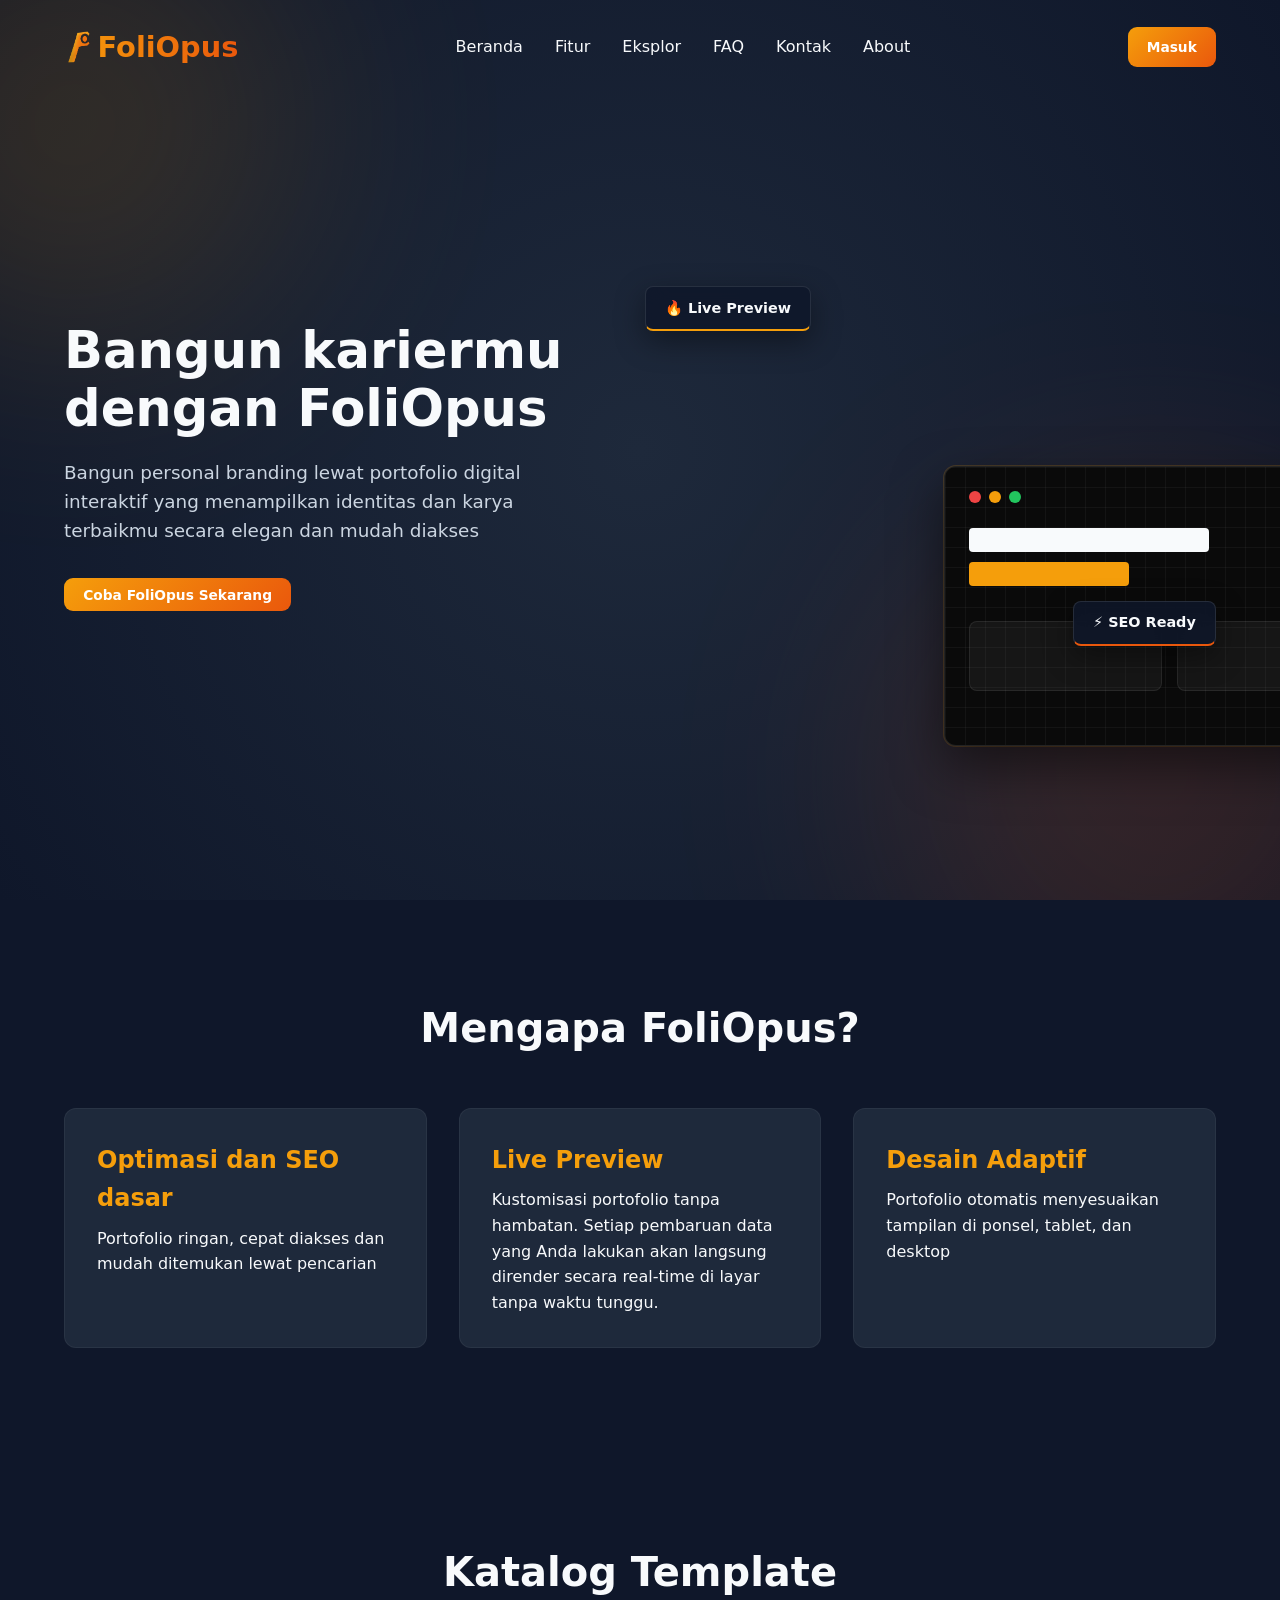
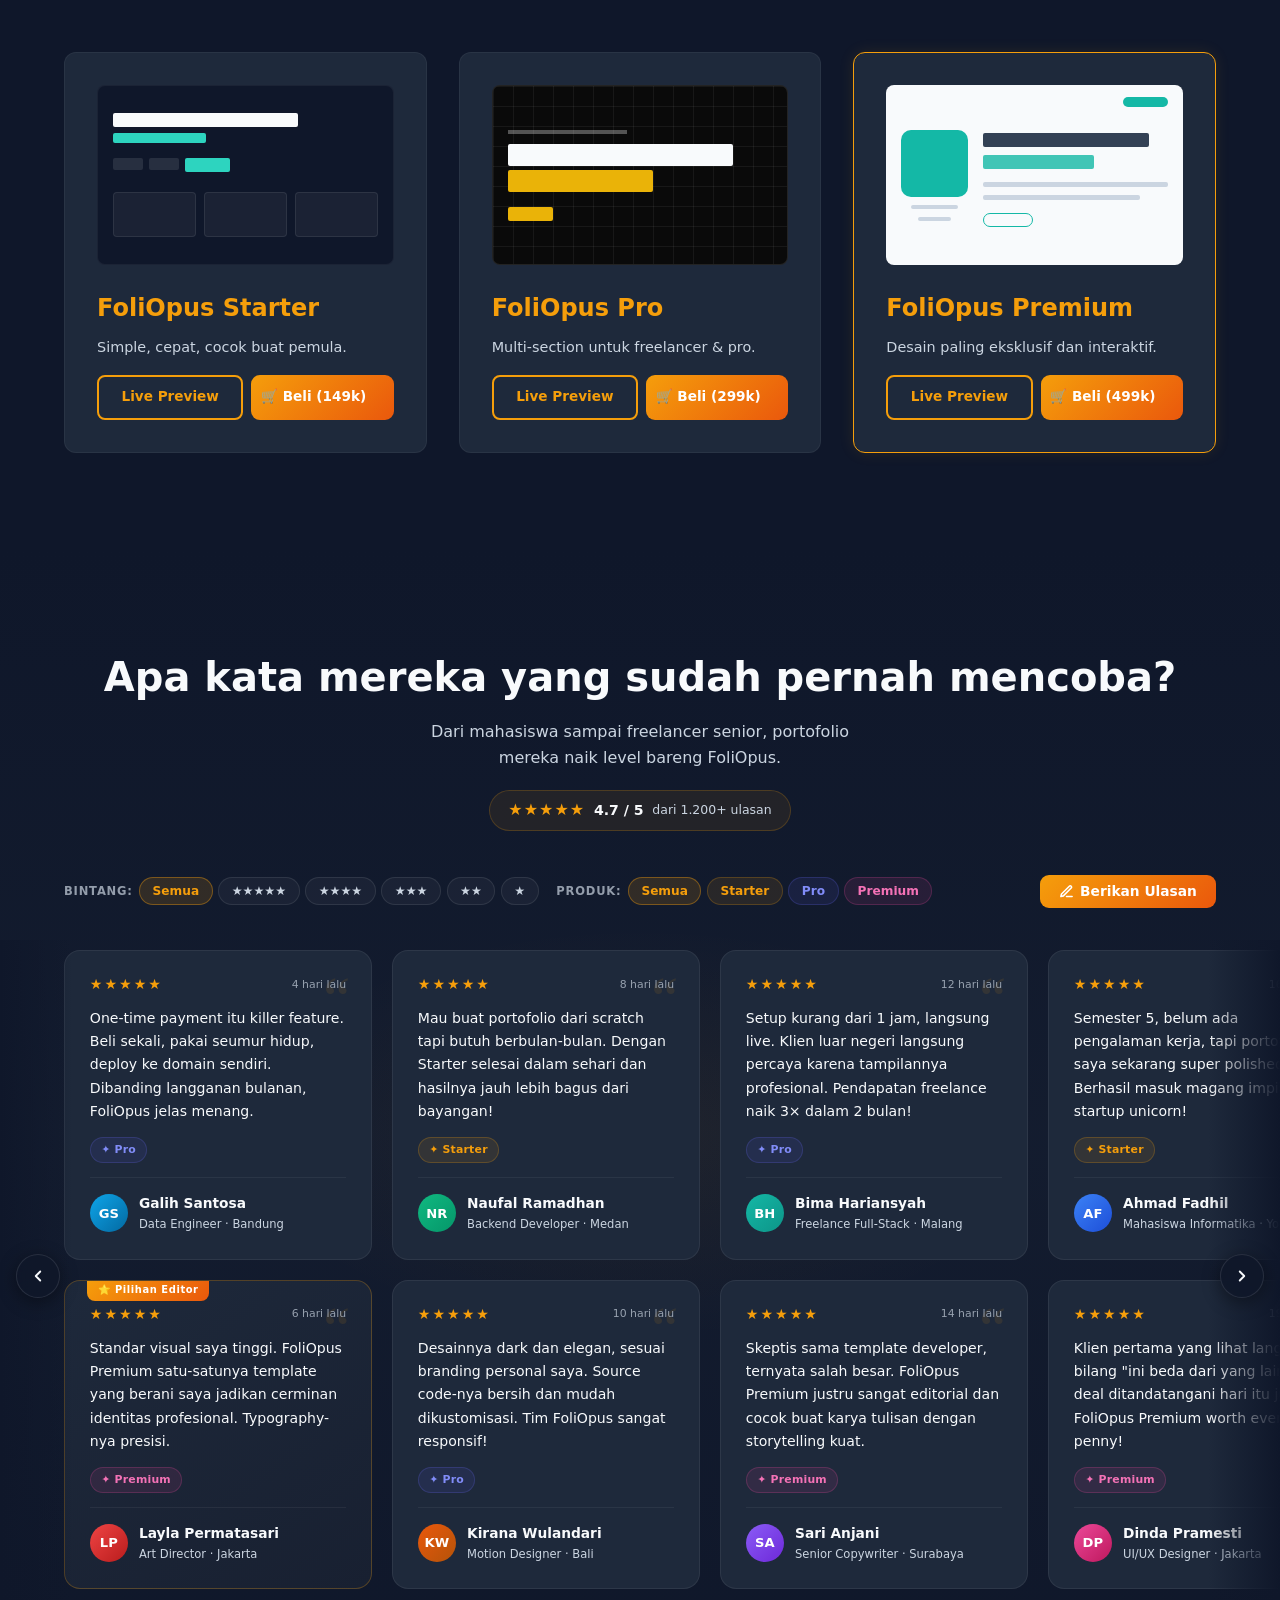
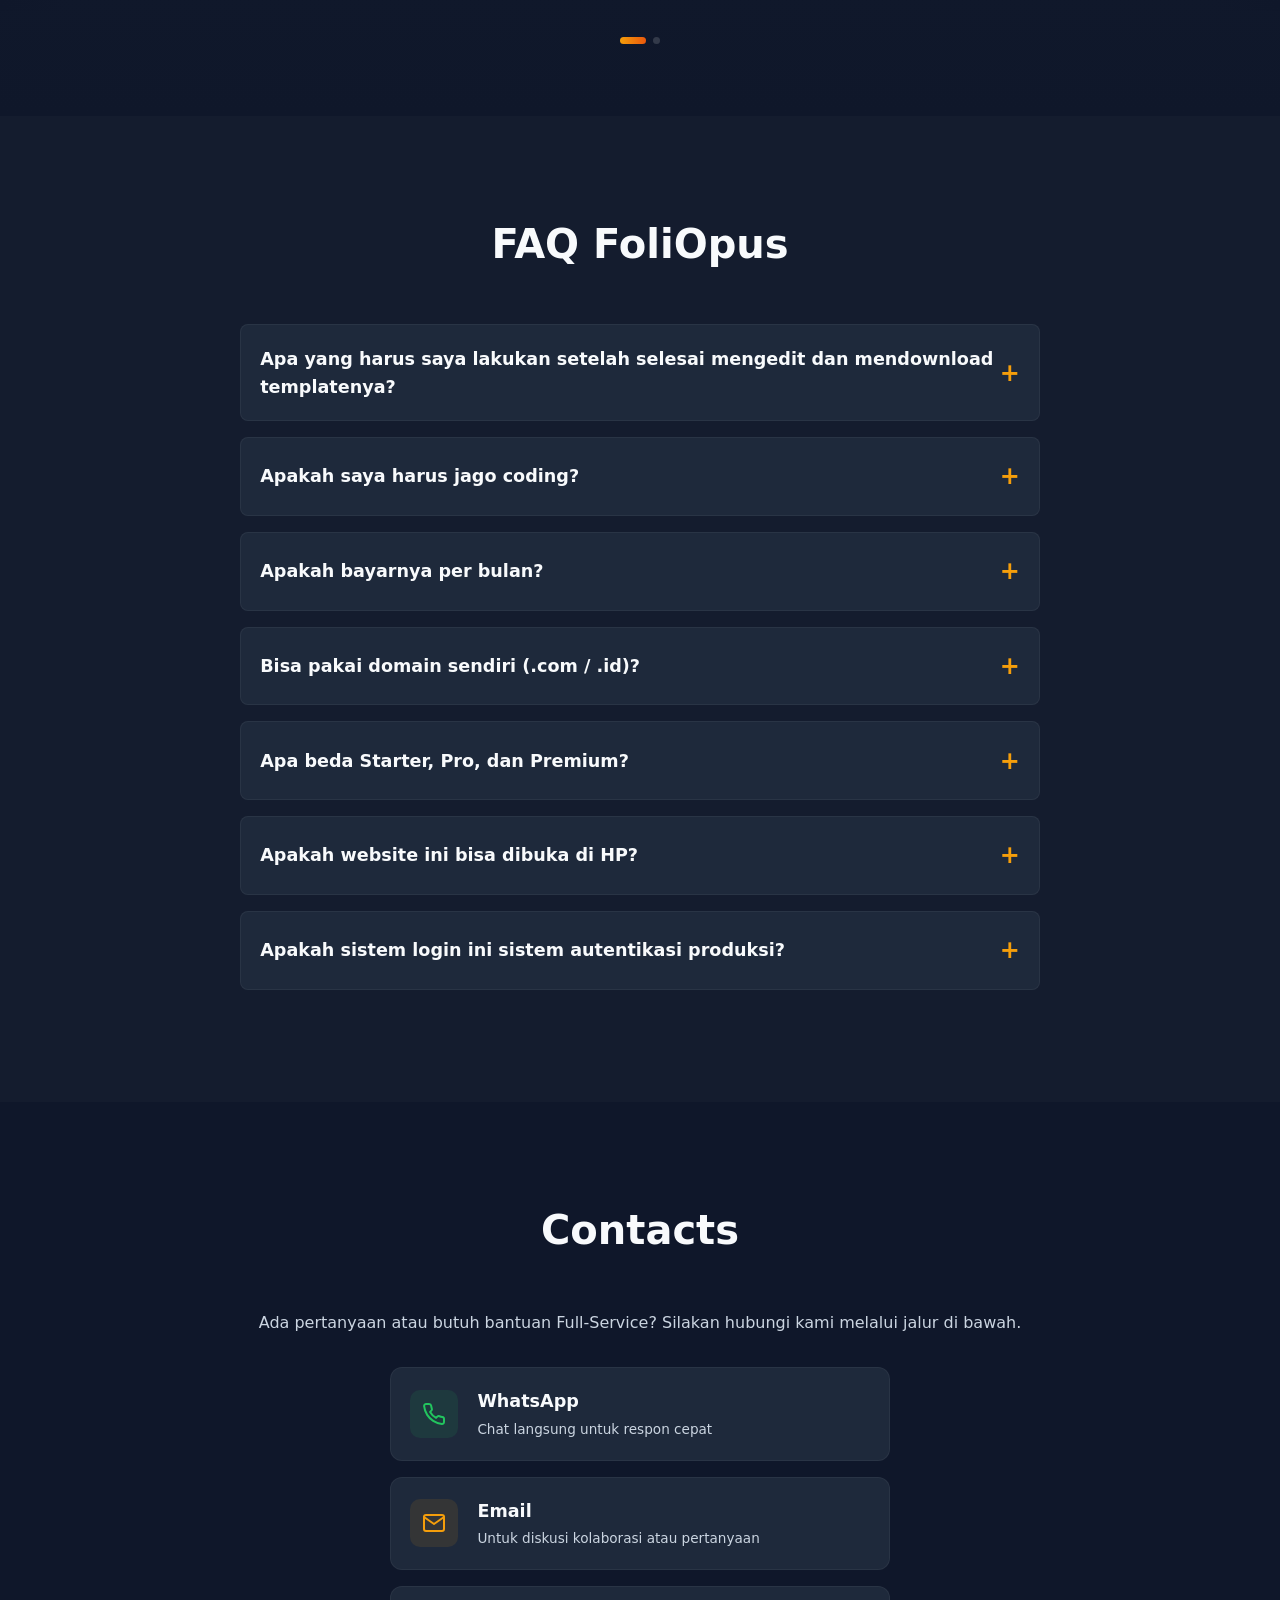
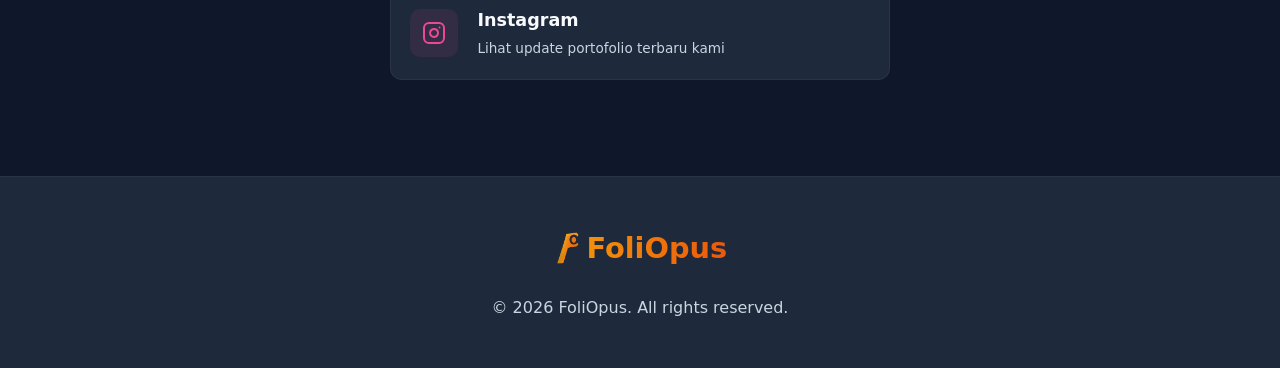
<file: index.html>
<!DOCTYPE html>
<html lang="id">
<head>
    <meta charset="UTF-8">
    <meta name="viewport" content="width=device-width, initial-scale=1.0">
    <title>FoliOpus - Portofolio Digital Interaktif</title>
    <meta name="description" content="FoliOpus adalah platform pembuatan portofolio digital profesional dan interaktif secara instan untuk mahasiswa, freelancer, dan pencari kerja.">
    <link rel="stylesheet" href="style.css">
    <link rel="stylesheet" href="testi.css">
</head>
<body>
    <div id="nav-trigger" style="position: absolute; top: 50px; width: 100%; height: 1px; visibility: hidden;"></div>

    <nav class="navbar">
        <div class="logo">
            <img src="assets/logo.png" alt="FoliOpus Logo" class="logo-img">
            FoliOpus
        </div>
        <ul class="nav-links">
            <li><a href="#hero">Beranda</a></li>
            <li><a href="#features">Fitur</a></li>
            <li><a href="#templates">Eksplor</a></li>
            <li><a href="#faq">FAQ</a></li>
            <li><a href="#contact">Kontak</a></li>
            <li><a href="about.html">About</a></li>
        </ul>
        <a href="login.html" class="btn-primary" aria-label="Masuk ke dashboard">Masuk</a>
    </nav>

    <header id="hero" class="hero">
        <div class="hero-grid">
            <div class="hero-content">
                <h1>Bangun kariermu dengan FoliOpus</h1>
                <p>Bangun personal branding lewat portofolio digital interaktif yang menampilkan identitas dan karya terbaikmu secara elegan dan mudah diakses</p>
                <div class="hero-cta">
                    <button class="btn-primary large" onclick="document.getElementById('templates').scrollIntoView({ behavior: 'smooth' });">Coba FoliOpus Sekarang</button>
                </div>
            </div>
            
            <div class="hero-visual">
                <div class="floating-mockup">
                    <div class="fm-content">
                        <div class="fm-header">
                            <div class="fm-dot"></div><div class="fm-dot"></div><div class="fm-dot"></div>
                        </div>
                        <div class="fm-title"></div>
                        <div class="fm-subtitle"></div>
                        <div class="fm-cards">
                            <div class="fm-card"></div>
                            <div class="fm-card"></div>
                        </div>
                    </div>
                </div>
                <div class="floating-badge fb-1">🔥 Live Preview</div>
                <div class="floating-badge fb-2">⚡ SEO Ready</div>
            </div>
        </div>
    </header>

    <section id="features" class="features">
        <h2>Mengapa FoliOpus?</h2>
        <div class="grid-container">
            <div class="card feature-card">
                <h3>Optimasi dan SEO dasar</h3>
                <p>Portofolio ringan, cepat diakses dan mudah ditemukan lewat pencarian</p>
            </div>
            <div class="card feature-card">
                <h3>Live Preview</h3>
                <p>Kustomisasi portofolio tanpa hambatan. Setiap pembaruan data yang Anda lakukan akan langsung dirender secara real-time di layar tanpa waktu tunggu.</p>
            </div>
            <div class="card feature-card">
                <h3>Desain Adaptif</h3>
                <p>Portofolio otomatis menyesuaikan tampilan di ponsel, tablet, dan desktop</p>
            </div>
        </div>
    </section>

    <section id="templates" class="templates">
        <h2>Katalog Template</h2>
        <div class="grid-container">
            
            <div class="card template-card" style="cursor: default;">
                <div class="mockup-preview mockup-starter">
                    <div class="m-title"></div>
                    <div class="m-subtitle"></div>
                    <div class="m-tags">
                        <div class="m-tag"></div>
                        <div class="m-tag"></div>
                        <div class="m-tag-active"></div>
                    </div>
                    <div class="m-cards">
                        <div class="m-card"></div>
                        <div class="m-card"></div>
                        <div class="m-card"></div>
                    </div>
                </div>
                <h3>FoliOpus Starter</h3>
                <p style="color: var(--text-muted); font-size: 0.9rem;">Simple, cepat, cocok buat pemula.</p>
                <div style="display: flex; gap: 0.5rem; margin-top: 1rem;">
                    <a href="editor.html?template=template-1&mode=preview" class="btn-secondary" style="flex: 1; text-align: center; padding: 0.6rem; font-size: 0.85rem;">Live Preview</a>
                    <a href="payment.html?template=starter" class="btn-primary" style="flex: 1; text-align: center; padding: 0.6rem; font-size: 0.85rem;">🛒 Beli (149k)</a>
                </div>
            </div>

            <div class="card template-card" style="cursor: default;">
                <div class="mockup-preview mockup-pro">
                    <div class="m-eyebrow"></div>
                    <div class="m-title-1"></div>
                    <div class="m-title-2"></div>
                    <div class="m-btn"></div>
                </div>
                <h3>FoliOpus Pro</h3>
                <p style="color: var(--text-muted); font-size: 0.9rem;">Multi-section untuk freelancer & pro.</p>
                <div style="display: flex; gap: 0.5rem; margin-top: 1rem;">
                    <a href="editor.html?template=template-2&mode=preview" class="btn-secondary" style="flex: 1; text-align: center; padding: 0.6rem; font-size: 0.85rem;">Live Preview</a>
                    <a href="payment.html?template=pro" class="btn-primary" style="flex: 1; text-align: center; padding: 0.6rem; font-size: 0.85rem;">🛒 Beli (299k)</a>
                </div>
            </div>

            <div class="card template-card" style="cursor: default; border-color: var(--primary-yellow); box-shadow: 0 0 15px rgba(245, 158, 11, 0.1);">
                <div class="mockup-preview mockup-premium">
                    <div class="m-nav"></div>
                    <div class="m-left">
                        <div class="m-avatar"></div>
                        <div class="m-left-line"></div>
                        <div class="m-left-line" style="width: 50%;"></div>
                    </div>
                    <div class="m-right">
                        <div class="m-title-serif"></div>
                        <div class="m-title-italic"></div>
                        <div class="m-text"></div>
                        <div class="m-text-2"></div>
                        <div class="m-btn-outline"></div>
                    </div>
                </div>
                <h3>FoliOpus Premium</h3>
                <p style="color: var(--text-muted); font-size: 0.9rem;">Desain paling eksklusif dan interaktif.</p>
                <div style="display: flex; gap: 0.5rem; margin-top: 1rem;">
                    <a href="editor.html?template=template-3&mode=preview" class="btn-secondary" style="flex: 1; text-align: center; padding: 0.6rem; font-size: 0.85rem;">Live Preview</a>
                    <a href="payment.html?template=premium" class="btn-primary" style="flex: 1; text-align: center; padding: 0.6rem; font-size: 0.85rem;">🛒 Beli (499k)</a>
                </div>
            </div>

        </div>
    </section>

<section id="testimonials" class="testimonials">

        <div class="testimonials-head">
            <h2>Apa kata mereka yang sudah pernah mencoba?</h2>
            <p>Dari mahasiswa sampai freelancer senior, portofolio mereka naik level bareng FoliOpus.</p>
            <div class="testi-rating-bar">
                <span class="stars-agg">&#9733;&#9733;&#9733;&#9733;&#9733;</span>
                <strong id="testiAvgScore">4.9 / 5</strong>
                <span id="testiTotalCount">dari 1.200+ ulasan</span>
            </div>
        </div>

        <div class="testi-toolbar">
            <div class="testi-filter-group" role="group" aria-label="Filter bintang">
                <span class="testi-filter-label">Bintang:</span>
                <button class="testi-filter-btn active" data-filter-star="all">Semua</button>
                <button class="testi-filter-btn" data-filter-star="5">&#9733;&#9733;&#9733;&#9733;&#9733;</button>
                <button class="testi-filter-btn" data-filter-star="4">&#9733;&#9733;&#9733;&#9733;</button>
                <button class="testi-filter-btn" data-filter-star="3">&#9733;&#9733;&#9733;</button>
                <button class="testi-filter-btn" data-filter-star="2">&#9733;&#9733;</button>
                <button class="testi-filter-btn" data-filter-star="1">&#9733;</button>
            </div>
            <div class="testi-filter-group" role="group" aria-label="Filter produk">
                <span class="testi-filter-label">Produk:</span>
                <button class="testi-filter-btn active" data-filter-product="all">Semua</button>
                <button class="testi-filter-btn tp-starter" data-filter-product="starter">Starter</button>
                <button class="testi-filter-btn tp-pro"     data-filter-product="pro">Pro</button>
                <button class="testi-filter-btn tp-premium" data-filter-product="premium">Premium</button>
            </div>
            <button class="btn-primary testi-review-btn" id="openReviewModal">
                <svg width="15" height="15" viewBox="0 0 24 24" fill="none" stroke="currentColor" stroke-width="2.5" stroke-linecap="round" stroke-linejoin="round"><path d="M12 20h9"/><path d="M16.5 3.5a2.121 2.121 0 0 1 3 3L7 19l-4 1 1-4 12.5-12.5z"/></svg>
                Berikan Ulasan
            </button>
        </div>

        <div class="testi-track-outer">
            <button class="testi-arrow testi-arrow-prev" id="testiPrev" aria-label="Sebelumnya">
                <svg viewBox="0 0 24 24" fill="none" stroke="currentColor" stroke-width="2.5" stroke-linecap="round" stroke-linejoin="round"><polyline points="15 18 9 12 15 6"/></svg>
            </button>
            <button class="testi-arrow testi-arrow-next" id="testiNext" aria-label="Berikutnya">
                <svg viewBox="0 0 24 24" fill="none" stroke="currentColor" stroke-width="2.5" stroke-linecap="round" stroke-linejoin="round"><polyline points="9 18 15 12 9 6"/></svg>
            </button>

            <div class="testi-track" id="testiTrack">
            </div>

            <div class="testi-empty hidden" id="testiEmpty">
                <span style="font-size:2rem;">&#128269;</span>
                <p>Belum ada ulasan untuk filter ini.<br>Jadilah yang pertama!</p>
                <button class="btn-primary" id="openReviewModal2">Berikan Ulasan</button>
            </div>
        </div>

        <div class="testi-dots" id="testiDots" role="tablist" aria-label="Navigasi halaman ulasan"></div>

    </section>

    <div class="testi-modal-ov" id="reviewModalOv" role="dialog" aria-modal="true" aria-labelledby="reviewModalTitle">
        <div class="testi-modal-box">
            <div class="testi-modal-hd">
                <h3 id="reviewModalTitle">&#9733; Berikan Ulasanmu</h3>
                <button class="testi-modal-x" id="closeReviewModal" aria-label="Tutup">&#10005;</button>
            </div>
            <div class="testi-modal-bd">

                <div class="testi-modal-fg">
                    <label>Template yang Digunakan <span class="req">*</span></label>
                    <div class="rv-product-pick" id="rv-product-pick">
                        <button type="button" class="rv-prod-btn tp-starter" data-prod="starter">&#10022; Starter</button>
                        <button type="button" class="rv-prod-btn tp-pro"     data-prod="pro">&#10022; Pro</button>
                        <button type="button" class="rv-prod-btn tp-premium" data-prod="premium">&#10022; Premium</button>
                    </div>
                    <span class="rv-err" id="rv-prod-err"></span>
                </div>

                <div class="testi-modal-fg">
                    <label>Rating <span class="req">*</span></label>
                    <div class="rv-stars" id="rv-stars" role="radiogroup" aria-label="Pilih rating">
                        <button type="button" class="rv-star" data-val="1" aria-label="1 bintang">&#9733;</button>
                        <button type="button" class="rv-star" data-val="2" aria-label="2 bintang">&#9733;</button>
                        <button type="button" class="rv-star" data-val="3" aria-label="3 bintang">&#9733;</button>
                        <button type="button" class="rv-star" data-val="4" aria-label="4 bintang">&#9733;</button>
                        <button type="button" class="rv-star" data-val="5" aria-label="5 bintang">&#9733;</button>
                    </div>
                    <span class="rv-star-label" id="rv-star-label">Pilih rating</span>
                    <span class="rv-err" id="rv-star-err"></span>
                </div>

                <div class="testi-modal-fg">
                    <label for="rv-text">Ulasan <span class="req">*</span></label>
                    <textarea id="rv-text" rows="4" placeholder="Ceritakan pengalamanmu menggunakan FoliOpus. Apa yang paling berkesan? (Min 15 karakter)" maxlength="280"></textarea>
                    <div class="rv-char-count"><span id="rv-char">0</span> / 280 karakter</div>
                    <span class="rv-err" id="rv-text-err"></span>
                </div>

                <div class="rv-tips">
                    <span>&#128161;</span>
                    <p>Ulasan jujur dan spesifik membantu pengguna lain membuat keputusan yang tepat.</p>
                </div>

            </div>
            <div class="testi-modal-ft">
                <button class="btn-ghost-dark" id="cancelReview">Batal</button>
                <button class="btn-primary" id="submitReview">
                    <span id="rv-btn-text">Kirim Ulasan</span>
                    <span class="rv-spinner hidden" id="rv-spinner"></span>
                </button>
            </div>
        </div>
    </div>

    <div class="testi-modal-ov" id="replyModalOv" role="dialog" aria-modal="true" aria-labelledby="replyModalTitle">
        <div class="testi-modal-box">

            <div class="testi-modal-hd">
                <h3 id="replyModalTitle" style="display:flex;align-items:center;gap:.4rem">
                    <svg width="15" height="15" viewBox="0 0 24 24" fill="#f59e0b" style="flex-shrink:0">
                        <path d="M12 2L3 7v5c0 5.25 3.75 10.15 9 11.35C17.25 22.15 21 17.25 21 12V7L12 2z"/>
                    </svg>
                    Balas Ulasan
                    <span class="modal-admin-badge">&#10022; Admin FoliOpus</span>
                </h3>
                <button class="testi-modal-x" id="closeReplyModal" aria-label="Tutup">&#10005;</button>
            </div>

            <div class="testi-modal-bd">

                <span class="reply-preview-label">&#128172; Membalas ulasan:</span>
                <div id="replyReviewPreview"></div>

                <div class="testi-modal-fg">
                    <label for="rp-text">Balasan Resmi <span class="req">*</span></label>
                    <textarea id="rp-text" rows="4"
                        placeholder="Min 10 karakter"
                        maxlength="300"></textarea>
                    <div class="rp-char-count"><span id="rp-char">0</span> / 300 karakter</div>
                    <span class="rv-err" id="rp-text-err"></span>
                </div>

                <div class="rv-tips">
                    <span>&#128737;&#65039;</span>
                    <p>Balasan ini ditampilkan dengan badge resmi <strong style="color:#f59e0b">Tim FoliOpus</strong> dan terlihat semua pengunjung. Balas dengan profesional dan spesifik sesuai ulasan.</p>
                </div>

            </div>

            <div class="testi-modal-ft">
                <button class="btn-ghost-dark" id="cancelReply">Batal</button>
                <button class="btn-primary" id="submitReply">
                    <span id="rp-btn-text">Kirim Balasan</span>
                    <span class="rv-spinner hidden" id="rp-spinner"></span>
                </button>
            </div>

        </div>
    </div>

    <div class="testi-modal-ov" id="deleteModalOv" role="dialog" aria-modal="true" aria-labelledby="deleteModalTitle">
        <div class="testi-modal-box" style="max-width: 400px;">
            <div class="testi-modal-hd">
                <h3 id="deleteModalTitle" style="color: #ef4444; display: flex; align-items: center; gap: 0.4rem;">
                    <svg width="18" height="18" viewBox="0 0 24 24" fill="none" stroke="currentColor" stroke-width="2.5" stroke-linecap="round" stroke-linejoin="round"><path d="M3 6h18"></path><path d="M19 6v14a2 2 0 0 1-2 2H7a2 2 0 0 1-2-2V6m3 0V4a2 2 0 0 1 2-2h4a2 2 0 0 1 2 2v2"></path></svg>
                    Hapus Ulasan
                </h3>
                <button class="testi-modal-x" id="closeDeleteModal" aria-label="Tutup">&#10005;</button>
            </div>
            <div class="testi-modal-bd">
                <p style="font-size: 0.9rem; color: #cbd5e1; line-height: 1.5; margin: 0;">
                    Apakah kamu yakin ingin menghapus ulasan ini? Tindakan ini tidak bisa dibatalkan.
                </p>
            </div>
            <div class="testi-modal-ft">
                <button class="btn-ghost-dark" id="cancelDeleteBtn">Batal</button>
                <button class="btn-primary" id="confirmDeleteBtn" style="background: linear-gradient(135deg, #ef4444, #b91c1c);">
                    <span id="del-btn-text">Ya, Hapus</span>
                </button>
            </div>
        </div>
    </div>
    
    <section id="faq" class="features" style="background-color: rgba(255,255,255,0.02);">
        <h2>FAQ FoliOpus</h2>
        <div class="faq-container" style="max-width: 800px; margin: 0 auto; text-align: left;">
            <details class="faq-item">
                <summary>Apa yang harus saya lakukan setelah selesai mengedit dan mendownload templatenya?</summary>
                <div class="faq-body">Anda bisa menghubungi admin melalui contact yang ada untuk proses selanjutnya.</div>
            </details>
            <details class="faq-item">
                <summary>Apakah saya harus jago coding?</summary>
                <div class="faq-body">Sama sekali tidak! Template kami sudah dirancang agar kamu tinggal mengganti teks dan foto tanpa perlu menyentuh struktur kode yang rumit.</div>
            </details>
            <details class="faq-item">
                <summary>Apakah bayarnya per bulan?</summary>
                <div class="faq-body">Tidak, pembayaran sistem lisensi sekali bayar (one-time payment). Beli sekali, pakai berkali-kali untuk portofoliomu.</div>
            </details>
            <details class="faq-item">
                <summary>Bisa pakai domain sendiri (.com / .id)?</summary>
                <div class="faq-body">Tentu saja. Setelah <em>source code</em> kamu dapatkan, kamu bisa <em>deploy</em> di mana saja dan menyambungkannya ke domain pribadi.</div>
            </details>
            <details class="faq-item">
                <summary>Apa beda Starter, Pro, dan Premium?</summary>
                <div class="faq-body">
                    Setiap template dirancang untuk kebutuhan dan tingkat karier yang berbeda:<br><br>
                    <ul style="padding-left: 1.2rem; margin-top: 0.5rem; line-height: 1.8;">
                        <li><strong>Starter:</strong> Portofolio <em>single-page</em> bernuansa gelap yang simpel, fokus pada <em>tech stack</em> dan proyek. Sangat pas untuk <em>developer</em> pemula atau mahasiswa.</li>
                        <li><strong>Pro:</strong> Tampil berani dengan nuansa hitam dan emas. Memiliki <em>multi-section</em> untuk menampilkan metrik statistik, log pekerjaan, dan keahlian mendetail. Cocok untuk <em>freelancer</em> dan profesional.</li>
                        <li><strong>Premium:</strong> Desain paling bersih dan eksklusif dengan tipografi ala editorial. Menawarkan alur penceritaan (<em>case study</em>) untuk menonjolkan proses di balik karyamu. Sangat direkomendasikan untuk kreator tingkat senior.</li>
                    </ul>
                </div>
            </details>
            <details class="faq-item">
                <summary>Apakah website ini bisa dibuka di HP?</summary>
                <div class="faq-body">Tentu. Semua template dirancang mobile-first dan sudah diuji dari layar 360px sampai layar desktop besar.</div>
            </details>
            <details class="faq-item">
                <summary>Apakah sistem login ini sistem autentikasi produksi?</summary>
                <div class="faq-body">Tidak. Halaman login/register saat ini adalah <em>demo prototype</em> berbasis localStorage browser. Data akun hanya tersimpan di perangkat lokal pengguna dan tidak dienkripsi. Sistem ini tidak boleh dianggap sebagai autentikasi produksi. Untuk versi commercial release, autentikasi akan dipindahkan ke backend yang aman.</div>
            </details>
        </div>
    </section>

    <section id="contact" class="features">
        <h2>Contacts</h2>
        <p style="color: var(--text-muted); margin-bottom: 2rem;">Ada pertanyaan atau butuh bantuan Full-Service? Silakan hubungi kami melalui jalur di bawah.</p>
        
        <div style="max-width: 500px; margin: 0 auto; display: flex; flex-direction: column; gap: 1rem;">

            <a href="https://wa.me/6282155635210" target="_blank" class="contact-link">
                <div class="c-icon" style="background: rgba(34, 197, 94, 0.1); color: #22c55e;">
                    <svg viewBox="0 0 24 24" fill="none" stroke="currentColor" stroke-width="2" stroke-linecap="round" stroke-linejoin="round">
                        <path d="M22 16.92v3a2 2 0 0 1-2.18 2 19.79 19.79 0 0 1-8.63-3.07 19.5 19.5 0 0 1-6-6 19.79 19.79 0 0 1-3.07-8.67A2 2 0 0 1 4.11 2h3a2 2 0 0 1 2 1.72 12.84 12.84 0 0 0 .7 2.81 2 2 0 0 1-.45 2.11L8.09 9.91a16 16 0 0 0 6 6l1.27-1.27a2 2 0 0 1 2.11-.45 12.84 12.84 0 0 0 2.81.7A2 2 0 0 1 22 16.92z"></path>
                    </svg>
                </div>
                <div class="c-text">
                    <h4>WhatsApp</h4>
                    <p>Chat langsung untuk respon cepat</p>
                </div>
            </a>

            <a href="mailto:foliopus02@gmail.com" class="contact-link">
                <div class="c-icon" style="background: rgba(245, 158, 11, 0.1); color: var(--primary-yellow);">
                    <svg viewBox="0 0 24 24" fill="none" stroke="currentColor" stroke-width="2" stroke-linecap="round" stroke-linejoin="round">
                        <path d="M4 4h16c1.1 0 2 .9 2 2v12c0 1.1-.9 2-2 2H4c-1.1 0-2-.9-2-2V6c0-1.1.9-2 2-2z"></path>
                        <polyline points="22,6 12,13 2,6"></polyline>
                    </svg>
                </div>
                <div class="c-text">
                    <h4>Email</h4>
                    <p>Untuk diskusi kolaborasi atau pertanyaan</p>
                </div>
            </a>

            <a href="https://www.instagram.com/foliopus?igsh=aTB4cHBiZWUxNmZ6" target="_blank" class="contact-link">
                <div class="c-icon" style="background: rgba(236, 72, 153, 0.1); color: #ec4899;">
                    <svg viewBox="0 0 24 24" fill="none" stroke="currentColor" stroke-width="2" stroke-linecap="round" stroke-linejoin="round">
                        <rect x="2" y="2" width="20" height="20" rx="5" ry="5"></rect>
                        <path d="M16 11.37A4 4 0 1 1 12.63 8 4 4 0 0 1 16 11.37z"></path>
                        <line x1="17.5" y1="6.5" x2="17.51" y2="6.5"></line>
                    </svg>
                </div>
                <div class="c-text">
                    <h4>Instagram</h4>
                    <p>Lihat update portofolio terbaru kami</p>
                </div>
            </a>

        </div>
    </section>

    <footer class="footer">
        <div class="footer-content">
            <a href="index.html" class="logo" style="display:inline-flex; margin-bottom: 0.5rem; font-size: 1.8rem;">
                <img src="assets/logo.png" alt="" class="logo-img">
                FoliOpus
            </a>
            <p>&copy; 2026 FoliOpus. All rights reserved.</p>
        </div>
    </footer>

    <script src="testi.js"></script>
    <script src="script.js"></script>
</body>
</html>
</file>
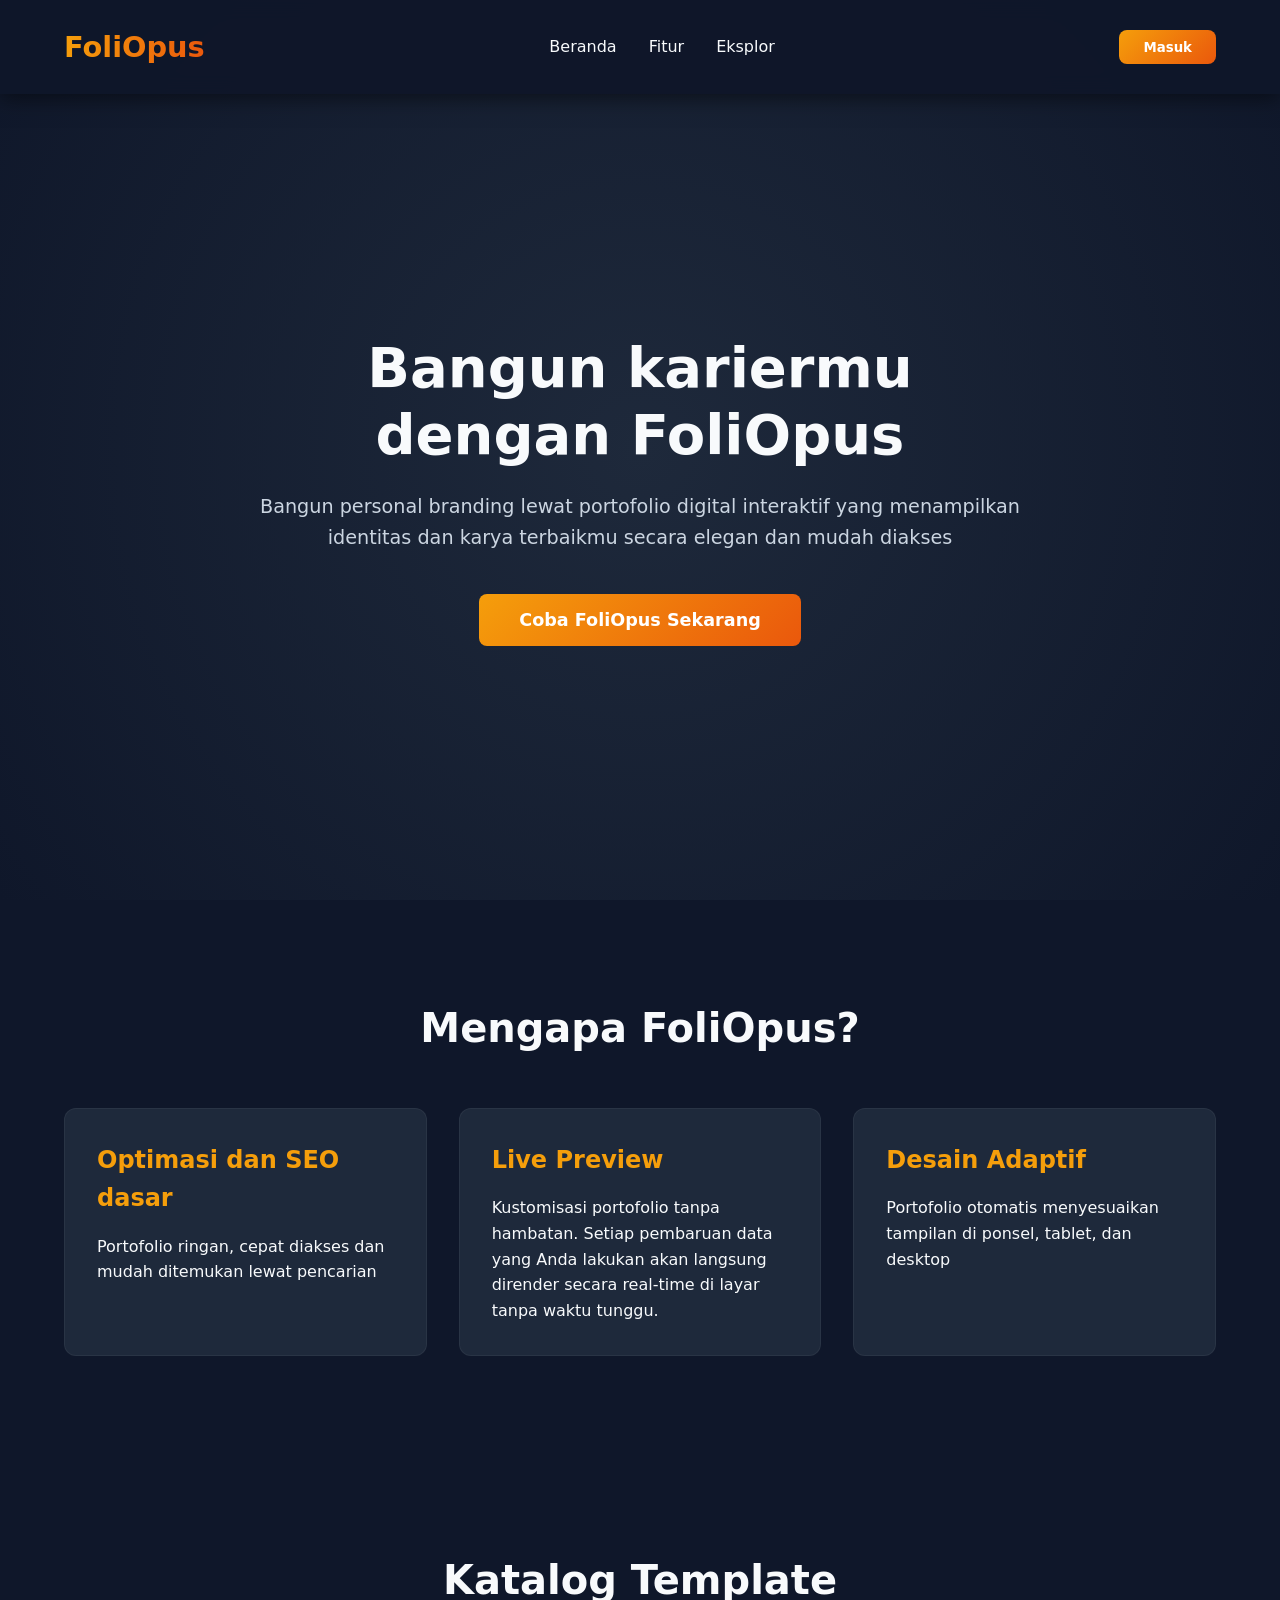
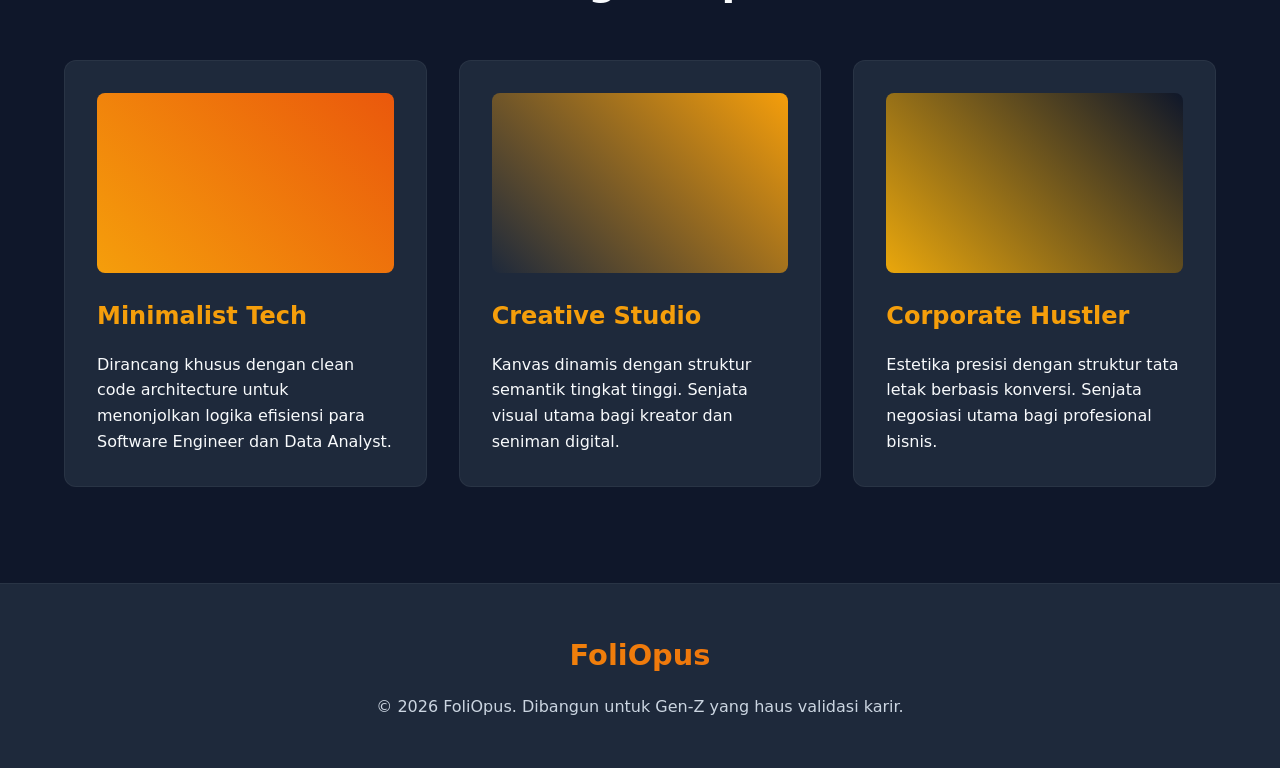
<file: FoliOpus/index.html>
<!DOCTYPE html>
<html lang="id">
<head>
    <meta charset="UTF-8">
    <meta name="viewport" content="width=device-width, initial-scale=1.0">
    <title>FoliOpus - Portofolio Digital Interaktif</title>
    <link rel="stylesheet" href="style.css">
</head>
<body>
    <!-- Elemen observer buat mancing perubahan navbar -->
    <div id="nav-trigger" style="position: absolute; top: 50px; width: 100%; height: 1px; visibility: hidden;"></div>

    <nav class="navbar">
        <div class="logo">FoliOpus</div>
        <ul class="nav-links">
            <li><a href="#hero">Beranda</a></li>
            <li><a href="#features">Fitur</a></li>
            <li><a href="#templates">Eksplor</a></li>
        </ul>
        <button class="btn-primary" aria-label="Masuk ke dashboard">Masuk</button>
    </nav>

    <header id="hero" class="hero">
        <div class="hero-content">
            <h1>Bangun kariermu dengan FoliOpus</h1>
            <p>Bangun personal branding lewat portofolio digital interaktif yang menampilkan identitas dan karya terbaikmu secara elegan dan mudah diakses</p>
            <div class="hero-cta">
                <button class="btn-primary large">Coba FoliOpus Sekarang</button>
            </div>
        </div>
    </header>

    <section id="features" class="features">
        <h2>Mengapa FoliOpus?</h2>
        <div class="grid-container">
            <div class="card feature-card">
                <h3>Optimasi dan SEO dasar</h3>
                <p>Portofolio ringan, cepat diakses dan mudah ditemukan lewat pencarian</p>
            </div>
            <div class="card feature-card">
                <h3>Live Preview</h3>
                <p>Kustomisasi portofolio tanpa hambatan. Setiap pembaruan data yang Anda lakukan akan langsung dirender secara real-time di layar tanpa waktu tunggu.</p>
            </div>
            <div class="card feature-card">
                <h3>Desain Adaptif</h3>
                <p>Portofolio otomatis menyesuaikan tampilan di ponsel, tablet, dan desktop</p>
            </div>
        </div>
    </section>

    <section id="templates" class="templates">
        <h2>Katalog Template</h2>
        <div class="grid-container">
            <div class="card template-card" data-url="./template-1/index.html">
                <div class="template-img" style="background: linear-gradient(45deg, #f59e0b, #ea580c);"></div>
                <h3>Minimalist Tech</h3>
                <p>Dirancang khusus dengan clean code architecture untuk menonjolkan logika efisiensi para Software Engineer dan Data Analyst.</p>
            </div>
            <div class="card template-card" data-status="coming-soon">
                <div class="template-img" style="background: linear-gradient(45deg, #1e293b, #f59e0b);"></div>
                <h3>Creative Studio</h3>
                <p>Kanvas dinamis dengan struktur semantik tingkat tinggi. Senjata visual utama bagi kreator dan seniman digital.</p>
            </div>
            <div class="card template-card" data-status="coming-soon">
                <div class="template-img" style="background: linear-gradient(45deg, #eaa70c, #0f172a);"></div>
                <h3>Corporate Hustler</h3>
                <p>Estetika presisi dengan struktur tata letak berbasis konversi. Senjata negosiasi utama bagi profesional bisnis.</p>
            </div>
        </div>
    </section>

    <footer class="footer">
        <div class="footer-content">
            <h2 class="logo">FoliOpus</h2>
            <p>&copy; 2026 FoliOpus. Dibangun untuk Gen-Z yang haus validasi karir.</p>
        </div>
    </footer>

    <script src="script.js"></script>
</body>
</html>
</file>
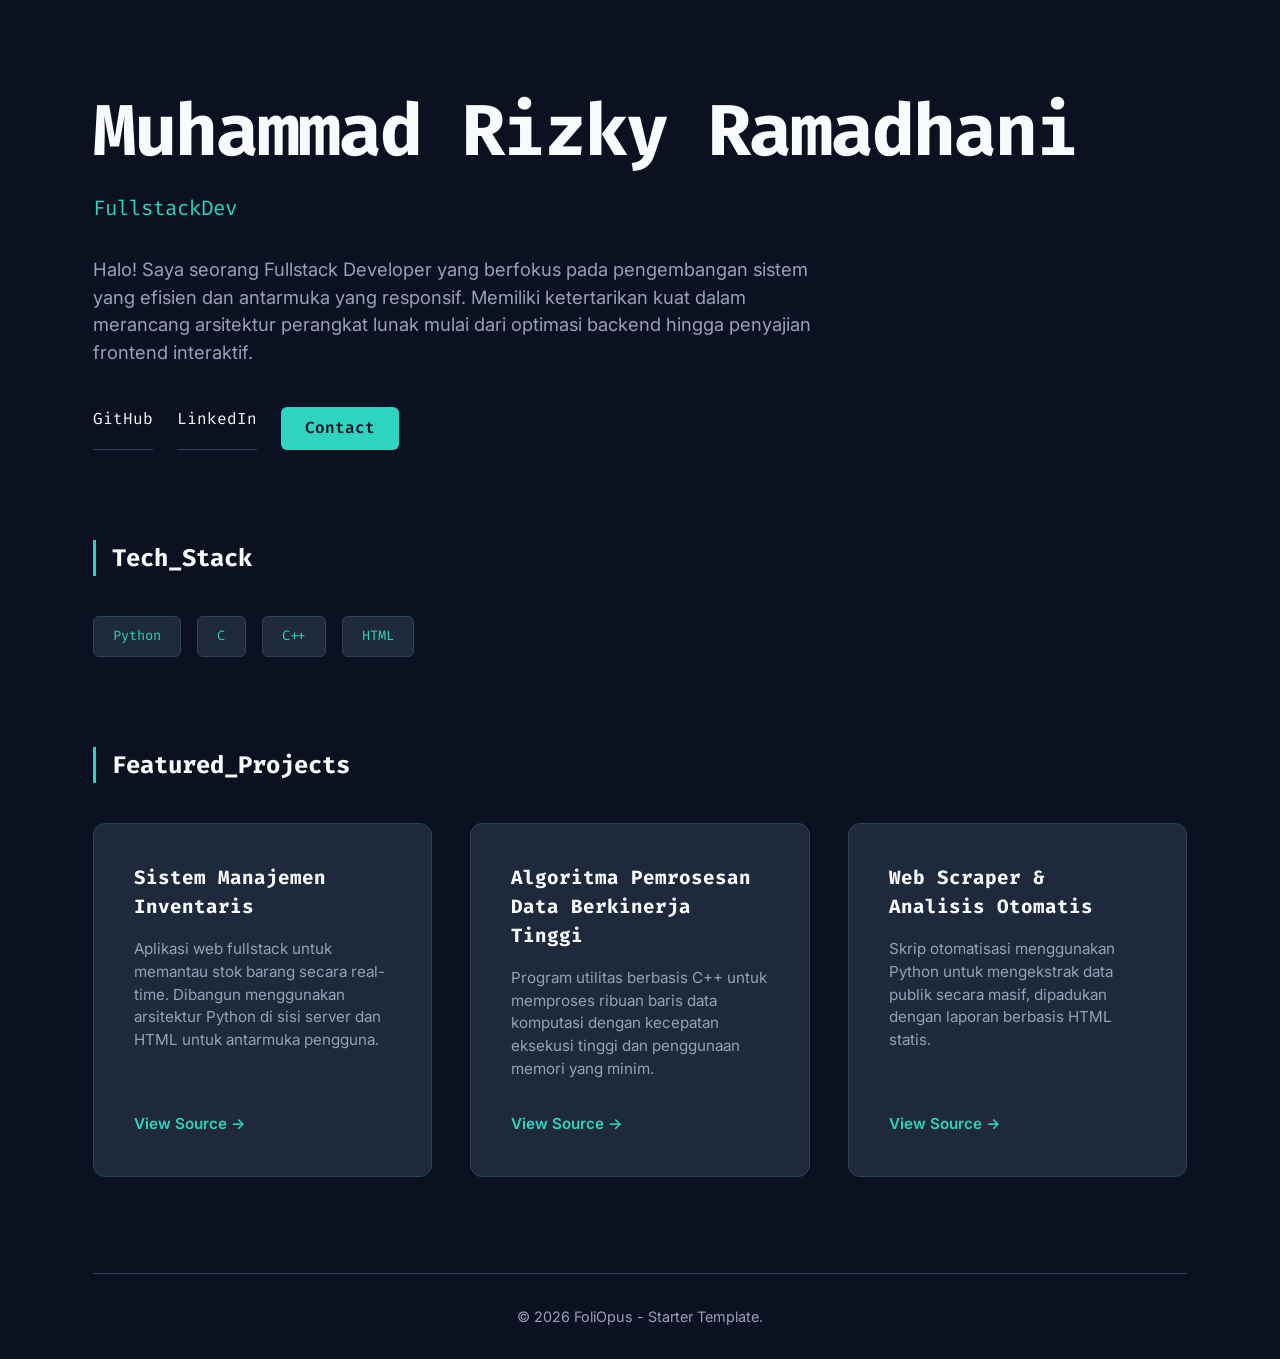
<file: template-1/index.html>
<!DOCTYPE html>
<html lang="en">
<head>
    <meta charset="UTF-8">
    <meta name="viewport" content="width=device-width, initial-scale=1.0">
    <title>FoliOpus Starter</title>
    <meta id="dynamic-meta-desc" name="description" content="Portofolio digital profesional.">
    <link rel="preconnect" href="https://fonts.googleapis.com">
    <link rel="preconnect" href="https://fonts.gstatic.com" crossorigin>
    <link href="https://fonts.googleapis.com/css2?family=Fira+Code:wght@400;600&family=Inter:wght@300;400;600&display=swap" rel="stylesheet">
    <link rel="stylesheet" href="style.css">
</head>
<body>
    <div class="container">
        <header class="header section">
            <div class="header-identity">
                <h1 class="glitch-text" id="render-nama"></h1>
                <h2 class="role" id="render-role"></h2>
            </div>
            <div class="header-narrative">
                <p class="bio" id="render-bio"></p>
                <div class="links">
                    <a href="#" id="render-github" class="btn-link" target="_blank">GitHub</a>
                    <a href="#" id="render-linkedin" class="btn-link" target="_blank">LinkedIn</a>
                    <a href="#" id="render-email" class="btn-link highlight">Ayo Diskusi!</a>
                </div>
            </div>
        </header>

        <section class="section skills-section">
            <h3 class="section-title">Tech_Stack</h3>
            <div class="skills-grid" id="render-skills">
                
</div>
        </section>

        <section class="section projects-section">
            <h3 class="section-title">Featured_Projects</h3>
            <div class="project-grid">
                
</div>
        </section>

        <footer class="footer">
            <p>&copy; 2026 FoliOpus - Starter Template.</p>
        </footer>
    </div>
    
    <script src="data.js"></script>
    <script src="script.js"></script>
</body>
</html>
</file>
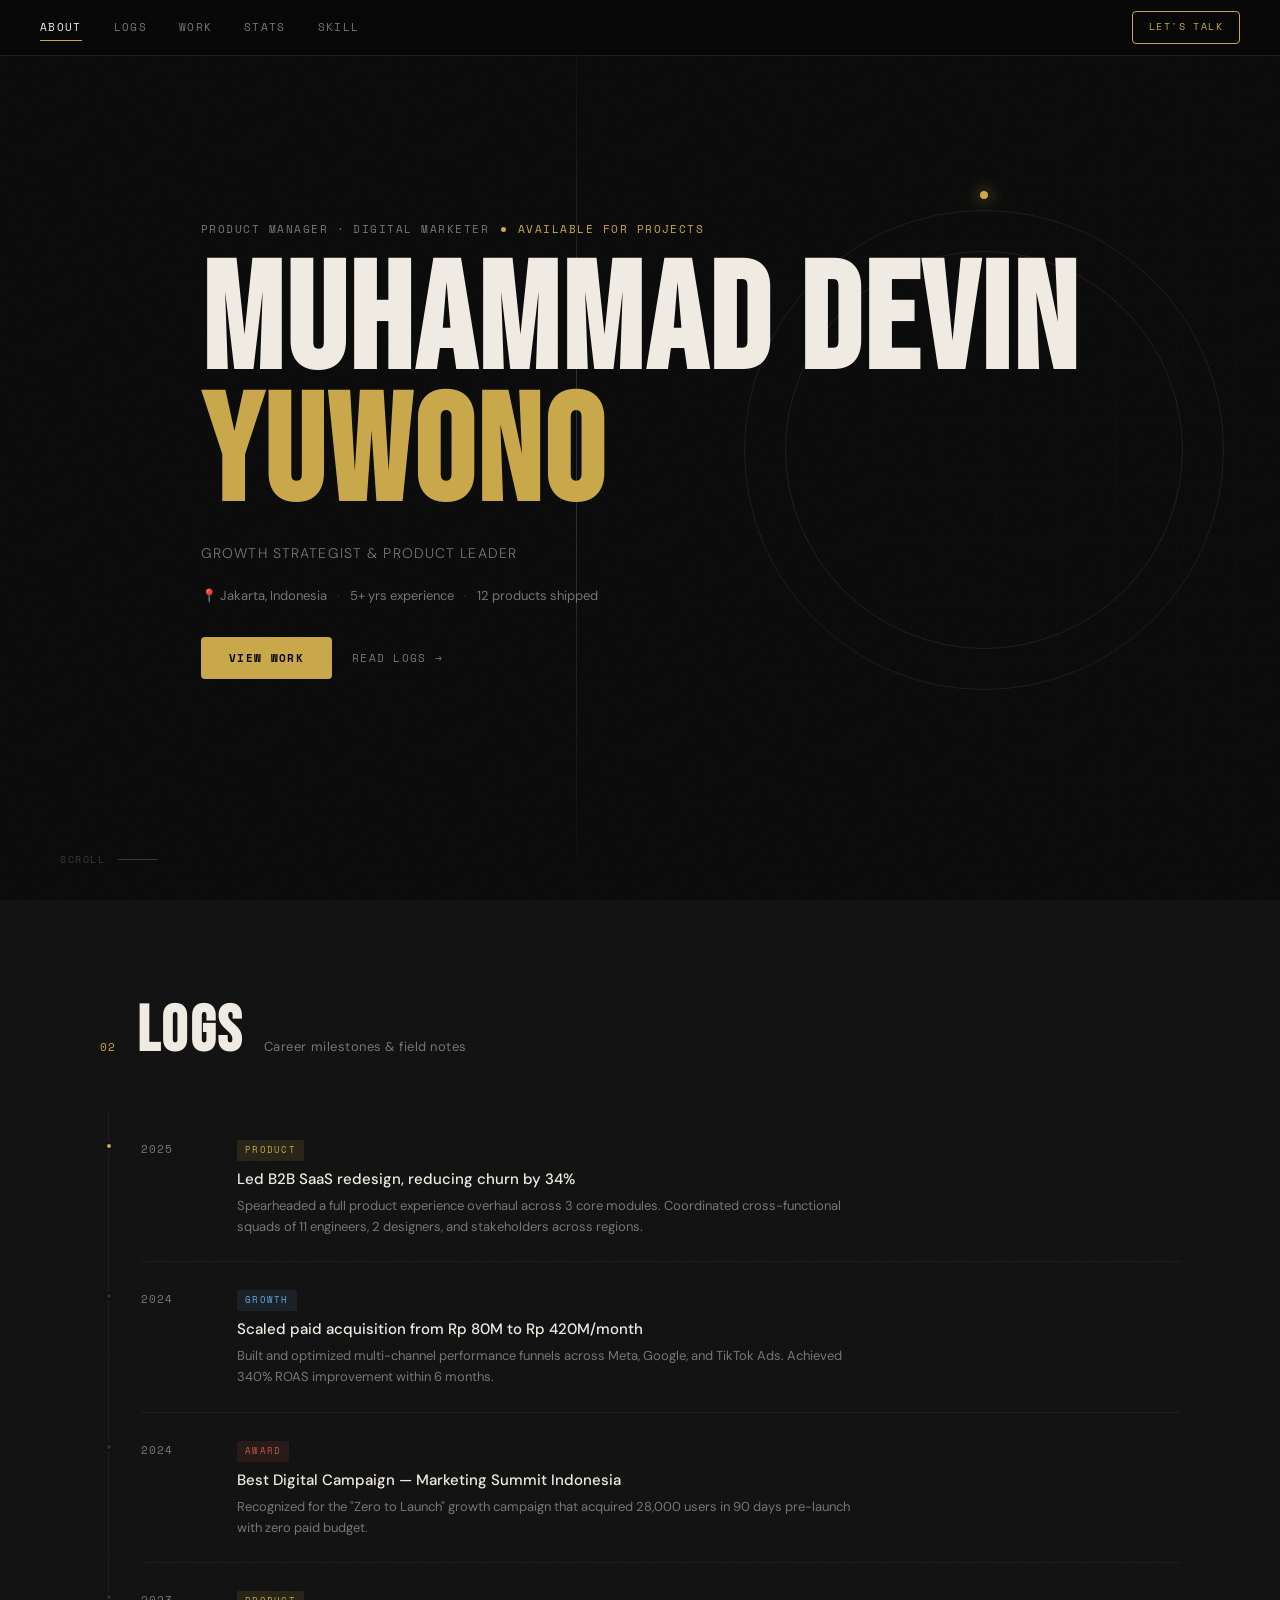
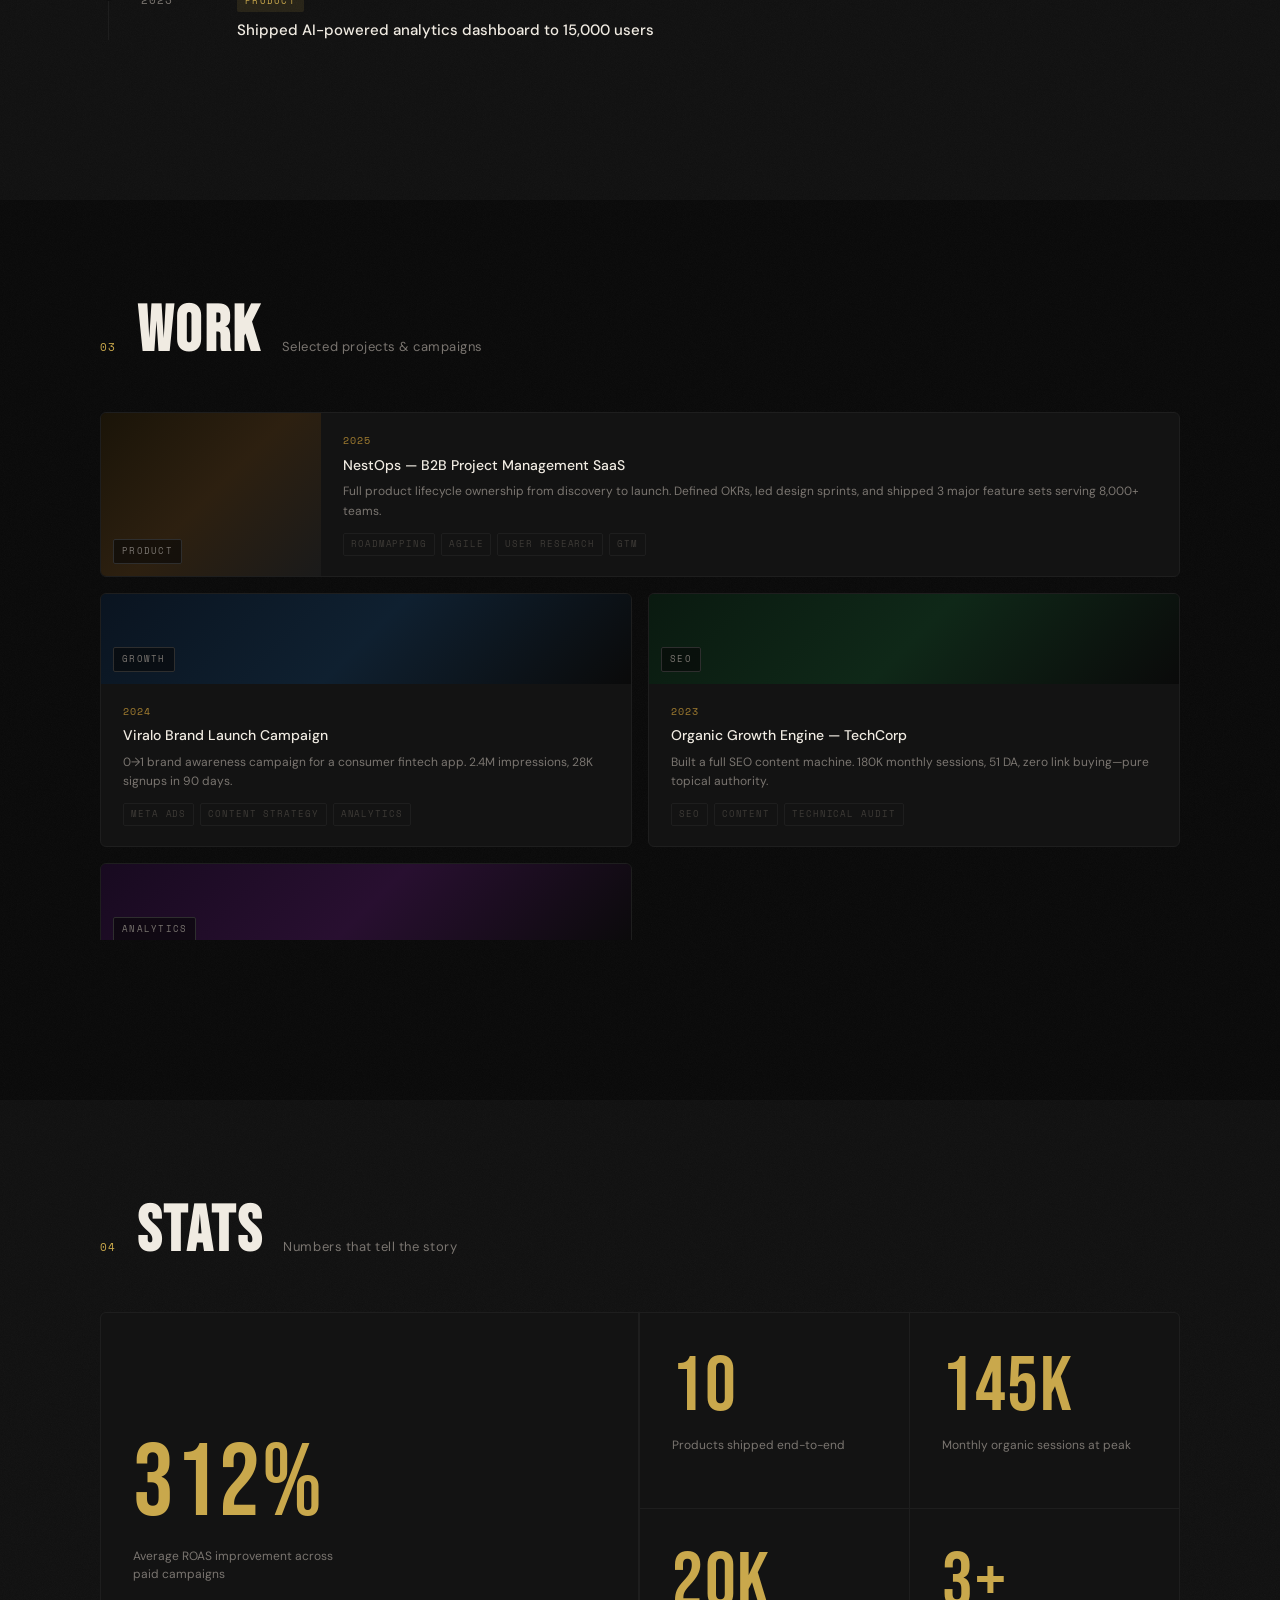
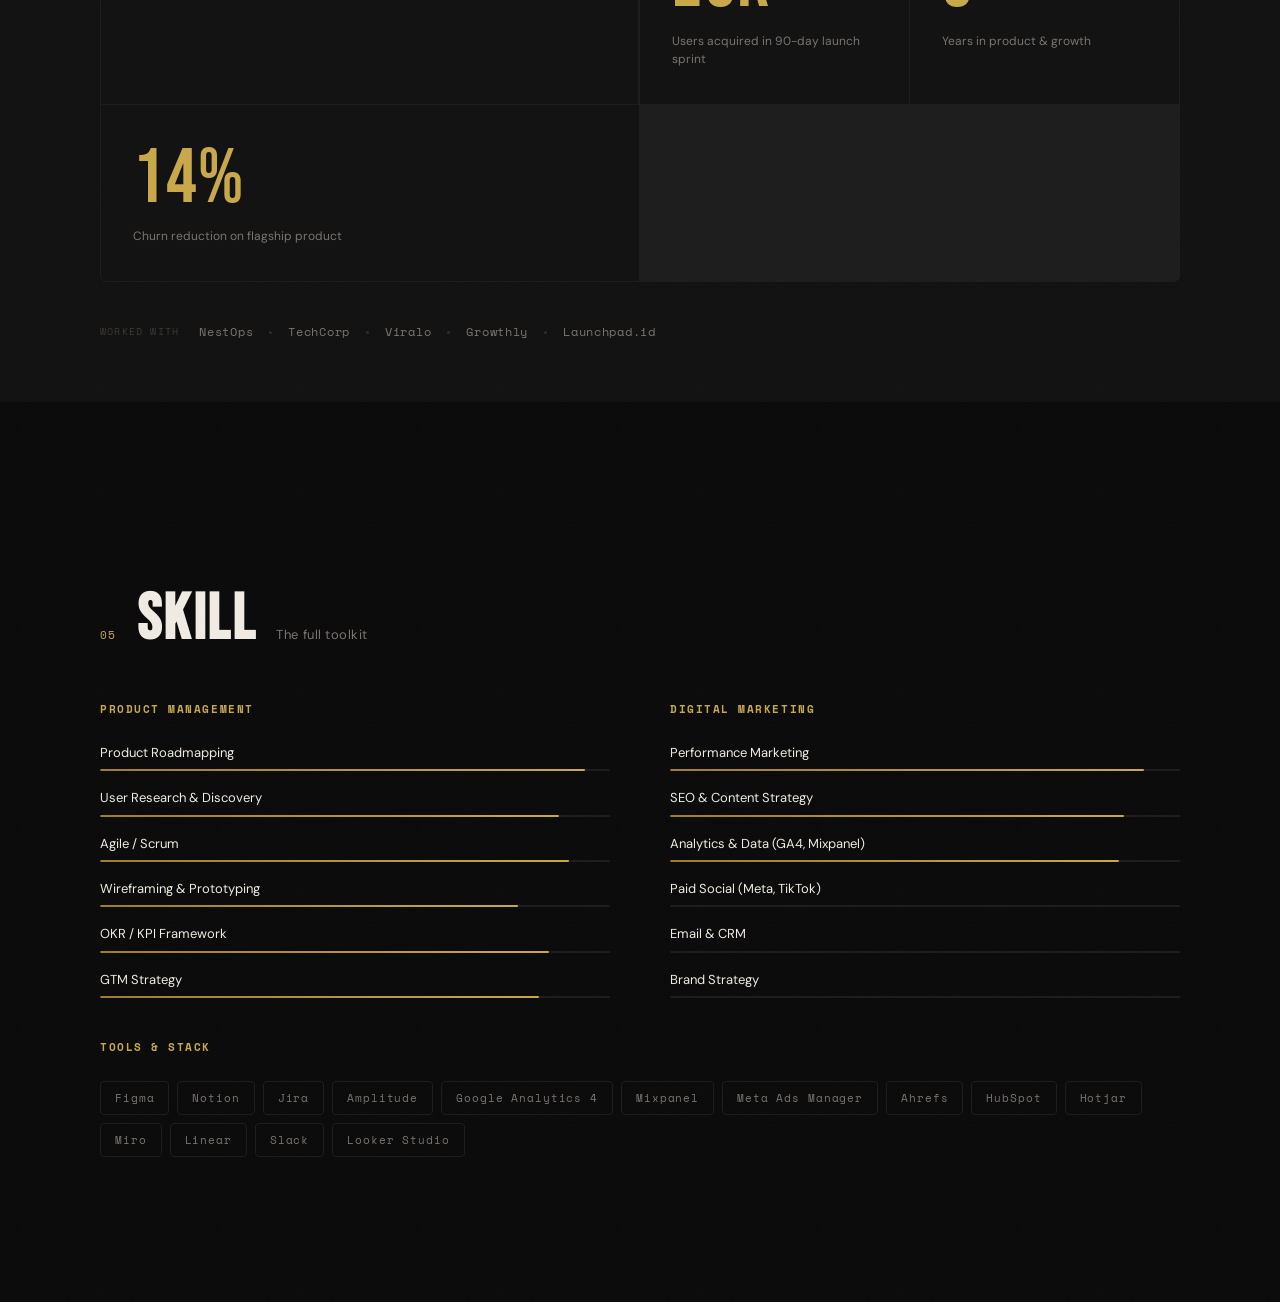
<file: template-2/index.html>
<!DOCTYPE html>
<html lang="en">
<head>
  <meta charset="UTF-8" />
  <meta name="viewport" content="width=device-width, initial-scale=1.0" />
  <title>Foliopus Pro</title>
  <meta id="dynamic-meta-desc" name="description" content="Portofolio digital profesional.">
  <link rel="preconnect" href="https://fonts.googleapis.com" />
  <link rel="preconnect" href="https://fonts.gstatic.com" crossorigin />
  <link href="https://fonts.googleapis.com/css2?family=Bebas+Neue&family=DM+Sans:ital,opsz,wght@0,9..40,300;0,9..40,400;0,9..40,500;1,9..40,300&family=Space+Mono:wght@400;700&display=swap" rel="stylesheet" />
  <link rel="stylesheet" href="style.css" />
</head>
<body>

  <header class="nav-fixed">
    <nav class="nav-links"></nav>
    <div class="nav-right">
      <a href="#contact" class="btn-talk"></a>
    </div>
  </header>

  <section id="about" class="section section--about">
    <div class="noise-overlay"></div>
    <div class="about-grid">
      <div class="about-tag">
        <span class="tag-line"></span>
        <span class="tag-dot"></span>
        <span class="tag-avail"></span>
      </div>
      <h1 class="about-name">
        <span class="name-line" data-delay="0"></span>
        <span class="name-line name-line--gold" data-delay="120"></span>
      </h1>
      <p class="about-role"></p>
      <div class="about-meta"></div>
      <div class="about-cta-row">
        <a class="cta-primary"></a>
        <a class="cta-secondary"></a>
      </div>
    </div>
    <div class="about-deco">
      <div class="deco-circle"></div>
      <div class="deco-line"></div>
      <div class="deco-grid"></div>
    </div>
    <div class="about-scroll-hint">
      <span>scroll</span>
      <div class="scroll-bar"></div>
    </div>
  </section>

  <section id="logs" class="section section--logs">
    <div class="noise-overlay"></div>
    <div class="section-inner">
      <div class="section-header">
        <span class="section-num"></span>
        <h2 class="section-title"></h2>
        <p class="section-sub"></p>
      </div>
      <div class="logs-timeline"></div>
    </div>
  </section>

  <section id="work" class="section section--work">
    <div class="noise-overlay"></div>
    <div class="section-inner">
      <div class="section-header">
        <span class="section-num"></span>
        <h2 class="section-title"></h2>
        <p class="section-sub"></p>
      </div>
      <div class="work-grid"></div>
    </div>
  </section>

  <section id="stats" class="section section--stats">
    <div class="noise-overlay"></div>
    <div class="section-inner">
      <div class="section-header">
        <span class="section-num"></span>
        <h2 class="section-title"></h2>
        <p class="section-sub"></p>
      </div>
      <div class="stats-grid"></div>
      <div class="stats-brands">
        <span class="brands-label"></span>
        <div class="brands-row"></div>
      </div>
    </div>
  </section>

  <section id="skill" class="section section--skill">
    <div class="noise-overlay"></div>
    <div class="section-inner">
      <div class="section-header">
        <span class="section-num"></span>
        <h2 class="section-title"></h2>
        <p class="section-sub"></p>
      </div>
      <div class="skill-layout"></div>
    </div>
  </section>

  <script src="data.js"></script>
  <script src="script.js"></script>
</body>
</html>
</file>
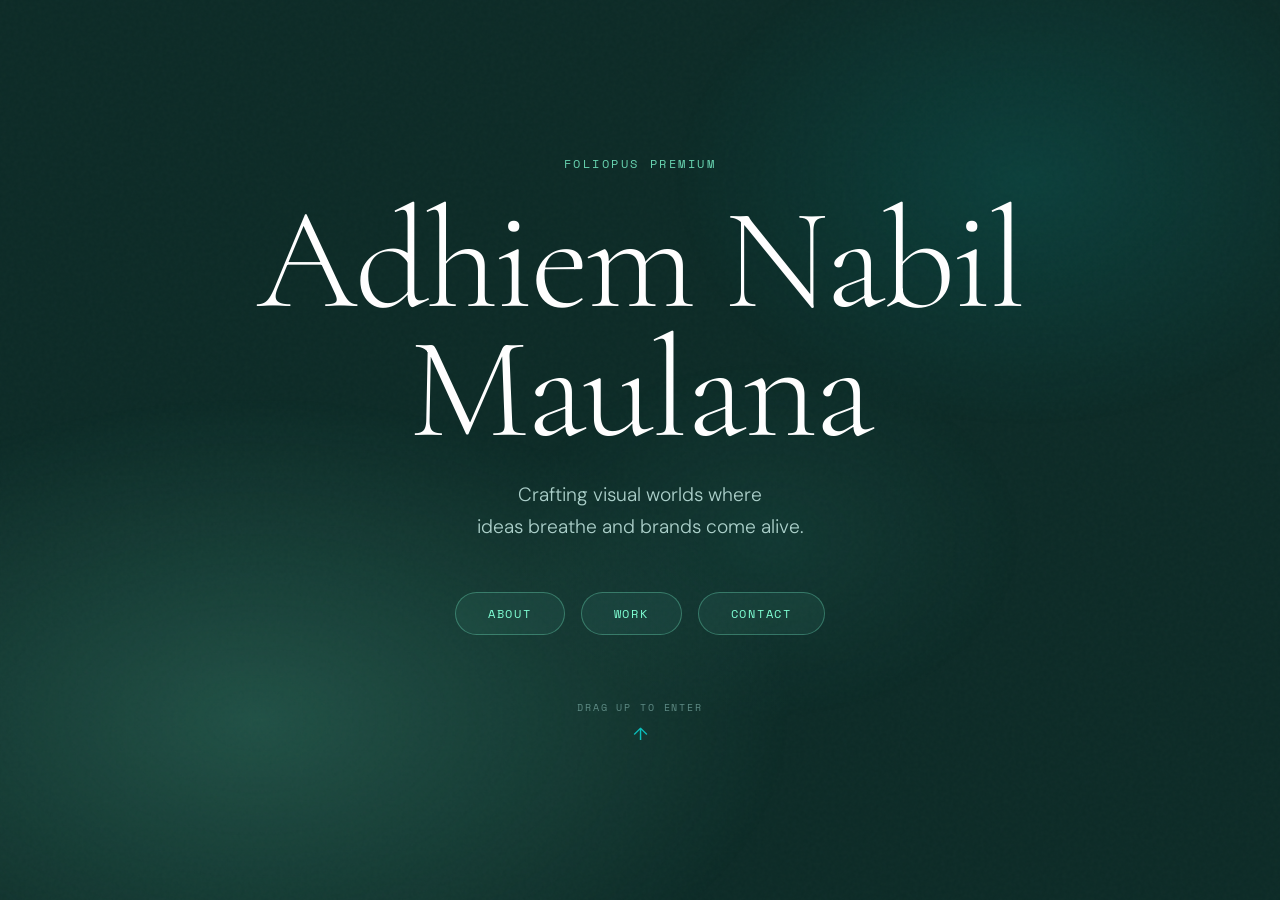
<file: template-3/index.html>
<!DOCTYPE html>
<html lang="en">
<head>
  <meta charset="UTF-8" />
  <meta name="viewport" content="width=device-width, initial-scale=1.0" />
  <title>FoliOpus Premium</title>
  <meta id="dynamic-meta-desc" name="description" content="Portofolio digital profesional.">
  <link rel="preconnect" href="https://fonts.googleapis.com" />
  <link rel="preconnect" href="https://fonts.gstatic.com" crossorigin />
  <link href="https://fonts.googleapis.com/css2?family=Cormorant+Garamond:ital,wght@0,300;0,400;0,600;1,300;1,400&family=DM+Sans:ital,opsz,wght@0,9..40,200;0,9..40,400;0,9..40,500;1,9..40,300&family=Space+Mono:ital,wght@0,400;0,700;1,400&display=swap" rel="stylesheet" />
  <link rel="stylesheet" href="style.css" />
</head>
<body>

  <section id="intro" class="intro-screen">
    <div class="intro-bg-mesh"></div>
    <div class="intro-content">
      <p class="intro-eyebrow" id="intro-eyebrow">FoliOpus Premium</p>
      <h1 class="intro-name" id="intro-name">Adhiem Nabil Maulana</h1>
      <p class="intro-tagline" id="intro-tagline">Crafting visual worlds where<br>ideas breathe and brands come alive.</p>

      <div class="intro-buttons">
        <button class="intro-btn" data-target="about">About</button>
        <button class="intro-btn" data-target="work">Work</button>
        <button class="intro-btn" data-target="contact">Contact</button>
      </div>

      <div class="scroll-hint">
        <span class="scroll-hint-text">drag up to enter</span>
        <div class="scroll-arrow">↑</div>
      </div>
    </div>

    <div class="drag-overlay" id="dragOverlay"></div>
  </section>

  <div id="mainPortfolio" class="main-portfolio hidden">

    <nav class="main-nav" id="mainNav">
      <div class="nav-logo" id="nav-logo">Adhiem<span>.</span></div>
      <div class="nav-links">
        <a href="#about"      class="nav-link">About</a>
        <a href="#project"    class="nav-link">Project</a>
        <a href="#experience" class="nav-link">Experience</a>
        <a href="#contact"    class="nav-link">Contact</a>
      </div>
      <button class="nav-hamburger" id="navHamburger">
        <span></span><span></span><span></span>
      </button>
    </nav>

    <section id="about" class="section about-section">
      <div class="section-label">01 — How I Think</div>
      <div class="about-grid">
        <div class="about-left">
          <div class="about-avatar-wrap">
            <div class="about-avatar">
              <div class="avatar-placeholder">AN</div>
            </div>
            <div class="avatar-ring"></div>
          </div>
          <div class="about-meta">
            <div class="meta-item">
              <span class="meta-icon">📍</span>
              <span id="meta-location">Makassar, Indonesia</span>
            </div>
            <div class="meta-item">
              <span class="meta-icon">🕐</span>
              <span id="local-time">Loading...</span>
            </div>
          </div>
        </div>

        <div class="about-right">
          <h2 class="about-heading">Design is not<br><em>decoration</em> —<br>it is decision.</h2>
          <p class="about-bio">
            I'm a Creative Studio designer obsessed with the space between strategy and aesthetics. 
            Every pixel I place carries intention. Every layout I build tells a story before a single 
            word is read.
          </p>
          <p class="about-bio">
            With years of experience across branding, UI/UX, and digital storytelling, I bring the 
            relentless work ethic of a craftsman and the instinct of a creative director — 
            turning your vision into something people remember.
          </p>
          <button class="btn-outline" id="openAchievements">View Achievements ↗</button>
        </div>
      </div>
    </section>

    <section id="project" class="section project-section">
      <div class="section-label">02 — Selected Work</div>
      <h2 class="section-title">Technical<br><em>Work.</em></h2>
      <div class="project-grid" id="projectGrid"></div>
    </section>

    <section id="experience" class="section build-section">
      <div class="section-label">03 — What I Build</div>
      <h2 class="section-title">The craft<br>behind the <em>result.</em></h2>
      <div class="accordion-list" id="buildAccordion"></div>
    </section>

    <section id="tools" class="section tools-section">
      <div class="section-label">04 — The Tools I Use</div>
      <h2 class="section-title">Behind<br>the <em>delivery.</em></h2>
      <div class="tools-split" id="toolsSplit"></div>
    </section>

    <section id="capabilities" class="section cap-section">
      <div class="section-label">05 — Capabilities</div>
      <h2 class="section-title">What I can<br>structure, build,<br>and <em>ship.</em></h2>
      <div class="cap-grid" id="capGrid"></div>
    </section>

    <section id="contact" class="section contact-section">
      <div class="footer-grid">
        <div class="footer-col">
          <p class="footer-col-title">Sitemap</p>
          <a href="#about"      class="footer-link">About</a>
          <a href="#project"    class="footer-link">Project</a>
          <a href="#experience" class="footer-link">Experience</a>
          <a href="#contact"    class="footer-link">Contact</a>
        </div>

        <div class="footer-col">
          <p class="footer-col-title">Social</p>
          <a href="mailto:adhiemkeren999@gmail.com" class="footer-link">Email ↗</a>
          <a href="https://linkedin.com"  target="_blank" class="footer-link">LinkedIn ↗</a>
          <a href="https://discord.com"   target="_blank" class="footer-link">Discord ↗</a>
          <a href="https://instagram.com" target="_blank" class="footer-link">Instagram ↗</a>
        </div>

        <div class="footer-col">
          <p class="footer-col-title">Studio</p>
          <p class="footer-text">FoliOpus Premium</p>
          <p class="footer-text">Creative Studio Portfolio</p>
          <p class="footer-text" id="footer-year">© 2025</p>
        </div>
      </div>
    </section>

  </div>

  <div class="dialog-overlay" id="dialogOverlay">
    <div class="dialog-box" id="dialogBox">
      <button class="dialog-close" id="dialogClose">✕</button>
      <div class="dialog-content" id="dialogContent"></div>
    </div>
  </div>

  <div class="mobile-menu" id="mobileMenu">
    <a href="#about"      class="mobile-link">About</a>
    <a href="#project"    class="mobile-link">Project</a>
    <a href="#experience" class="mobile-link">Experience</a>
    <a href="#contact"    class="mobile-link">Contact</a>
  </div>

  <script src="data.js"></script>
  <script src="script.js"></script>
</body>
</html>
</file>
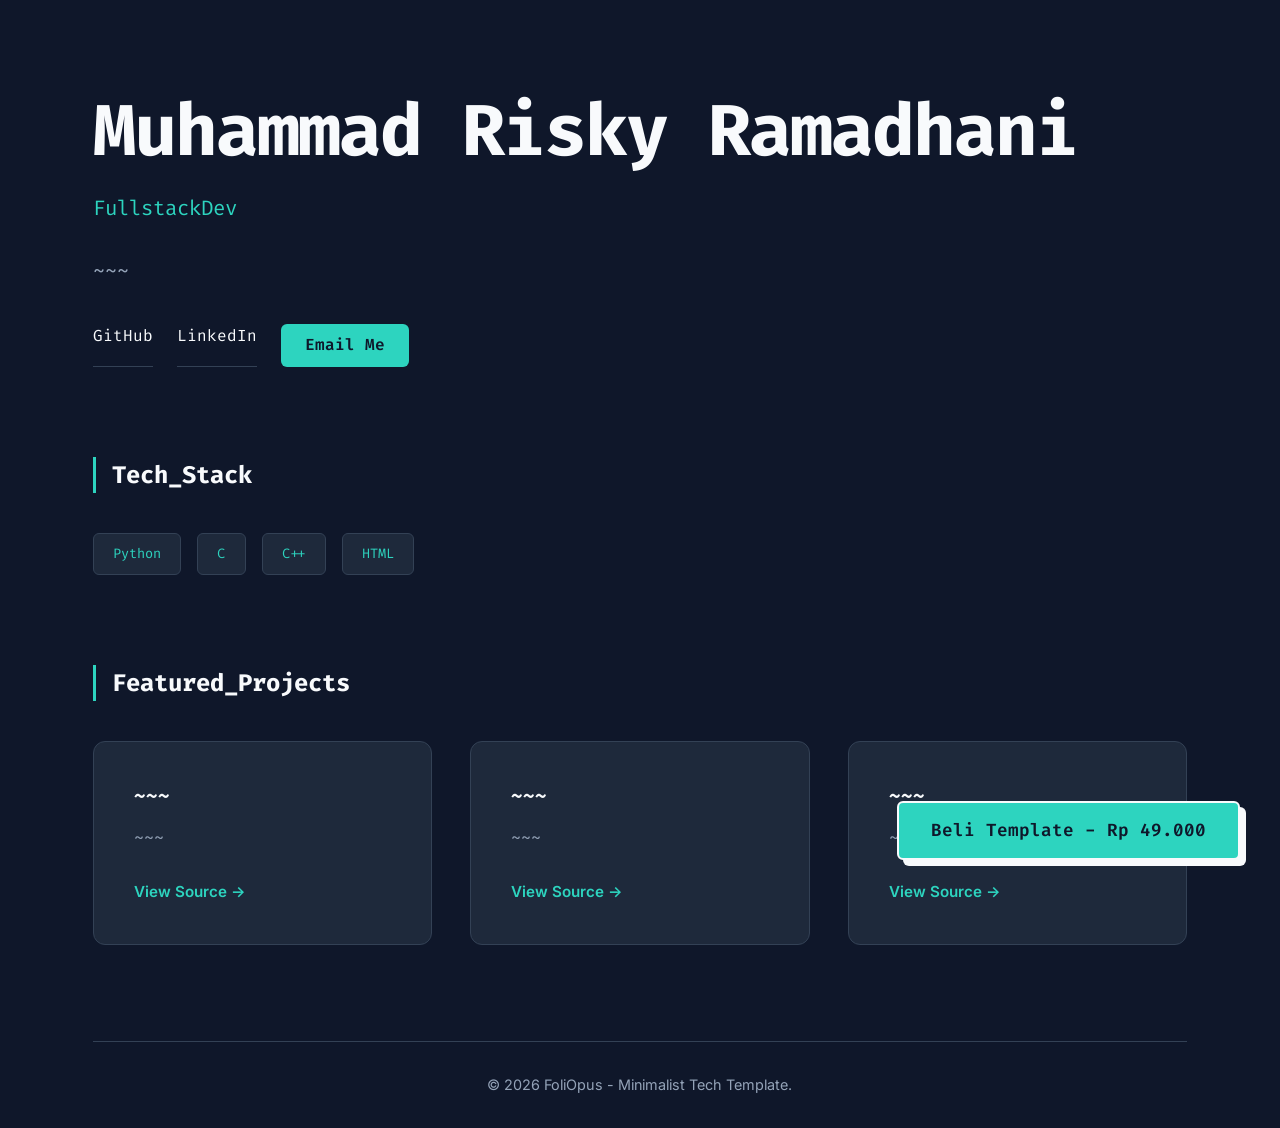
<file: FoliOpus/template-1/index.html>
<!DOCTYPE html>
<html lang="en">
<head>
    <meta charset="UTF-8">
    <meta name="viewport" content="width=device-width, initial-scale=1.0">
    <title>Software Engineer Portfolio - Minimalist Tech</title>
    <link rel="preconnect" href="https://fonts.googleapis.com">
    <link rel="preconnect" href="https://fonts.gstatic.com" crossorigin>
    <link href="https://fonts.googleapis.com/css2?family=Fira+Code:wght@400;600&family=Inter:wght@300;400;600&display=swap" rel="stylesheet">
    <link rel="stylesheet" href="style.css">
</head>
<body>
    <div class="container">
        <header class="header section">
            <div class="header-identity">
                <h1 class="glitch-text" id="render-nama"></h1>
                <h2 class="role" id="render-role"></h2>
            </div>
            <div class="header-narrative">
                <p class="bio" id="render-bio"></p>
                <div class="links">
                    <a href="#" id="render-github" class="btn-link" target="_blank">GitHub</a>
                    <a href="#" id="render-linkedin" class="btn-link" target="_blank">LinkedIn</a>
                    <a href="#" id="render-email" class="btn-link highlight">Ayo Diskusi!</a>
                </div>
            </div>
        </header>

        <section class="section skills-section">
            <h3 class="section-title">Tech_Stack</h3>
            <div class="skills-grid" id="render-skills">
                
</div>
        </section>

        <section class="section projects-section">
            <h3 class="section-title">Featured_Projects</h3>
            <div class="project-grid">
                
</div>
        </section>

        <footer class="footer">
            <p>&copy; 2026 FoliOpus - Minimalist Tech Template.</p>
        </footer>
    </div>
    
    <script src="data.js"></script>
    <script src="script.js"></script>

    <div class="paywall-container">
        <div class="paywall-tooltip">Diskon 50% hari ini cuy!</div>
        <button class="btn-buy-sticky">
            <span class="price-core">Beli Template - Rp 49.000</span>
        </button>
    </div>
</body>
</html>
</file>
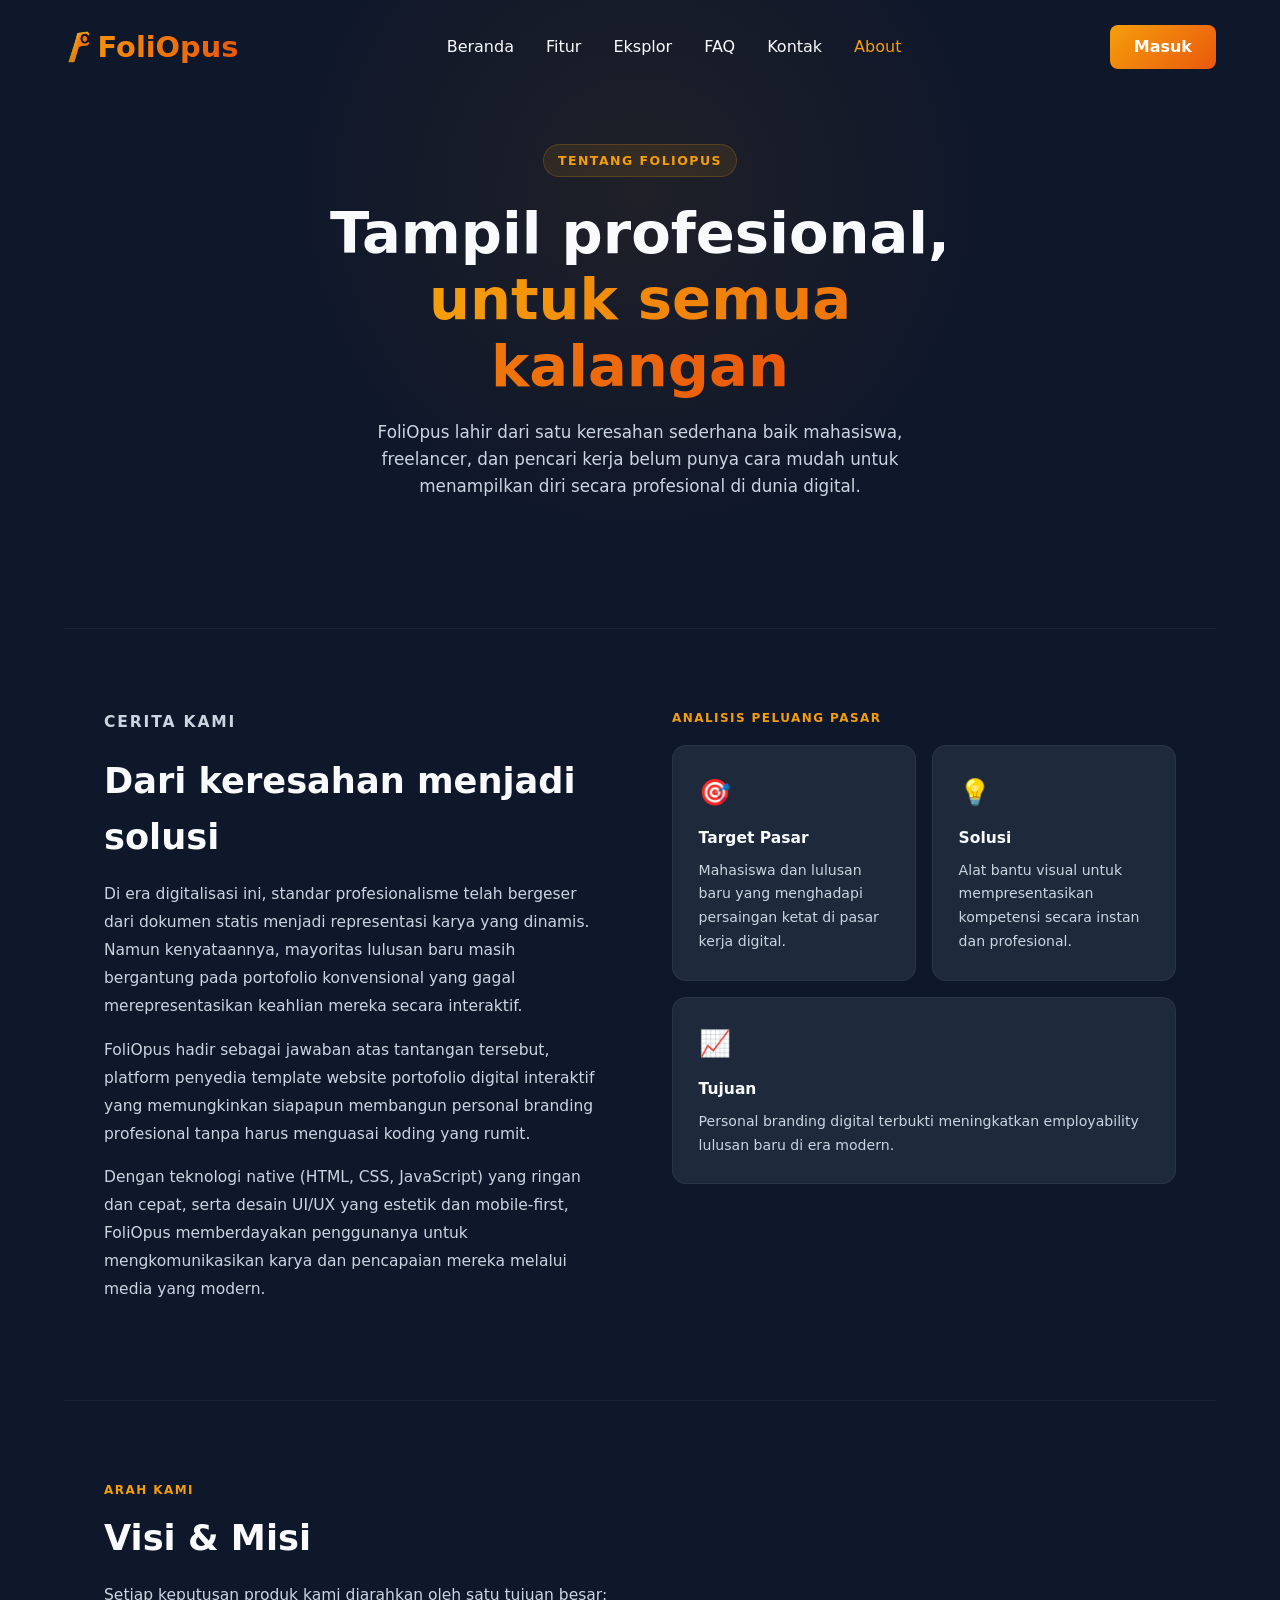
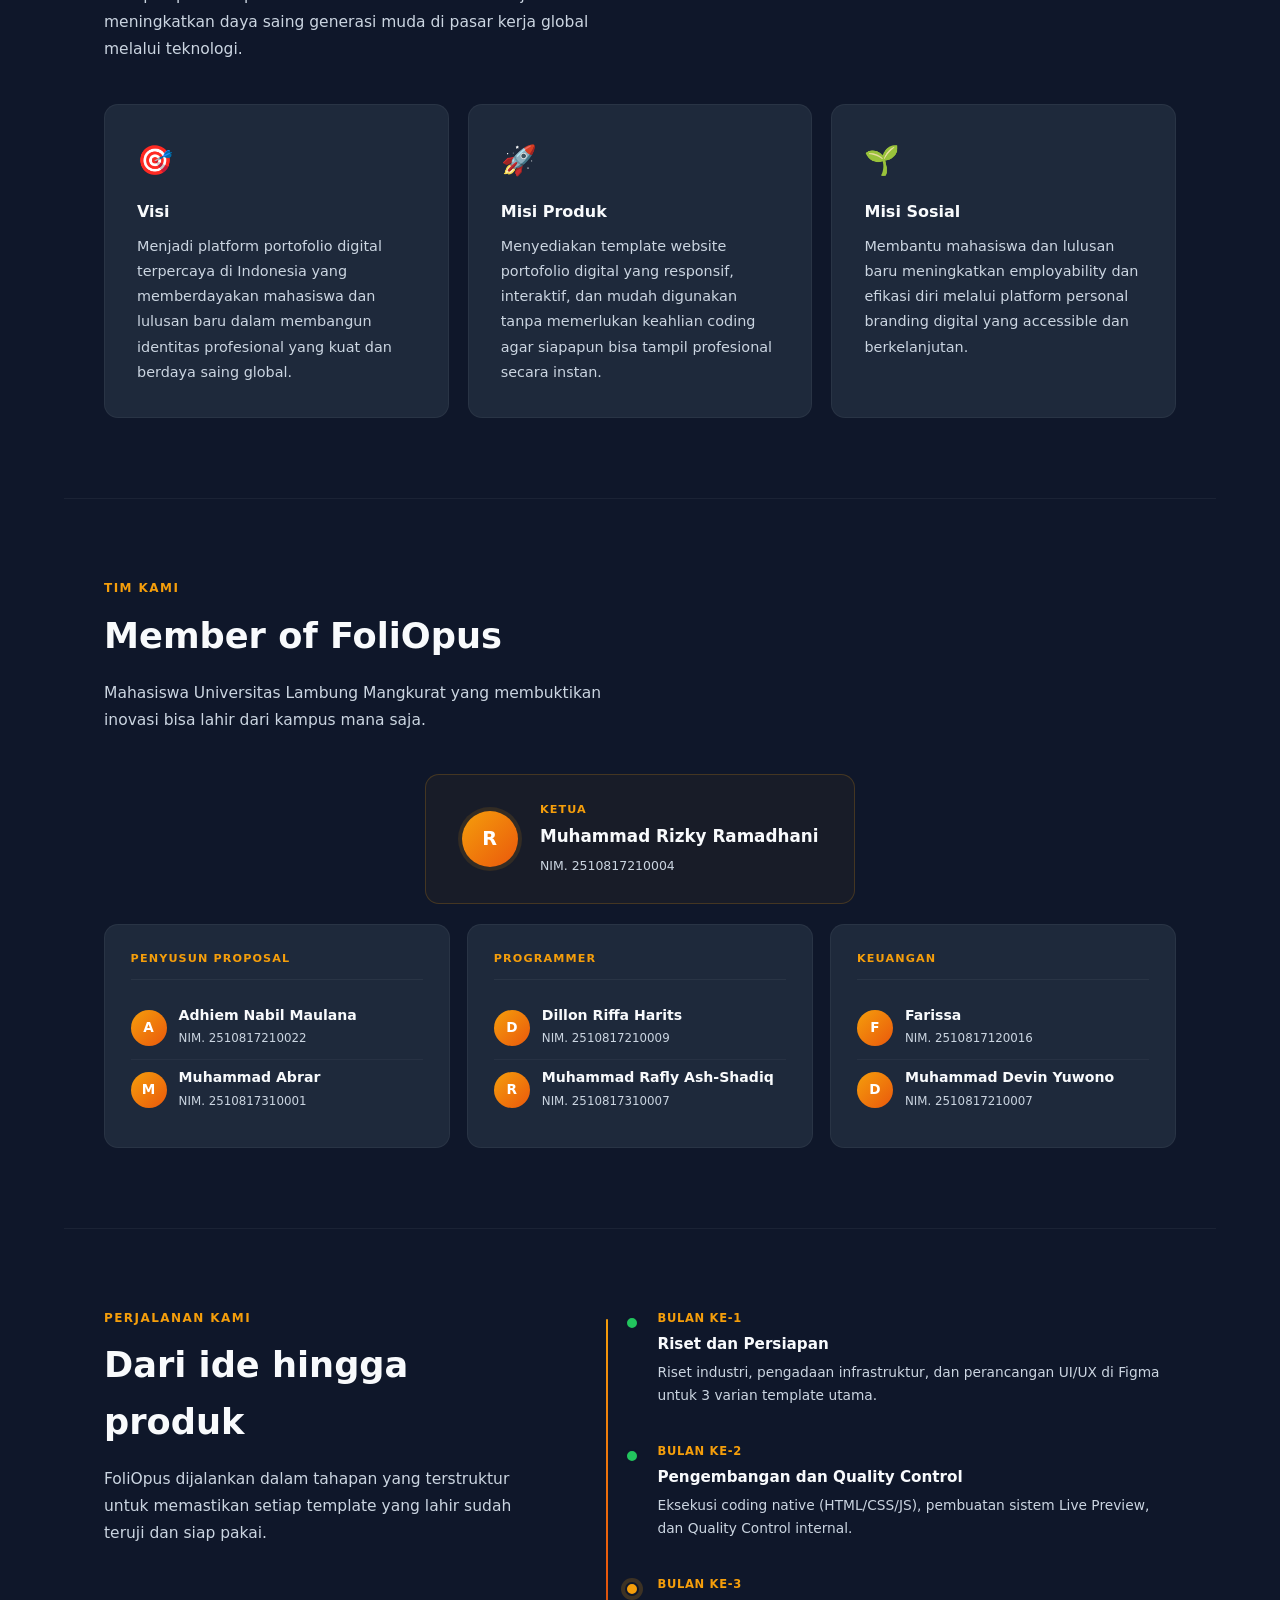
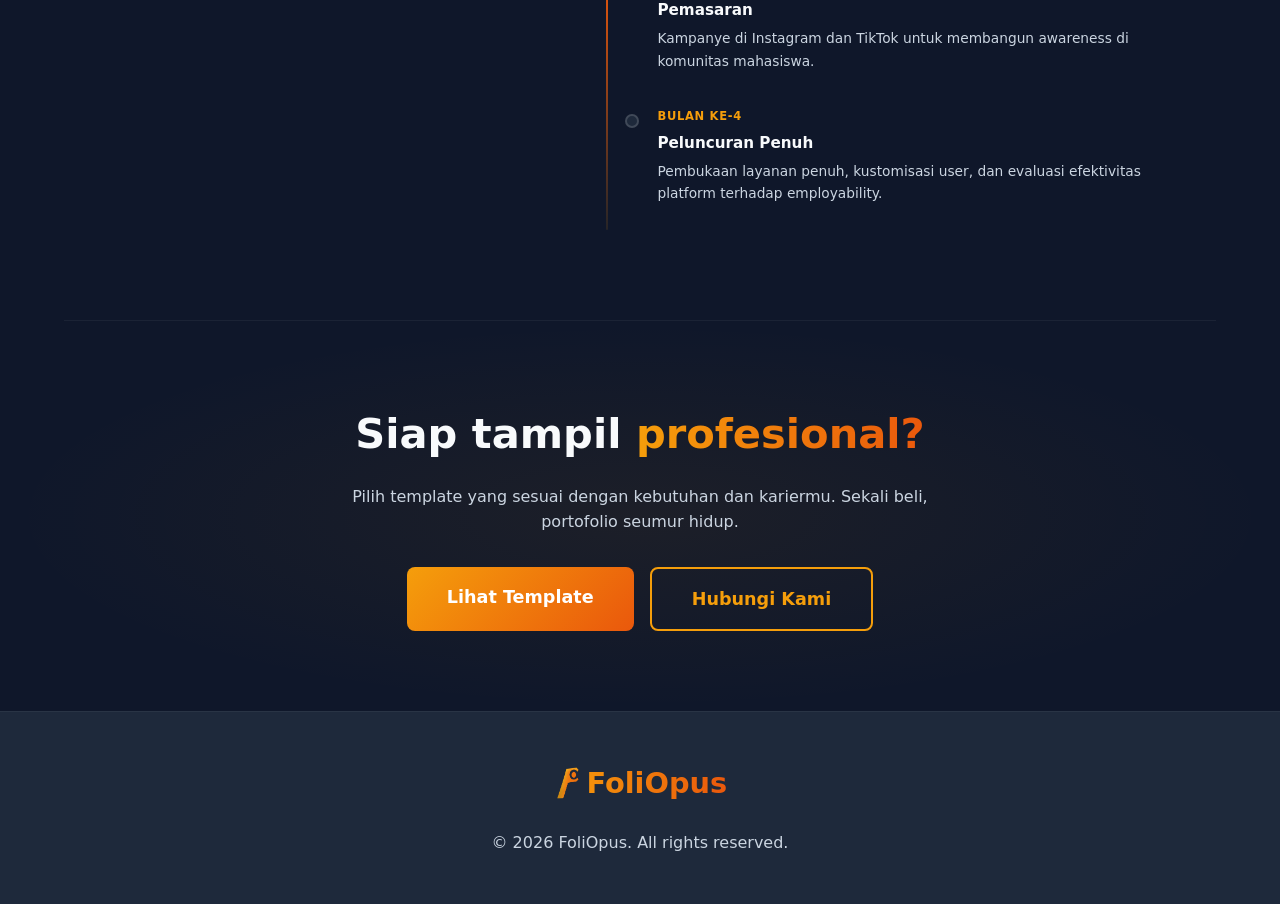
<file: about.html>
<!DOCTYPE html>
<html lang="id">
<head>
    <meta charset="UTF-8">
    <meta name="viewport" content="width=device-width, initial-scale=1.0">
    <title>Tentang Kami - FoliOpus</title>
    <meta name="description" content="FoliOpus adalah platform portofolio digital interaktif untuk mahasiswa, freelancer, dan pencari kerja. Kenali tim dan visi kami.">
    <link rel="icon" type="image/png" href="logo.png">
    <link rel="stylesheet" href="style.css">
    <style>
        .about-hero {
            position: relative;
            padding: 9rem 5% 5rem;
            text-align: center;
            overflow: hidden;
        }

        .about-hero::before {
            content: '';
            position: absolute;
            top: -160px; left: 50%;
            transform: translateX(-50%);
            width: 700px; height: 700px;
            background: radial-gradient(circle, rgba(245,158,11,0.07) 0%, transparent 70%);
            pointer-events: none;
        }

        .hero-eyebrow {
            display: inline-block;
            font-size: 0.78rem;
            font-weight: 600;
            letter-spacing: 0.12em;
            text-transform: uppercase;
            color: var(--primary-yellow);
            background: rgba(245,158,11,0.1);
            border: 1px solid rgba(245,158,11,0.2);
            padding: 0.35rem 0.9rem;
            border-radius: 100px;
            margin-bottom: 1.5rem;
        }

        .about-hero h1 {
            font-size: clamp(2.2rem, 5vw, 3.6rem);
            font-weight: 800;
            line-height: 1.15;
            max-width: 700px;
            margin: 0 auto 1.2rem;
        }

        .about-hero h1 span {
            background: linear-gradient(to right, var(--primary-yellow), var(--primary-orange));
            -webkit-background-clip: text;
            background-clip: text;
            -webkit-text-fill-color: transparent;
        }

        .about-hero > p {
            color: var(--text-muted);
            font-size: 1.05rem;
            max-width: 560px;
            margin: 0 auto 3rem;
        }

        .stats-bar {
            display: flex;
            justify-content: center;
            gap: 0;
            flex-wrap: wrap;
            max-width: 700px;
            margin: 0 auto;
            border: 1px solid rgba(255,255,255,0.06);
            border-radius: 16px;
            background: var(--dark-surface);
            overflow: hidden;
        }

        .stat-item {
            flex: 1;
            min-width: 140px;
            padding: 1.4rem 1rem;
            text-align: center;
            position: relative;
        }

        .stat-item + .stat-item::before {
            content: '';
            position: absolute;
            left: 0; top: 20%; bottom: 20%;
            width: 1px;
            background: rgba(255,255,255,0.06);
        }

        .stat-num {
            font-size: 1.8rem;
            font-weight: 800;
            background: linear-gradient(to right, var(--primary-yellow), var(--primary-orange));
            -webkit-background-clip: text;
            background-clip: text;
            -webkit-text-fill-color: transparent;
            display: block;
            line-height: 1.1;
            margin-bottom: 0.3rem;
        }

        .stat-label {
            font-size: 0.78rem;
            color: var(--text-muted);
            font-weight: 500;
        }

        .about-section {
            padding: 5rem 5%;
            max-width: 1200px;
            margin: 0 auto;
        }

        .about-divider {
            height: 1px;
            background: rgba(255,255,255,0.05);
            margin: 0 5%;
        }

        .section-label {
            font-size: 0.75rem;
            font-weight: 700;
            letter-spacing: 0.12em;
            text-transform: uppercase;
            color: var(--primary-yellow);
            margin-bottom: 0.6rem;
        }

        .section-title {
            font-size: clamp(1.6rem, 3vw, 2.2rem);
            font-weight: 800;
            margin-bottom: 1rem;
            color: var(--text-light);
        }

        .section-desc {
            color: var(--text-muted);
            max-width: 520px;
            font-size: 0.97rem;
            margin-bottom: 2.5rem;
            line-height: 1.75;
        }

        .story-grid {
            display: grid;
            grid-template-columns: 1fr 1fr;
            gap: 4rem;
            align-items: start;
        }

        .story-text p {
            color: var(--text-muted);
            line-height: 1.8;
            margin-bottom: 1rem;
            font-size: 0.97rem;
        }

        .peluang-grid {
            display: grid;
            grid-template-columns: 1fr 1fr;
            gap: 1rem;
        }

        .about-card {
            background: var(--dark-surface);
            border: 1px solid rgba(255,255,255,0.05);
            border-radius: 14px;
            padding: 1.6rem;
            transition: border-color 0.25s, transform 0.2s;
        }

        .about-card:hover {
            border-color: rgba(245,158,11,0.25);
            transform: translateY(-2px);
        }

        .about-card.span-2 { grid-column: 1 / -1; }

        .card-icon {
            font-size: 1.6rem;
            margin-bottom: 0.8rem;
            display: block;
        }

        .about-card h3 {
            font-size: 0.97rem;
            font-weight: 700;
            margin-bottom: 0.5rem;
            color: var(--text-light);
        }

        .about-card p {
            color: var(--text-muted);
            font-size: 0.88rem;
            line-height: 1.7;
        }

        .mv-grid {
            display: grid;
            grid-template-columns: repeat(auto-fit, minmax(280px, 1fr));
            gap: 1.2rem;
        }

        .mv-card {
            background: var(--dark-surface);
            border: 1px solid rgba(255,255,255,0.05);
            border-radius: 14px;
            padding: 2rem;
            transition: border-color 0.25s, transform 0.2s;
        }

        .mv-card:hover {
            border-color: rgba(245,158,11,0.25);
            transform: translateY(-2px);
        }

        .mv-icon { font-size: 1.8rem; margin-bottom: 1rem; display: block; }

        .mv-card h3 {
            font-size: 1rem;
            font-weight: 700;
            margin-bottom: 0.6rem;
            color: var(--text-light);
        }

        .mv-card p {
            color: var(--text-muted);
            font-size: 0.9rem;
            line-height: 1.75;
        }

        .team-ketua-row {
            display: flex;
            justify-content: center;
            margin-bottom: 1.2rem;
        }

        .team-card-ketua {
            background: rgba(245,158,11,0.04);
            border: 1px solid rgba(245,158,11,0.2);
            border-radius: 14px;
            padding: 1.6rem 2.2rem;
            display: flex;
            align-items: center;
            gap: 1.4rem;
        }

        .team-avatar-lg {
            width: 56px;
            height: 56px;
            border-radius: 50%;
            background: linear-gradient(135deg, var(--primary-yellow), var(--primary-orange));
            display: flex;
            align-items: center;
            justify-content: center;
            font-size: 1.2rem;
            font-weight: 800;
            color: #fff;
            flex-shrink: 0;
            box-shadow: 0 0 0 4px rgba(245,158,11,0.12);
        }

        .role-badge {
            font-size: 0.7rem;
            font-weight: 700;
            letter-spacing: 0.1em;
            text-transform: uppercase;
            color: var(--primary-yellow);
            margin-bottom: 0.25rem;
        }

        .team-card-ketua h3 {
            font-size: 1.05rem;
            font-weight: 800;
            margin-bottom: 0.15rem;
            color: var(--text-light);
        }

        .team-card-ketua span {
            font-size: 0.78rem;
            color: var(--text-muted);
        }

        .team-anggota {
            display: grid;
            grid-template-columns: repeat(3, 1fr);
            gap: 1.1rem;
        }

        .team-group {
            background: var(--dark-surface);
            border: 1px solid rgba(255,255,255,0.05);
            border-radius: 14px;
            padding: 1.6rem;
            transition: border-color 0.25s, transform 0.2s;
        }

        .team-group:hover {
            border-color: rgba(245,158,11,0.2);
            transform: translateY(-2px);
        }

        .team-group-label {
            font-size: 0.7rem;
            font-weight: 700;
            letter-spacing: 0.1em;
            text-transform: uppercase;
            color: var(--primary-yellow);
            margin-bottom: 1.1rem;
            padding-bottom: 0.65rem;
            border-bottom: 1px solid rgba(255,255,255,0.05);
        }

        .team-member {
            display: flex;
            align-items: center;
            gap: 0.75rem;
            padding: 0.55rem 0;
        }

        .team-member + .team-member {
            border-top: 1px solid rgba(255,255,255,0.04);
        }

        .team-avatar-sm {
            width: 36px;
            height: 36px;
            border-radius: 50%;
            background: linear-gradient(135deg, var(--primary-yellow), var(--primary-orange));
            display: flex;
            align-items: center;
            justify-content: center;
            font-size: 0.85rem;
            font-weight: 800;
            color: #fff;
            flex-shrink: 0;
        }

        .team-member-info h4 {
            font-size: 0.88rem;
            font-weight: 700;
            line-height: 1.3;
            color: var(--text-light);
        }

        .team-member-info span {
            font-size: 0.74rem;
            color: var(--text-muted);
        }

        .roadmap-grid {
            display: grid;
            grid-template-columns: 1fr 1.3fr;
            gap: 4rem;
            align-items: start;
        }

        .timeline {
            position: relative;
            padding-left: 1.4rem;
        }

        .timeline::before {
            content: '';
            position: absolute;
            left: 0; top: 10px; bottom: 10px;
            width: 2px;
            background: linear-gradient(to bottom, var(--primary-yellow), var(--primary-orange), rgba(245,158,11,0.1));
            border-radius: 2px;
        }

        .tl-item {
            position: relative;
            padding: 0 0 2.2rem 1.8rem;
        }

        .tl-item::before {
            content: '';
            position: absolute;
            left: -4px; top: 7px;
            width: 10px; height: 10px;
            border-radius: 50%;
            background: var(--primary-yellow);
            border: 2px solid var(--dark-bg);
        }

        .tl-item.done::before { background: #22c55e; }
        .tl-item.ongoing::before {
            background: var(--primary-yellow);
            box-shadow: 0 0 0 4px rgba(245,158,11,0.2);
            animation: pulse-dot 2s ease-in-out infinite;
        }
        .tl-item.upcoming::before {
            background: var(--dark-surface);
            border-color: rgba(255,255,255,0.15);
        }

        @keyframes pulse-dot {
            0%, 100% { box-shadow: 0 0 0 3px rgba(245,158,11,0.2); }
            50%       { box-shadow: 0 0 0 6px rgba(245,158,11,0.08); }
        }

        .tl-header {
            display: flex;
            align-items: center;
            gap: 0.6rem;
            margin-bottom: 0.3rem;
        }

        .tl-label {
            font-size: 0.72rem;
            font-weight: 600;
            color: var(--primary-yellow);
            letter-spacing: 0.06em;
            text-transform: uppercase;
        }

        .tl-badge {
            font-size: 0.65rem;
            font-weight: 700;
            padding: 0.15rem 0.55rem;
            border-radius: 99px;
            letter-spacing: 0.05em;
            text-transform: uppercase;
        }

        .tl-badge.done     { background: rgba(34,197,94,0.12);  color: #4ade80; border: 1px solid rgba(34,197,94,0.2); }
        .tl-badge.ongoing  { background: rgba(245,158,11,0.12); color: var(--primary-yellow); border: 1px solid rgba(245,158,11,0.2); }
        .tl-badge.upcoming { background: rgba(255,255,255,0.05); color: var(--text-muted); border: 1px solid rgba(255,255,255,0.08); }

        .tl-item h4 {
            font-size: 0.95rem;
            font-weight: 700;
            margin-bottom: 0.3rem;
            color: var(--text-light);
        }

        .tl-item p {
            font-size: 0.86rem;
            color: var(--text-muted);
            line-height: 1.65;
        }

        .about-cta {
            padding: 5rem 5%;
            text-align: center;
            position: relative;
            overflow: hidden;
        }

        .about-cta::before {
            content: '';
            position: absolute;
            inset: 0;
            background: radial-gradient(ellipse at center, rgba(245,158,11,0.06) 0%, transparent 70%);
            pointer-events: none;
        }

        .cta-box {
            max-width: 600px;
            margin: 0 auto;
            position: relative;
            z-index: 1;
        }

        .about-cta h2 {
            font-size: clamp(1.8rem, 3.5vw, 2.6rem);
            font-weight: 800;
            margin-bottom: 1rem;
        }

        .about-cta h2 span {
            background: linear-gradient(to right, var(--primary-yellow), var(--primary-orange));
            -webkit-background-clip: text;
            background-clip: text;
            -webkit-text-fill-color: transparent;
        }

        .about-cta p {
            color: var(--text-muted);
            font-size: 1rem;
            margin-bottom: 2rem;
        }

        .cta-btns {
            display: flex;
            gap: 1rem;
            justify-content: center;
            flex-wrap: wrap;
        }

        .fade-up {
            opacity: 0;
            transform: translateY(22px);
            animation: fadeUpIn 0.6s ease forwards;
        }
        .fade-up-1 { animation-delay: 0.05s; }
        .fade-up-2 { animation-delay: 0.15s; }
        .fade-up-3 { animation-delay: 0.25s; }

        @keyframes fadeUpIn {
            to { opacity: 1; transform: translateY(0); }
        }

        @media (max-width: 900px) {
            .story-grid   { grid-template-columns: 1fr; gap: 2.5rem; }
            .roadmap-grid { grid-template-columns: 1fr; gap: 2rem; }
            .team-anggota { grid-template-columns: 1fr; }
        }

        @media (max-width: 600px) {
            .stats-bar { flex-direction: column; }
            .stat-item + .stat-item::before { display: none; }
            .peluang-grid { grid-template-columns: 1fr; }
            .about-card.span-2 { grid-column: auto; }
            .team-card-ketua { padding: 1.2rem 1.4rem; }
        }
    </style>
</head>
<body>

    <nav class="navbar" id="navbar">
        <a href="index.html" class="logo">
            <img src="assets/logo.png" alt="FoliOpus Logo" class="logo-img">
            FoliOpus
        </a>
        <button class="hamburger" id="hamburger" aria-label="Toggle menu" aria-expanded="false">
            <span></span><span></span><span></span>
        </button>
        <ul class="nav-links" id="navLinks">
            <li><a href="index.html#hero">Beranda</a></li>
            <li><a href="index.html#features">Fitur</a></li>
            <li><a href="index.html#templates">Eksplor</a></li>
            <li><a href="index.html#faq">FAQ</a></li>
            <li><a href="index.html#contact">Kontak</a></li>
            <li><a href="about.html" style="color: var(--primary-yellow);">About</a></li>
        </ul>
        <a href="login.html" class="btn-primary" aria-label="Masuk ke dashboard">Masuk</a>
    </nav>

    <main>
        <div class="about-hero">
            <div class="hero-eyebrow fade-up">Tentang FoliOpus</div>
            <h1 class="fade-up fade-up-1">Tampil profesional,<br><span>untuk semua kalangan</span></h1>
            <p class="fade-up fade-up-2">FoliOpus lahir dari satu keresahan sederhana baik mahasiswa, freelancer, dan pencari kerja belum punya cara mudah untuk menampilkan diri secara profesional di dunia digital.</p>
        </div>

        <div class="about-divider"></div>

        <!-- CERITA KAMI -->
        <div class="about-section">
            <div class="story-grid">
                <div class="story-text">
                    <p class="section-label">Cerita Kami</p>
                    <h2 class="section-title">Dari keresahan menjadi solusi</h2>
                    <p>Di era digitalisasi ini, standar profesionalisme telah bergeser dari dokumen statis menjadi representasi karya yang dinamis. Namun kenyataannya, mayoritas lulusan baru masih bergantung pada portofolio konvensional yang gagal merepresentasikan keahlian mereka secara interaktif.</p>
                    <p>FoliOpus hadir sebagai jawaban atas tantangan tersebut, platform penyedia template website portofolio digital interaktif yang memungkinkan siapapun membangun personal branding profesional tanpa harus menguasai koding yang rumit.</p>
                    <p>Dengan teknologi native (HTML, CSS, JavaScript) yang ringan dan cepat, serta desain UI/UX yang estetik dan mobile-first, FoliOpus memberdayakan penggunanya untuk mengkomunikasikan karya dan pencapaian mereka melalui media yang modern.</p>
                </div>
                <div>
                    <p class="section-label" style="margin-bottom: 1.1rem;">Analisis Peluang Pasar</p>
                    <div class="peluang-grid">
                        <div class="about-card">
                            <span class="card-icon">🎯</span>
                            <h3>Target Pasar</h3>
                            <p>Mahasiswa dan lulusan baru yang menghadapi persaingan ketat di pasar kerja digital.</p>
                        </div>
                        <div class="about-card">
                            <span class="card-icon">💡</span>
                            <h3>Solusi</h3>
                            <p>Alat bantu visual untuk mempresentasikan kompetensi secara instan dan profesional.</p>
                        </div>
                        <div class="about-card span-2">
                            <span class="card-icon">📈</span>
                            <h3>Tujuan</h3>
                            <p>Personal branding digital terbukti meningkatkan employability lulusan baru di era modern.</p>
                        </div>
                    </div>
                </div>
            </div>
        </div>

        <div class="about-divider"></div>

        <!-- VISI & MISI -->
        <div class="about-section">
            <p class="section-label">Arah Kami</p>
            <h2 class="section-title">Visi &amp; Misi</h2>
            <p class="section-desc">Setiap keputusan produk kami diarahkan oleh satu tujuan besar: meningkatkan daya saing generasi muda di pasar kerja global melalui teknologi.</p>
            <div class="mv-grid">
                <div class="mv-card">
                    <span class="mv-icon">🎯</span>
                    <h3>Visi</h3>
                    <p>Menjadi platform portofolio digital terpercaya di Indonesia yang memberdayakan mahasiswa dan lulusan baru dalam membangun identitas profesional yang kuat dan berdaya saing global.</p>
                </div>
                <div class="mv-card">
                    <span class="mv-icon">🚀</span>
                    <h3>Misi Produk</h3>
                    <p>Menyediakan template website portofolio digital yang responsif, interaktif, dan mudah digunakan tanpa memerlukan keahlian coding agar siapapun bisa tampil profesional secara instan.</p>
                </div>
                <div class="mv-card">
                    <span class="mv-icon">🌱</span>
                    <h3>Misi Sosial</h3>
                    <p>Membantu mahasiswa dan lulusan baru meningkatkan employability dan efikasi diri melalui platform personal branding digital yang accessible dan berkelanjutan.</p>
                </div>
            </div>
        </div>

        <div class="about-divider"></div>

        <div class="about-section">
            <p class="section-label">Tim Kami</p>
            <h2 class="section-title">Member of FoliOpus</h2>
            <p class="section-desc">Mahasiswa Universitas Lambung Mangkurat yang membuktikan inovasi bisa lahir dari kampus mana saja.</p>

            <div class="team-ketua-row">
                <div class="team-card-ketua">
                    <div class="team-avatar-lg">R</div>
                    <div>
                        <div class="role-badge">Ketua</div>
                        <h3>Muhammad Rizky Ramadhani</h3>
                        <span>NIM. 2510817210004</span>
                    </div>
                </div>
            </div>

            <div class="team-anggota">
                <div class="team-group">
                    <div class="team-group-label">Penyusun Proposal</div>
                    <div class="team-member">
                        <div class="team-avatar-sm">A</div>
                        <div class="team-member-info">
                            <h4>Adhiem Nabil Maulana</h4>
                            <span>NIM. 2510817210022</span>
                        </div>
                    </div>
                    <div class="team-member">
                        <div class="team-avatar-sm">M</div>
                        <div class="team-member-info">
                            <h4>Muhammad Abrar</h4>
                            <span>NIM. 2510817310001</span>
                        </div>
                    </div>
                </div>

                <div class="team-group">
                    <div class="team-group-label">Programmer</div>
                    <div class="team-member">
                        <div class="team-avatar-sm">D</div>
                        <div class="team-member-info">
                            <h4>Dillon Riffa Harits</h4>
                            <span>NIM. 2510817210009</span>
                        </div>
                    </div>
                    <div class="team-member">
                        <div class="team-avatar-sm">R</div>
                        <div class="team-member-info">
                            <h4>Muhammad Rafly Ash-Shadiq</h4>
                            <span>NIM. 2510817310007</span>
                        </div>
                    </div>
                </div>

                <div class="team-group">
                    <div class="team-group-label">Keuangan</div>
                    <div class="team-member">
                        <div class="team-avatar-sm">F</div>
                        <div class="team-member-info">
                            <h4>Farissa</h4>
                            <span>NIM. 2510817120016</span>
                        </div>
                    </div>
                    <div class="team-member">
                        <div class="team-avatar-sm">D</div>
                        <div class="team-member-info">
                            <h4>Muhammad Devin Yuwono</h4>
                            <span>NIM. 2510817210007</span>
                        </div>
                    </div>
                </div>
            </div>
        </div>

        <div class="about-divider"></div>

        <div class="about-section">
            <div class="roadmap-grid">
                <div>
                    <p class="section-label">Perjalanan Kami</p>
                    <h2 class="section-title">Dari ide hingga produk</h2>
                    <p class="section-desc">FoliOpus dijalankan dalam tahapan yang terstruktur untuk memastikan setiap template yang lahir sudah teruji dan siap pakai.</p>
                </div>
                <div class="timeline">
                    <div class="tl-item done">
                        <div class="tl-header">
                            <span class="tl-label">Bulan ke-1</span>
                        </div>
                        <h4>Riset dan Persiapan</h4>
                        <p>Riset industri, pengadaan infrastruktur, dan perancangan UI/UX di Figma untuk 3 varian template utama.</p>
                    </div>
                    <div class="tl-item done">
                        <div class="tl-header">
                            <span class="tl-label">Bulan ke-2</span>
                        </div>
                        <h4>Pengembangan dan Quality Control</h4>
                        <p>Eksekusi coding native (HTML/CSS/JS), pembuatan sistem Live Preview, dan Quality Control internal.</p>
                    </div>
                    <div class="tl-item ongoing">
                        <div class="tl-header">
                            <span class="tl-label">Bulan ke-3</span>
                        </div>
                        <h4>Pemasaran</h4>
                        <p>Kampanye di Instagram dan TikTok untuk membangun awareness di komunitas mahasiswa.</p>
                    </div>
                    <div class="tl-item upcoming">
                        <div class="tl-header">
                            <span class="tl-label">Bulan ke-4</span>
                        </div>
                        <h4>Peluncuran Penuh</h4>
                        <p>Pembukaan layanan penuh, kustomisasi user, dan evaluasi efektivitas platform terhadap employability.</p>
                    </div>
                </div>
            </div>
        </div>

        <div class="about-divider"></div>

        <div class="about-cta">
            <div class="cta-box">
                <h2>Siap tampil <span>profesional?</span></h2>
                <p>Pilih template yang sesuai dengan kebutuhan dan kariermu. Sekali beli, portofolio seumur hidup.</p>
                <div class="cta-btns">
                    <a href="index.html#templates" class="btn-primary large">Lihat Template</a>
                    <a href="index.html#contact" class="btn-secondary large">Hubungi Kami</a>
                </div>
            </div>
        </div>

    </main>

    <footer class="footer">
        <div class="footer-content">
            <a href="index.html" class="logo" style="display:inline-flex; margin-bottom: 0.5rem; font-size: 1.8rem;">
                <img src="assets/logo.png" alt="" class="logo-img">
                FoliOpus
            </a>
            <p>&copy; 2026 FoliOpus. All rights reserved.</p>
        </div>
    </footer>

    <script>
        const navbar    = document.getElementById('navbar');
        const hamburger = document.getElementById('hamburger');
        const navLinks  = document.getElementById('navLinks');

        window.addEventListener('scroll', () => {
            navbar.classList.toggle('scrolled', window.scrollY > 50);
        });

        hamburger.addEventListener('click', () => {
            const isOpen = navLinks.classList.toggle('nav-open');
            hamburger.classList.toggle('open', isOpen);
            hamburger.setAttribute('aria-expanded', isOpen);
        });

        navLinks.querySelectorAll('a').forEach(a => {
            a.addEventListener('click', () => {
                navLinks.classList.remove('nav-open');
                hamburger.classList.remove('open');
                hamburger.setAttribute('aria-expanded', false);
            });
        });
    </script>

</body>
</html>
</file>
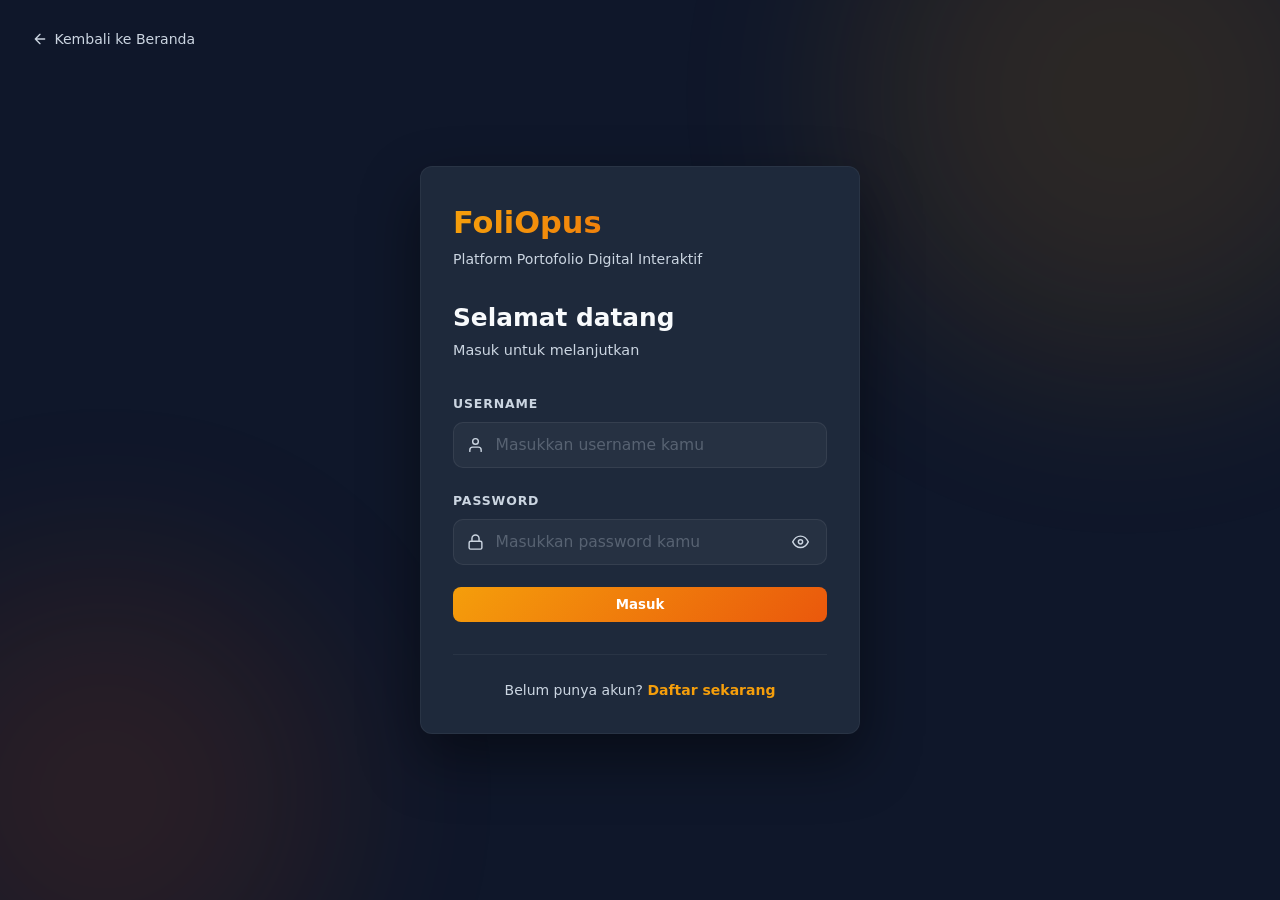
<file: history.html>
<!DOCTYPE html>
<html lang="id">
<head>
    <meta charset="UTF-8">
    <meta name="viewport" content="width=device-width, initial-scale=1.0">
    <title>FoliOpus — Riwayat Template</title>
    <link rel="stylesheet" href="style.css">
</head>
<body style="padding-top: 6rem;">

    <nav class="navbar scrolled">
        <a href="index.html" class="logo">FoliOpus</a>
        <a href="index.html" class="btn-secondary" style="font-size: 0.85rem; padding: 0.5rem 1rem;">Kembali</a>
    </nav>

    <div class="features" style="padding-top: 2rem; min-height: 80vh;">
        <h2 style="margin-bottom: 1rem;">Riwayat Templatemu</h2>
        <p style="color: var(--text-muted); margin-bottom: 3rem;">Pilih template yang sudah kamu beli untuk mulai mengedit.</p>
        
        <div class="grid-container" id="historyContainer" style="max-width: 1000px; margin: 0 auto;">
            </div>
    </div>

    <footer class="footer">
        <p>&copy; 2026 FoliOpus. All rights reserved.</p>
    </footer>

    <script>
        const session = JSON.parse(localStorage.getItem('foliOpusUser'));
        if (!session || !session.loggedIn) window.location.replace('login.html');

        const history = JSON.parse(localStorage.getItem('foliOpusHistory_' + session.username)) || [];
        const container = document.getElementById('historyContainer');

        if (history.length === 0) {
            container.innerHTML = `<p style="grid-column: 1/-1; color: var(--text-muted);">Kamu belum membeli template apapun. <a href="index.html#templates" style="color: var(--primary-yellow);">Eksplor template sekarang!</a></p>`;
        } else {
            container.innerHTML = history.map(item => `
                <div class="card" style="display:flex; flex-direction:column;">
                    <div style="height: 140px; background: ${item.thumb}; border-radius: 8px; margin-bottom: 1rem;"></div>
                    <h3>${item.name}</h3>
                    <p style="font-size: 0.8rem; color: var(--text-muted); margin-bottom: 1.5rem;">Dibeli pada: ${new Date(item.date).toLocaleDateString('id-ID')}</p>
                    <div style="margin-top: auto; display: flex; gap: 0.5rem;">
                        <a href="editor.html?template=${item.templateKey}" class="btn-primary" style="flex: 1; text-align: center; font-size: 0.9rem; padding: 0.6rem;">Edit Live</a>
                        <a href="${item.zipUrl}" class="btn-secondary" style="text-align: center; font-size: 0.9rem; padding: 0.6rem;" title="Download Original">⬇️</a>
                    </div>
                </div>
            `).join('');
        }
    </script>
</body>
</html>
</file>
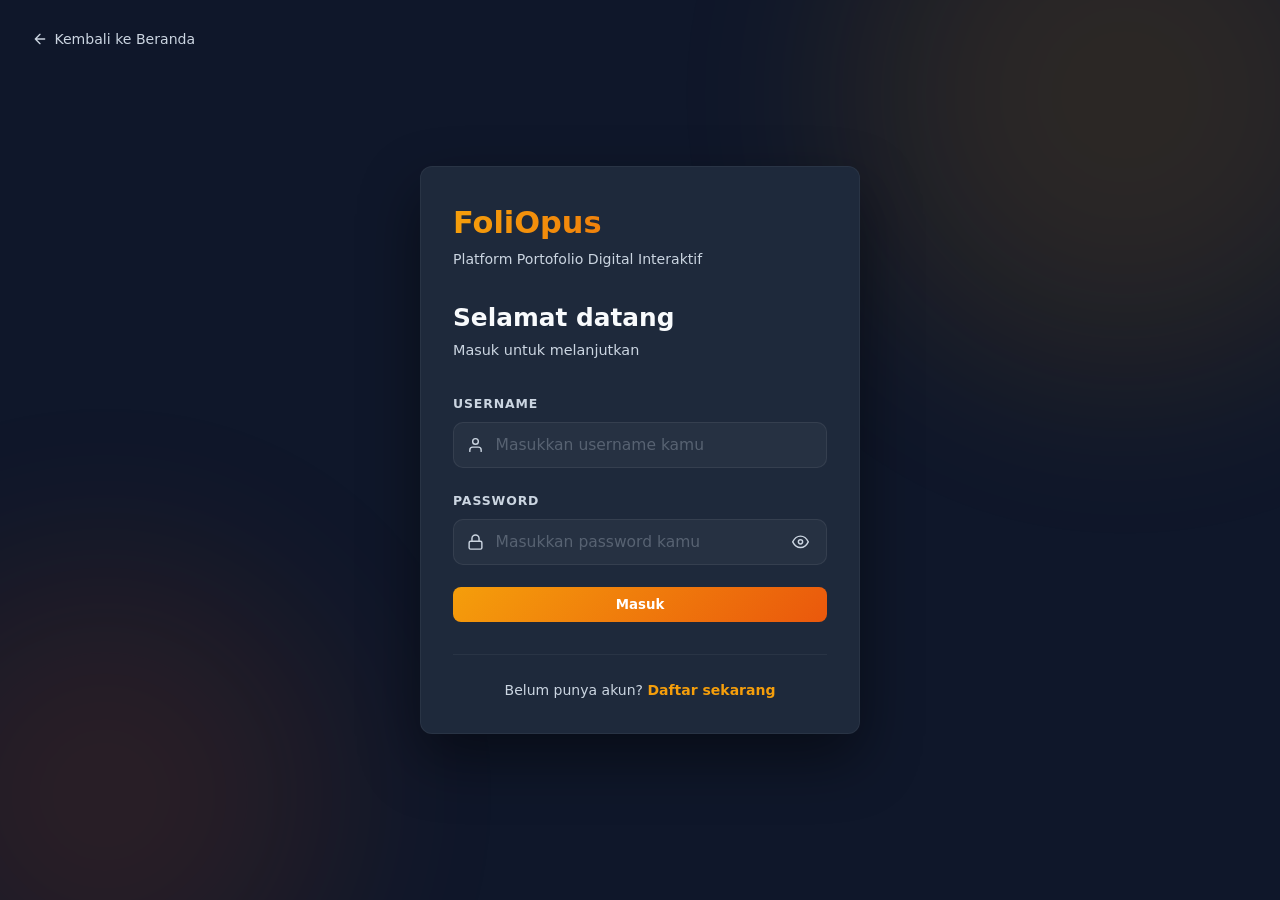
<file: login.html>
<!DOCTYPE html>
<html lang="id">
<head>
    <meta charset="UTF-8">
    <meta name="viewport" content="width=device-width, initial-scale=1.0">
    <title>FoliOpus — Masuk</title>
    <link rel="stylesheet" href="style.css">
</head>
<body class="auth-page">
 
    <div class="bg-orb bg-orb-1"></div>
    <div class="bg-orb bg-orb-2"></div>
 
    <a href="index.html" class="back-link">
        <svg viewBox="0 0 24 24" fill="none" stroke="currentColor" stroke-width="2" stroke-linecap="round" stroke-linejoin="round">
            <path d="M19 12H5M12 5l-7 7 7 7"/>
        </svg>
        Kembali ke Beranda
    </a>
 
    <div class="card login-card">
 
        <div class="logo" style="font-size: 1.9rem;">FoliOpus</div>
        <p class="login-tagline">Platform Portofolio Digital Interaktif</p>
 
        <h1 class="login-title">Selamat datang</h1>
        <p class="login-subtitle">Masuk untuk melanjutkan</p>
 
        <div class="success-box" id="successBox"></div>
        <div class="alert-box"   id="alertBox"></div>
 
        <div class="form-group">
            <label for="username">Username</label>
            <div class="input-wrapper">
                <input type="text" id="username" placeholder="Masukkan username kamu"
                    autocomplete="username" spellcheck="false" />
                <svg class="input-icon" viewBox="0 0 24 24" fill="none" stroke="currentColor" stroke-width="2" stroke-linecap="round" stroke-linejoin="round" aria-hidden="true">
                    <path d="M20 21v-2a4 4 0 0 0-4-4H8a4 4 0 0 0-4 4v2"/><circle cx="12" cy="7" r="4"/>
                </svg>
            </div>
            <p class="field-error" id="usernameError"></p>
        </div>
 
        <div class="form-group">
            <label for="password">Password</label>
            <div class="input-wrapper">
                <input type="password" id="password" placeholder="Masukkan password kamu"
                    autocomplete="current-password" />
                <svg class="input-icon" viewBox="0 0 24 24" fill="none" stroke="currentColor" stroke-width="2" stroke-linecap="round" stroke-linejoin="round" aria-hidden="true">
                    <rect x="3" y="11" width="18" height="11" rx="2"/><path d="M7 11V7a5 5 0 0 1 10 0v4"/>
                </svg>
                <button class="toggle-pw" id="togglePw" type="button" aria-label="Tampilkan/sembunyikan password">
                    <svg id="eyeShow" viewBox="0 0 24 24" fill="none" stroke="currentColor" stroke-width="2" stroke-linecap="round" stroke-linejoin="round">
                        <path d="M1 12s4-8 11-8 11 8 11 8-4 8-11 8-11-8-11-8z"/><circle cx="12" cy="12" r="3"/>
                    </svg>
                    <svg id="eyeHide" style="display:none;" viewBox="0 0 24 24" fill="none" stroke="currentColor" stroke-width="2" stroke-linecap="round" stroke-linejoin="round">
                        <path d="M17.94 17.94A10.07 10.07 0 0 1 12 20c-7 0-11-8-11-8a18.45 18.45 0 0 1 5.06-5.94"/>
                        <path d="M9.9 4.24A9.12 9.12 0 0 1 12 4c7 0 11 8 11 8a18.5 18.5 0 0 1-2.16 3.19"/>
                        <line x1="1" y1="1" x2="23" y2="23"/>
                    </svg>
                </button>
            </div>
            <p class="field-error" id="passwordError"></p>
        </div>
 
        <button class="btn-primary btn-login" id="btnLogin" type="button">
            <span id="btnText">Masuk</span>
            <span class="spinner" id="spinner"></span>
        </button>
 
        <hr class="divider">
        <p class="register-note">Belum punya akun? <a href="register.html">Daftar sekarang</a></p>
 
    </div>
 
    <script src="script.js"></script>
</body>
</html>
</file>
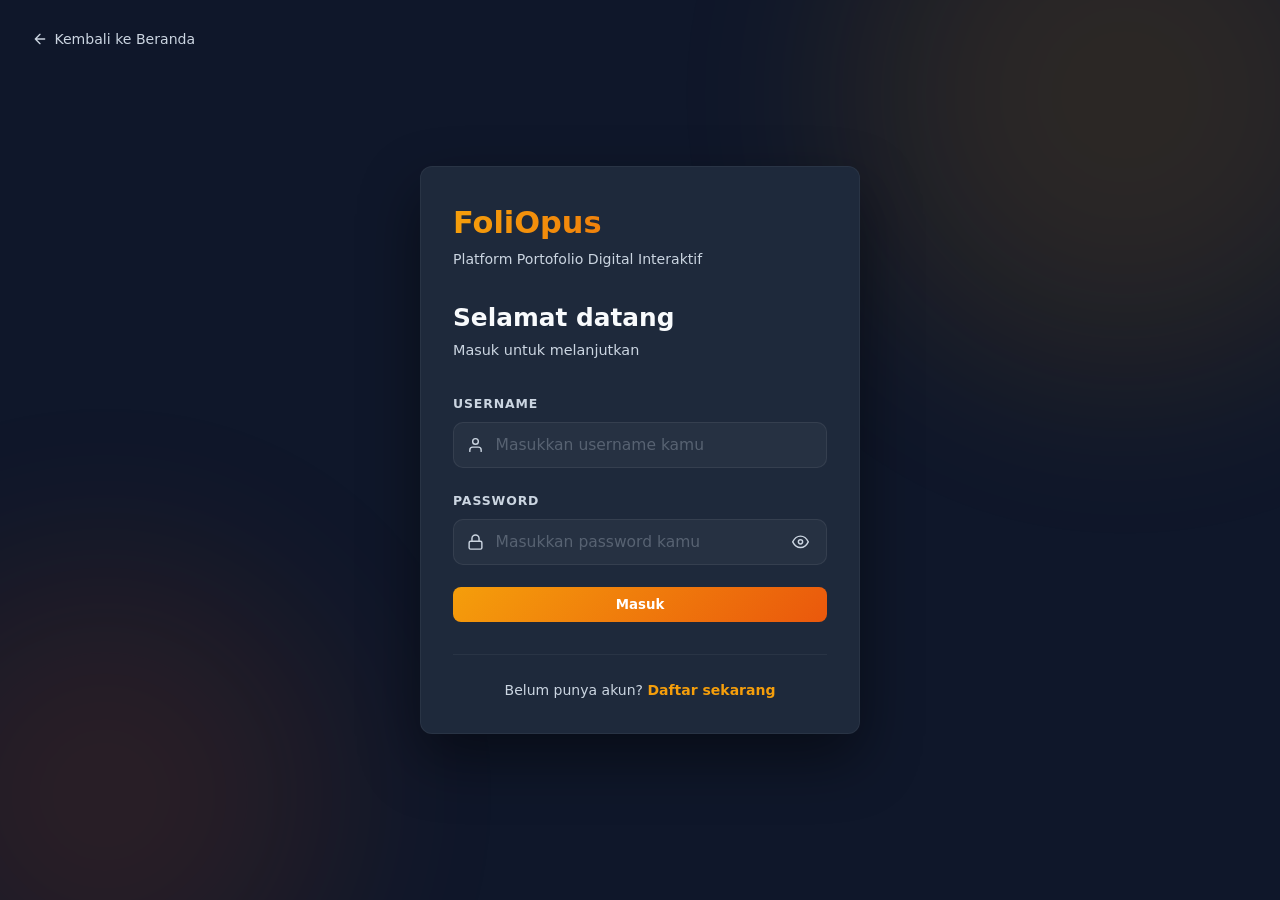
<file: payment.html>
<!DOCTYPE html>
<html lang="id">
<head>
    <meta charset="UTF-8">
    <meta name="viewport" content="width=device-width, initial-scale=1.0">
    <title>FoliOpus — Pembayaran</title>
    <link rel="stylesheet" href="style.css">
    <style>
        .payment-timer {
            display: flex;
            align-items: center;
            justify-content: center;
            gap: 0.6rem;
            background: rgba(245,158,11,0.08);
            border: 1px solid rgba(245,158,11,0.2);
            border-radius: 10px;
            padding: 0.65rem 1.25rem;
            margin-bottom: 1.5rem;
            font-size: 0.875rem;
            color: var(--text-muted);
            transition: background 0.3s, border-color 0.3s;
        }
        .payment-timer.warning {
            background: rgba(239,68,68,0.08);
            border-color: rgba(239,68,68,0.3);
            animation: pulse-border 1s ease-in-out infinite;
        }
        @keyframes pulse-border {
            0%, 100% { border-color: rgba(239,68,68,0.3); }
            50%       { border-color: rgba(239,68,68,0.7); }
        }
        .timer-icon { width: 16px; height: 16px; flex-shrink: 0; }
        .timer-count {
            font-size: 1rem;
            font-weight: 700;
            color: var(--primary-yellow);
            min-width: 48px;
            letter-spacing: 0.03em;
            transition: color 0.3s;
        }
        .payment-timer.warning .timer-count { color: #ef4444; }
        .timer-expired-msg {
            display: none;
            background: rgba(239,68,68,0.08);
            border: 1px solid rgba(239,68,68,0.25);
            border-radius: 10px;
            padding: 1rem 1.25rem;
            text-align: center;
            font-size: 0.875rem;
            color: #fca5a5;
            margin-bottom: 1.5rem;
        }
        .timer-expired-msg strong { display: block; font-size: 1rem; margin-bottom: 0.25rem; color: #ef4444; }

        .upload-section {
            margin-bottom: 1.5rem;
        }
        .upload-label {
            font-size: 0.78rem;
            font-weight: 600;
            color: var(--text-muted);
            text-transform: uppercase;
            letter-spacing: 0.07em;
            margin-bottom: 0.6rem;
            display: block;
        }
        .upload-dropzone {
            border: 2px dashed rgba(245,158,11,0.3);
            border-radius: 12px;
            padding: 1.5rem;
            text-align: center;
            cursor: pointer;
            transition: border-color 0.3s, background 0.3s;
            background: rgba(245,158,11,0.03);
            position: relative;
        }
        .upload-dropzone:hover, .upload-dropzone.dragover {
            border-color: var(--primary-yellow);
            background: rgba(245,158,11,0.07);
        }
        .upload-dropzone input[type="file"] {
            position: absolute;
            inset: 0;
            opacity: 0;
            cursor: pointer;
            width: 100%;
            height: 100%;
        }
        .upload-icon-wrap {
            width: 44px;
            height: 44px;
            background: rgba(245,158,11,0.1);
            border-radius: 10px;
            display: flex;
            align-items: center;
            justify-content: center;
            margin: 0 auto 0.75rem;
        }
        .upload-icon-wrap svg { width: 22px; height: 22px; color: var(--primary-yellow); }
        .upload-hint { font-size: 0.85rem; color: var(--text-muted); }
        .upload-hint strong { color: var(--text-light); }
        .upload-formats { font-size: 0.75rem; color: var(--text-muted); margin-top: 0.25rem; opacity: 0.7; }
        .upload-preview-wrap {
            display: none;
            align-items: center;
            gap: 1rem;
            background: rgba(34,197,94,0.05);
            border: 1px solid rgba(34,197,94,0.2);
            border-radius: 10px;
            padding: 0.85rem 1rem;
            margin-top: 0.75rem;
        }
        .upload-preview-wrap.show { display: flex; animation: fadeIn 0.3s ease; }
        .upload-thumb {
            width: 52px;
            height: 52px;
            border-radius: 8px;
            object-fit: cover;
            border: 1px solid rgba(255,255,255,0.08);
            flex-shrink: 0;
        }
        .upload-file-info { flex: 1; text-align: left; overflow: hidden; }
        .upload-file-name { font-size: 0.85rem; font-weight: 600; color: var(--text-light); white-space: nowrap; overflow: hidden; text-overflow: ellipsis; }
        .upload-file-size { font-size: 0.75rem; color: var(--text-muted); }
        .upload-remove {
            background: none;
            border: none;
            cursor: pointer;
            color: var(--text-muted);
            padding: 0.25rem;
            display: flex;
            transition: color 0.2s;
        }
        .upload-remove:hover { color: #ef4444; }
        .upload-remove svg { width: 16px; height: 16px; }
        .upload-required-note {
            font-size: 0.78rem;
            color: var(--text-muted);
            margin-top: 0.5rem;
            display: flex;
            align-items: center;
            gap: 0.4rem;
        }
        .upload-required-note svg { width: 13px; height: 13px; color: var(--primary-orange); flex-shrink: 0; }

        .receipt-wrapper {
            margin: 0 auto 1.5rem;
            max-width: 420px;
        }
        .receipt {
            background: var(--dark-surface);
            border: 1px solid rgba(255,255,255,0.08);
            border-radius: 16px;
            overflow: hidden;
        }
        .receipt-header {
            background: linear-gradient(135deg, var(--primary-yellow), var(--primary-orange));
            padding: 1.5rem 1.75rem 1.25rem;
            text-align: center;
            position: relative;
        }
        .receipt-header-logo {
            font-size: 1.5rem;
            font-weight: 800;
            color: #fff;
            letter-spacing: -0.02em;
            margin-bottom: 0.2rem;
        }
        .receipt-header-sub {
            font-size: 0.72rem;
            letter-spacing: 0.15em;
            text-transform: uppercase;
            color: rgba(255,255,255,0.75);
            font-weight: 600;
        }
        .receipt-zigzag {
            display: flex;
            overflow: hidden;
            line-height: 0;
            margin-top: -1px;
        }
        .receipt-zigzag svg { width: 100%; display: block; }
        .receipt-body { padding: 1.25rem 1.75rem; }
        .receipt-row {
            display: flex;
            justify-content: space-between;
            align-items: flex-start;
            font-size: 0.875rem;
            padding: 0.55rem 0;
            border-bottom: 1px dashed rgba(255,255,255,0.06);
        }
        .receipt-row:last-child { border-bottom: none; }
        .receipt-row-label { color: var(--text-muted); }
        .receipt-row-value { font-weight: 600; color: var(--text-light); text-align: right; max-width: 55%; }
        .receipt-row-value.green { color: #22c55e; }
        .receipt-divider {
            border: none;
            border-top: 1px dashed rgba(255,255,255,0.1);
            margin: 0.75rem 0;
        }
        .receipt-total-row {
            display: flex;
            justify-content: space-between;
            align-items: center;
            padding: 0.75rem 0 0.25rem;
        }
        .receipt-total-label { font-size: 0.875rem; font-weight: 700; color: var(--text-light); }
        .receipt-total-value {
            font-size: 1.35rem;
            font-weight: 800;
            background: linear-gradient(to right, var(--primary-yellow), var(--primary-orange));
            -webkit-background-clip: text;
            background-clip: text;
            -webkit-text-fill-color: transparent;
        }
        .receipt-proof-section {
            margin: 0.5rem 0 0.75rem;
            border-top: 1px dashed rgba(255,255,255,0.1);
            padding-top: 0.75rem;
        }
        .receipt-proof-label {
            font-size: 0.72rem;
            letter-spacing: 0.07em;
            text-transform: uppercase;
            color: var(--text-muted);
            margin-bottom: 0.5rem;
            font-weight: 600;
        }
        .receipt-proof-img {
            width: 100%;
            max-height: 140px;
            object-fit: cover;
            border-radius: 8px;
            border: 1px solid rgba(255,255,255,0.07);
            display: block;
        }
        .receipt-footer {
            text-align: center;
            padding: 1rem 1.75rem 1.5rem;
            border-top: 1px dashed rgba(255,255,255,0.08);
        }
        .receipt-barcode {
            display: flex;
            justify-content: center;
            align-items: flex-end;
            gap: 1.5px;
            height: 40px;
            margin-bottom: 0.6rem;
        }
        .receipt-barcode span {
            background: rgba(255,255,255,0.25);
            border-radius: 1px;
            width: 2px;
        }
        .receipt-trx-code {
            font-size: 0.8rem;
            font-weight: 600;
            color: var(--text-muted);
            letter-spacing: 0.1em;
            margin-bottom: 0.3rem;
        }
        .receipt-thanks {
            font-size: 0.78rem;
            color: var(--text-muted);
            opacity: 0.7;
        }
        .receipt-actions {
            display: flex;
            gap: 0.75rem;
            margin-bottom: 1.5rem;
        }
        .receipt-actions .btn-secondary {
            flex: 1;
            display: flex;
            align-items: center;
            justify-content: center;
            gap: 0.4rem;
            padding: 0.7rem;
            font-size: 0.875rem;
            text-decoration: none;
        }
        .receipt-actions .btn-secondary svg { width: 16px; height: 16px; }
        #rcProofSection {
            display: none !important;
        }
    </style>
</head>
<body class="payment-page">

    <div class="payment-header">
        <h1>Selesaikan Pembayaran</h1>
        <p>Bayar sekali, source code template jadi milikmu selamanya</p>
    </div>

    <div class="steps">
        <div class="step active" id="stepEl1">
            <div class="step-num">1</div>
            <div class="step-label">Pembayaran</div>
        </div>
        <div class="step-line" id="stepLine1"></div>
        <div class="step" id="stepEl2">
            <div class="step-num">2</div>
            <div class="step-label">Konfirmasi</div>
        </div>
        <div class="step-line" id="stepLine2"></div>
        <div class="step" id="stepEl3">
            <div class="step-num">3</div>
            <div class="step-label">Download</div>
        </div>
    </div>

    <div class="payment-layout">
        <div class="payment-panel">

            <div class="step-panel active" id="panel1">
                <div class="card">
                    <div class="qris-container">
                        <p class="qris-title">Scan QRIS untuk Membayar</p>
                        <p class="qris-subtitle">Gunakan aplikasi e-wallet atau mobile banking apapun</p>

                        <div class="payment-timer" id="paymentTimer">
                            <svg class="timer-icon" viewBox="0 0 24 24" fill="none" stroke="currentColor" stroke-width="2" stroke-linecap="round" stroke-linejoin="round">
                                <circle cx="12" cy="12" r="10"/><polyline points="12 6 12 12 16 14"/>
                            </svg>
                            <span>Selesaikan dalam</span>
                            <span class="timer-count" id="timerCount">15:00</span>
                        </div>
                        <div class="timer-expired-msg" id="timerExpiredMsg">
                            <strong>⏰ Waktu Pembayaran Habis</strong>
                            Sesi ini telah berakhir. <a href="" style="color: var(--primary-yellow);">Muat ulang halaman</a> untuk mencoba lagi.
                        </div>

                        <div class="qris-box">
                            <img src="assets/qris.jpeg" alt="QRIS FoliOpus" class="qris-image">
                        </div>

                        <p class="qris-merchant">Merchant: <strong>FoliOpus</strong> · NMID: 123456789</p>

                        <a href="assets/qris.jpeg" download="QRIS-FoliOpus.jpeg" class="btn-secondary" style="display:inline-flex; align-items:center; gap:0.45rem; padding:0.5rem 1.1rem; font-size:0.82rem; margin-bottom:1.25rem; text-decoration:none;">
                            <svg width="15" height="15" viewBox="0 0 24 24" fill="none" stroke="currentColor" stroke-width="2.5" stroke-linecap="round" stroke-linejoin="round">
                                <path d="M21 15v4a2 2 0 0 1-2 2H5a2 2 0 0 1-2-2v-4"/>
                                <polyline points="7 10 12 15 17 10"/>
                                <line x1="12" y1="15" x2="12" y2="3"/>
                            </svg>
                            Download QR Code
                        </a>

                        <ol class="qris-instructions">
                            <li>Buka aplikasi e-wallet atau mobile banking kamu</li>
                            <li>Pilih menu bayar / scan QR</li>
                            <li>Arahkan kamera ke kode QRIS di atas</li>
                            <li>Pastikan nominal sesuai, lalu konfirmasi pembayaran</li>
                        </ol>

                        <div class="upload-section">
                            <span class="upload-label">Bukti Pembayaran</span>
                            <div class="upload-dropzone" id="uploadDropzone">
                                <input type="file" id="proofInput" accept="image/*">
                                <div class="upload-icon-wrap">
                                    <svg viewBox="0 0 24 24" fill="none" stroke="currentColor" stroke-width="2" stroke-linecap="round" stroke-linejoin="round">
                                        <path d="M21 15v4a2 2 0 0 1-2 2H5a2 2 0 0 1-2-2v-4"/>
                                        <polyline points="17 8 12 3 7 8"/>
                                        <line x1="12" y1="3" x2="12" y2="15"/>
                                    </svg>
                                </div>
                                <p class="upload-hint"><strong>Klik atau seret foto</strong> ke sini</p>
                                <p class="upload-formats">PNG, JPG, JPEG · Maks. 5 MB</p>
                            </div>

                            <div class="upload-preview-wrap" id="uploadPreviewWrap">
                                <img src="" alt="Preview bukti" class="upload-thumb" id="uploadThumb">
                                <div class="upload-file-info">
                                    <div class="upload-file-name" id="uploadFileName">—</div>
                                    <div class="upload-file-size" id="uploadFileSize">—</div>
                                </div>
                                <button class="upload-remove" id="uploadRemove" title="Hapus file">
                                    <svg viewBox="0 0 24 24" fill="none" stroke="currentColor" stroke-width="2.5" stroke-linecap="round" stroke-linejoin="round">
                                        <line x1="18" y1="6" x2="6" y2="18"/><line x1="6" y1="6" x2="18" y2="18"/>
                                    </svg>
                                </button>
                            </div>

                            <p class="upload-required-note">
                                <svg viewBox="0 0 24 24" fill="none" stroke="currentColor" stroke-width="2" stroke-linecap="round" stroke-linejoin="round">
                                    <circle cx="12" cy="12" r="10"/><line x1="12" y1="8" x2="12" y2="12"/><line x1="12" y1="16" x2="12.01" y2="16"/>
                                </svg>
                                Upload screenshot/foto bukti transfer sebelum konfirmasi
                            </p>
                        </div>

                        <button class="btn-primary btn-confirm" id="btnSudahBayar" disabled>
                            <svg width="18" height="18" viewBox="0 0 24 24" fill="none" stroke="currentColor" stroke-width="2.5" stroke-linecap="round" stroke-linejoin="round">
                                <polyline points="20 6 9 17 4 12"/>
                            </svg>
                            Saya Sudah Membayar
                        </button>

                        <div class="pay-disclaimer">
                            <svg viewBox="0 0 24 24" fill="none" stroke="currentColor" stroke-width="2" stroke-linecap="round" stroke-linejoin="round">
                                <circle cx="12" cy="12" r="10"/><line x1="12" y1="8" x2="12" y2="12"/><line x1="12" y1="16" x2="12.01" y2="16"/>
                            </svg>
                            Ini adalah simulasi pembayaran. Upload bukti transfer lalu klik tombol di atas untuk mendapatkan link download.
                        </div>
                    </div>
                </div>
            </div>

            <div class="step-panel" id="panel2">
                <div class="card">
                    <div class="qris-container">
                        <div class="pay-status-icon" style="background: rgba(245,158,11,0.1); border-color: var(--primary-yellow);">
                            <svg viewBox="0 0 24 24" fill="none" stroke="var(--primary-yellow)" stroke-width="2.5" stroke-linecap="round" stroke-linejoin="round">
                                <path d="M12 22s8-4 8-10V5l-8-3-8 3v7c0 6 8 10 8 10z"/>
                            </svg>
                        </div>
                        <p class="qris-title">Memverifikasi Pembayaran</p>
                        <p class="qris-subtitle">Harap tunggu sebentar, kami sedang memproses transaksimu...</p>
                        <div class="pay-spinner"></div>
                        <p style="color: var(--text-muted); font-size: 0.85rem;">Proses ini memakan waktu beberapa detik</p>
                    </div>
                </div>
            </div>

            <div class="step-panel" id="panel3">
                <div class="card">
                    <div class="qris-container">
                        <div class="pay-status-icon pay-status-success">
                            <svg viewBox="0 0 24 24" fill="none" stroke="currentColor" stroke-width="2.5" stroke-linecap="round" stroke-linejoin="round">
                                <polyline points="20 6 9 17 4 12"/>
                            </svg>
                        </div>
                        <h2 class="pay-success-title">Pembayaran Berhasil! 🎉</h2>
                        <p class="pay-success-sub">Terima kasih! Berikut struk transaksimu.</p>

                        <div class="receipt-wrapper" id="receiptWrapper">
                            <div class="receipt" id="receiptEl">
                                <div class="receipt-header">
                                    <div class="receipt-header-logo">FoliOpus</div>
                                    <div class="receipt-header-sub">Bukti Transaksi Digital</div>
                                </div>
                                <div class="receipt-zigzag">
                                    <svg viewBox="0 0 420 12" preserveAspectRatio="none" xmlns="http://www.w3.org/2000/svg">
                                        <path d="M0,0 L10,12 L20,0 L30,12 L40,0 L50,12 L60,0 L70,12 L80,0 L90,12 L100,0 L110,12 L120,0 L130,12 L140,0 L150,12 L160,0 L170,12 L180,0 L190,12 L200,0 L210,12 L220,0 L230,12 L240,0 L250,12 L260,0 L270,12 L280,0 L290,12 L300,0 L310,12 L320,0 L330,12 L340,0 L350,12 L360,0 L370,12 L380,0 L390,12 L400,0 L410,12 L420,0 L420,0 L0,0 Z" fill="#1e293b"/>
                                    </svg>
                                </div>

                                <div class="receipt-body">
                                    <div class="receipt-row">
                                        <span class="receipt-row-label">No. Transaksi</span>
                                        <span class="receipt-row-value" id="rcTrxId">—</span>
                                    </div>
                                    <div class="receipt-row">
                                        <span class="receipt-row-label">Tanggal</span>
                                        <span class="receipt-row-value" id="rcDate">—</span>
                                    </div>
                                    <div class="receipt-row">
                                        <span class="receipt-row-label">Waktu</span>
                                        <span class="receipt-row-value" id="rcTime">—</span>
                                    </div>
                                    <div class="receipt-row">
                                        <span class="receipt-row-label">Nama Akun</span>
                                        <span class="receipt-row-value" id="rcUser">—</span>
                                    </div>
                                    <hr class="receipt-divider">
                                    <div class="receipt-row">
                                        <span class="receipt-row-label">Template</span>
                                        <span class="receipt-row-value" id="rcTemplate">—</span>
                                    </div>
                                    <div class="receipt-row">
                                        <span class="receipt-row-label">Paket</span>
                                        <span class="receipt-row-value" id="rcPaket">—</span>
                                    </div>
                                    <div class="receipt-row">
                                        <span class="receipt-row-label">Metode</span>
                                        <span class="receipt-row-value">QRIS</span>
                                    </div>
                                    <div class="receipt-row">
                                        <span class="receipt-row-label">Status</span>
                                        <span class="receipt-row-value green">✓ LUNAS</span>
                                    </div>
                                    <hr class="receipt-divider">
                                    <div class="receipt-total-row">
                                        <span class="receipt-total-label">TOTAL</span>
                                        <span class="receipt-total-value" id="rcTotal">—</span>
                                    </div>

                                    <div class="receipt-proof-section" id="rcProofSection" style="display:none !important;">
                                        <div class="receipt-proof-label">Bukti Pembayaran</div>
                                        <img src="" alt="Bukti Pembayaran" class="receipt-proof-img" id="rcProofImg">
                                    </div>
                                </div>

                                <div class="receipt-footer">
                                    <div class="receipt-barcode" id="rcBarcode"></div>
                                    <div class="receipt-trx-code" id="rcBarcodeText">FO-XXXX-XX</div>
                                    <div class="receipt-thanks">Terima kasih telah mempercayai FoliOpus!</div>
                                </div>
                            </div>
                        </div>

                        <div class="receipt-actions">
                            <button class="btn-secondary" id="btnSaveReceipt">
                                <svg viewBox="0 0 24 24" fill="none" stroke="currentColor" stroke-width="2" stroke-linecap="round" stroke-linejoin="round">
                                    <path d="M21 15v4a2 2 0 0 1-2 2H5a2 2 0 0 1-2-2v-4"/>
                                    <polyline points="7 10 12 15 17 10"/>
                                    <line x1="12" y1="15" x2="12" y2="3"/>
                                </svg>
                                Simpan PNG
                            </button>
                        </div>

                        <div id="actionBtnsPlaceholder"></div>

                        <div class="pay-disclaimer" style="margin: 1rem 0 1.5rem;">
                            <svg viewBox="0 0 24 24" fill="none" stroke="currentColor" stroke-width="2" stroke-linecap="round" stroke-linejoin="round">
                                <circle cx="12" cy="12" r="10"/><line x1="12" y1="8" x2="12" y2="12"/><line x1="12" y1="16" x2="12.01" y2="16"/>
                            </svg>
                            Simpan struk ini sebagai bukti pembelian. Link download hanya berlaku di sesi ini.
                        </div>

                        <a href="index.html" class="btn-secondary" style="display:block; text-align:center; padding: 0.75rem; text-decoration:none;" id="backHomeBtn">
                            Kembali ke Beranda
                        </a>
                    </div>
                </div>
            </div>

        </div>

       <div class="order-summary">
            <div class="summary-card">
                <h3 class="summary-label">Ringkasan Pesanan</h3>
                <div class="summary-template">
                    <div class="summary-thumb" id="summaryThumb"></div>
                    <div class="summary-info">
                        <h4 id="summaryName">FoliOpus Starter</h4>
                        <p>Template Portofolio Digital</p>
                        <span class="summary-badge" id="summaryBadge">Starter</span>
                    </div>
                </div>
                <div class="summary-row">
                    <span>Harga template</span>
                    <span id="summaryPrice">—</span>
                </div>
                <div class="summary-row">
                    <span>Biaya layanan</span>
                    <span>Gratis</span>
                </div>
                
                <div class="summary-row" id="discountRow" style="display: none; color: #22c55e;">
                    <span>Diskon 25% (OPUS222)</span>
                    <span id="summaryDiscount">-Rp 0</span>
                </div>

                <div class="summary-total">
                    <span>Total</span>
                    <span class="summary-total-price" id="summaryTotal">—</span>
                </div>

                <div class="voucher-box" style="margin-top: 1.5rem; border-top: 1px dashed rgba(255,255,255,0.1); padding-top: 1.5rem;">
                    <label style="display: block; font-size: 0.72rem; font-weight: 700; color: var(--text-muted); text-transform: uppercase; letter-spacing: 0.08em; margin-bottom: 0.6rem;">Punya Kode Voucher?</label>
                    <div style="display: flex; gap: 0.5rem;">
                        <input type="text" id="voucherInput" placeholder="Masukkan Voucher
                        " style="flex: 1; background: rgba(255,255,255,0.04); border: 1px solid rgba(255,255,255,0.09); border-radius: 8px; padding: 0.55rem 0.75rem; color: #f8fafc; font-family: inherit; font-size: 0.85rem; outline: none; text-transform: uppercase; transition: all 0.2s;">
                        <button id="btnApplyVoucher" class="btn-secondary" style="padding: 0.55rem 1rem; border-radius: 8px; font-size: 0.85rem; font-weight: 700; border: 1px solid rgba(255,255,255,0.1); background: rgba(255,255,255,0.05); cursor: pointer; color: #cbd5e1;">Gunakan</button>
                    </div>
                    <div id="voucherMsg" style="font-size: 0.75rem; margin-top: 0.6rem; font-weight: 600; display: none;"></div>
                </div>
            </div>
        </div>

    </div>

    <script src="script.js"></script>
</body>
</html>
</file>
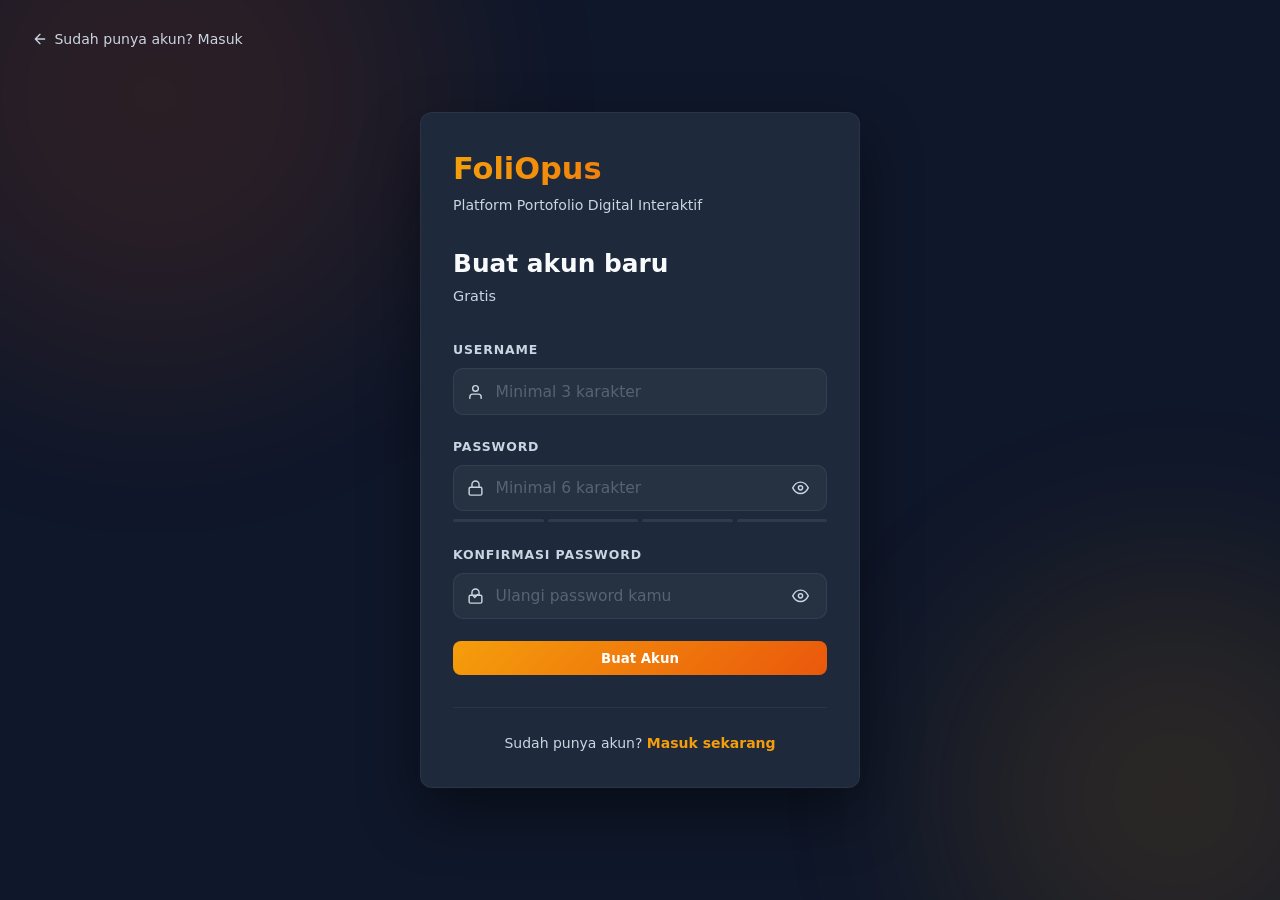
<file: register.html>
<!DOCTYPE html>
<html lang="id">
<head>
    <meta charset="UTF-8">
    <meta name="viewport" content="width=device-width, initial-scale=1.0">
    <title>FoliOpus — Daftar</title>
    <link rel="stylesheet" href="style.css">
</head>
<body class="auth-page register-page">
 
    <div class="bg-orb bg-orb-1"></div>
    <div class="bg-orb bg-orb-2"></div>
 
    <a href="login.html" class="back-link">
        <svg viewBox="0 0 24 24" fill="none" stroke="currentColor" stroke-width="2" stroke-linecap="round" stroke-linejoin="round">
            <path d="M19 12H5M12 5l-7 7 7 7"/>
        </svg>
        Sudah punya akun? Masuk
    </a>
 
    <div class="card register-card">
 
        <div class="logo" style="font-size: 1.9rem;">FoliOpus</div>
        <p class="login-tagline">Platform Portofolio Digital Interaktif</p>
 
        <h1 class="login-title">Buat akun baru</h1>
        <p class="login-subtitle">Gratis</p>
 
        <div class="alert-box" id="alertBox"></div>
 
        <!-- Username -->
        <div class="form-group">
            <label for="username">Username</label>
            <div class="input-wrapper">
                <input type="text" id="username" placeholder="Minimal 3 karakter"
                    autocomplete="username" spellcheck="false" maxlength="30" />
                <svg class="input-icon" viewBox="0 0 24 24" fill="none" stroke="currentColor" stroke-width="2" stroke-linecap="round" stroke-linejoin="round" aria-hidden="true">
                    <path d="M20 21v-2a4 4 0 0 0-4-4H8a4 4 0 0 0-4 4v2"/><circle cx="12" cy="7" r="4"/>
                </svg>
            </div>
            <p class="field-error" id="usernameError"></p>
        </div>

        <div class="form-group">
            <label for="password">Password</label>
            <div class="input-wrapper">
                <input type="password" id="password" placeholder="Minimal 6 karakter"
                    autocomplete="new-password" />
                <svg class="input-icon" viewBox="0 0 24 24" fill="none" stroke="currentColor" stroke-width="2" stroke-linecap="round" stroke-linejoin="round" aria-hidden="true">
                    <rect x="3" y="11" width="18" height="11" rx="2"/><path d="M7 11V7a5 5 0 0 1 10 0v4"/>
                </svg>
                <button class="toggle-pw" id="togglePw1" type="button" aria-label="Tampilkan password">
                    <svg id="eye1Show" viewBox="0 0 24 24" fill="none" stroke="currentColor" stroke-width="2" stroke-linecap="round" stroke-linejoin="round">
                        <path d="M1 12s4-8 11-8 11 8 11 8-4 8-11 8-11-8-11-8z"/><circle cx="12" cy="12" r="3"/>
                    </svg>
                    <svg id="eye1Hide" style="display:none;" viewBox="0 0 24 24" fill="none" stroke="currentColor" stroke-width="2" stroke-linecap="round" stroke-linejoin="round">
                        <path d="M17.94 17.94A10.07 10.07 0 0 1 12 20c-7 0-11-8-11-8a18.45 18.45 0 0 1 5.06-5.94"/>
                        <path d="M9.9 4.24A9.12 9.12 0 0 1 12 4c7 0 11 8 11 8a18.5 18.5 0 0 1-2.16 3.19"/>
                        <line x1="1" y1="1" x2="23" y2="23"/>
                    </svg>
                </button>
            </div>
            <div class="strength-bar" id="strengthBar">
                <span></span><span></span><span></span><span></span>
            </div>
            <p class="strength-label" id="strengthLabel"></p>
            <p class="field-error" id="passwordError"></p>
        </div>

        <div class="form-group">
            <label for="confirmPassword">Konfirmasi Password</label>
            <div class="input-wrapper">
                <input type="password" id="confirmPassword" placeholder="Ulangi password kamu"
                    autocomplete="new-password" />
                <svg class="input-icon" viewBox="0 0 24 24" fill="none" stroke="currentColor" stroke-width="2" stroke-linecap="round" stroke-linejoin="round" aria-hidden="true">
                    <path d="M9 12l2 2 4-4"/><rect x="3" y="11" width="18" height="11" rx="2"/><path d="M7 11V7a5 5 0 0 1 10 0v4"/>
                </svg>
                <button class="toggle-pw" id="togglePw2" type="button" aria-label="Tampilkan password">
                    <svg id="eye2Show" viewBox="0 0 24 24" fill="none" stroke="currentColor" stroke-width="2" stroke-linecap="round" stroke-linejoin="round">
                        <path d="M1 12s4-8 11-8 11 8 11 8-4 8-11 8-11-8-11-8z"/><circle cx="12" cy="12" r="3"/>
                    </svg>
                    <svg id="eye2Hide" style="display:none;" viewBox="0 0 24 24" fill="none" stroke="currentColor" stroke-width="2" stroke-linecap="round" stroke-linejoin="round">
                        <path d="M17.94 17.94A10.07 10.07 0 0 1 12 20c-7 0-11-8-11-8a18.45 18.45 0 0 1 5.06-5.94"/>
                        <path d="M9.9 4.24A9.12 9.12 0 0 1 12 4c7 0 11 8 11 8a18.5 18.5 0 0 1-2.16 3.19"/>
                        <line x1="1" y1="1" x2="23" y2="23"/>
                    </svg>
                </button>
            </div>
            <p class="field-error" id="confirmError"></p>
        </div>
 
        <button class="btn-primary btn-register" id="btnRegister" type="button">
            <span id="btnText">Buat Akun</span>
            <span class="spinner" id="spinner"></span>
        </button>
 
        <hr class="divider">
        <p class="login-note">Sudah punya akun? <a href="login.html">Masuk sekarang</a></p>
 
    </div>
 
    <script src="script.js"></script>
</body>
</html>
</file>
<file: style.css>
:root {
    --primary-yellow: #f59e0b;
    --primary-orange: #ea580c;
    --dark-bg: #0f172a;
    --dark-surface: #1e293b;
    --text-light: #f8fafc;
    --text-muted: #cbd5e1;
    --transition-speed: 0.3s;
}

* {
    margin: 0;
    padding: 0;
    box-sizing: border-box;
    font-family: 'Segoe UI', system-ui, sans-serif;
}

html {
    scroll-behavior: smooth;
    scroll-padding-top: 90px;
}

body {
    background-color: var(--dark-bg);
    color: var(--text-light);
    line-height: 1.6;
    text-rendering: optimizeLegibility;
    -webkit-font-smoothing: antialiased;
    -moz-osx-font-smoothing: grayscale;
}

.navbar {
    position: fixed;
    top: 0;
    width: 100%;
    display: flex;
    justify-content: space-between;
    align-items: center;
    padding: 1.5rem 5%;
    background-color: transparent;
    transition: background-color var(--transition-speed), box-shadow var(--transition-speed);
    z-index: 1000;
}

.navbar.scrolled {
    background-color: rgba(15, 23, 42, 0.95);
    backdrop-filter: blur(10px);
    box-shadow: 0 4px 20px rgba(0, 0, 0, 0.5);
}

.nav-user-wrap {
    position: relative;
    display: inline-flex;
}

.logo {
    font-size: 1.8rem;
    font-weight: 800;
    background: linear-gradient(to right, var(--primary-yellow), var(--primary-orange));
    -webkit-background-clip: text;
    background-clip: text;
    -webkit-text-fill-color: transparent;
    text-decoration: none;
    display: flex;
    align-items: center;
    gap: 0.1rem;
}

.logo-img {
    width: 32px;
    height: 32px;
    object-fit: contain;
    flex-shrink: 0;
    -webkit-text-fill-color: initial;
}

.nav-links {
    display: flex;
    list-style: none;
    gap: 2rem;
}

.nav-links a {
    color: var(--text-light);
    text-decoration: none;
    font-weight: 500;
    transition: color var(--transition-speed);
}

.nav-links a:hover {
    color: var(--primary-yellow);
}

.btn-primary {
    background: linear-gradient(135deg, var(--primary-yellow), var(--primary-orange));
    color: #fff;
    border: none;
    padding: 0.6rem 1.5rem;
    border-radius: 8px;
    font-weight: 600;
    cursor: pointer;
    text-decoration: none;
    transition: transform var(--transition-speed), box-shadow var(--transition-speed);
}

.btn-primary:hover {
    transform: translateY(-2px);
    box-shadow: 0 4px 15px rgba(234, 88, 12, 0.4);
}

.btn-secondary {
    background: transparent;
    color: var(--primary-yellow);
    border: 2px solid var(--primary-yellow);
    padding: 0.6rem 1.5rem;
    border-radius: 8px;
    font-weight: 600;
    cursor: pointer;
    text-decoration: none;
    transition: background-color var(--transition-speed), transform var(--transition-speed);
}

.btn-secondary:hover {
    background: rgba(245, 158, 11, 0.1);
    transform: translateY(-2px);
}

.large {
    padding: 1rem 2.5rem;
    font-size: 1.1rem;
}

.hero {
    min-height: 100vh;
    display: flex;
    align-items: center;
    justify-content: center;
    padding: 6rem 5% 4rem;
    background: radial-gradient(circle at center, var(--dark-surface) 0%, var(--dark-bg) 100%);
    position: relative;
    overflow: hidden;
    text-align: left;
}

.hero::before, .hero::after {
    content: '';
    position: absolute;
    border-radius: 50%;
    filter: blur(120px);
    z-index: 0;
    pointer-events: none;
    opacity: 0.15;
}
.hero::before {
    width: 450px; height: 450px;
    background: var(--primary-yellow);
    top: -100px; left: -150px;
}
.hero::after {
    width: 550px; height: 550px;
    background: var(--primary-orange);
    bottom: -150px; right: -150px;
}

.hero-grid {
    display: grid;
    grid-template-columns: 1fr 1fr;
    gap: 4rem;
    align-items: center;
    max-width: 1200px;
    margin: 0 auto;
    position: relative;
    z-index: 1;
    width: 100%;
}

.hero-content { max-width: 600px; }

.hero-badge-top {
    display: inline-block;
    padding: 0.4rem 1rem;
    background: rgba(245, 158, 11, 0.1);
    border: 1px solid rgba(245, 158, 11, 0.2);
    color: var(--primary-yellow);
    border-radius: 99px;
    font-size: 0.85rem;
    font-weight: 600;
    margin-bottom: 1.5rem;
}

.hero h1 {
    font-size: 3.2rem;
    line-height: 1.15;
    margin-bottom: 1.2rem;
    font-weight: 800;
}

.hero p {
    font-size: 1.15rem;
    color: var(--text-muted);
    margin-bottom: 2rem;
}

.hero-cta {
    display: flex;
    gap: 1rem;
    justify-content: flex-start;
}

.hero-visual {
    position: relative;
    width: 100%;
    height: 400px;
    perspective: 1000px;
}

.floating-mockup {
    position: absolute;
    top: 50%;
    left: 50%;
    width: 100%;
    max-width: 450px;
    height: 280px;
    background: #0a0a0a;
    border: 1px solid rgba(255,255,255,0.1);
    border-radius: 12px;
    box-shadow: 0 20px 50px rgba(0,0,0,0.5), 0 0 0 1px rgba(245, 158, 11, 0.2);
    padding: 1.5rem;
    animation: float-mockup 6s ease-in-out infinite;
    overflow: hidden;
}

.floating-mockup::before {
    content: ''; position: absolute; inset: 0;
    background-image: linear-gradient(rgba(255,255,255,0.04) 1px, transparent 1px), linear-gradient(90deg, rgba(255,255,255,0.04) 1px, transparent 1px);
    background-size: 20px 20px; z-index: 0;
}

.fm-content { position: relative; z-index: 1; }
.fm-header { display: flex; gap: 8px; margin-bottom: 25px; }
.fm-dot { width: 12px; height: 12px; border-radius: 50%; background: var(--text-muted); }
.fm-dot:nth-child(1) { background: #ef4444; }
.fm-dot:nth-child(2) { background: #f59e0b; }
.fm-dot:nth-child(3) { background: #22c55e; }
.fm-title { width: 60%; height: 24px; background: #f8fafc; border-radius: 4px; margin-bottom: 10px; }
.fm-subtitle { width: 40%; height: 24px; background: var(--primary-yellow); border-radius: 4px; margin-bottom: 35px; }
.fm-cards { display: grid; grid-template-columns: 1fr 1fr; gap: 15px; }
.fm-card { height: 70px; background: rgba(255,255,255,0.05); border-radius: 8px; border: 1px solid rgba(255,255,255,0.08); }

.floating-badge {
    position: absolute;
    padding: 0.6rem 1.2rem;
    background: rgba(15, 23, 42, 0.85);
    backdrop-filter: blur(10px);
    border: 1px solid rgba(255,255,255,0.1);
    border-radius: 8px;
    font-weight: 600;
    font-size: 0.9rem;
    color: var(--text-light);
    box-shadow: 0 10px 30px rgba(0,0,0,0.4);
    z-index: 2;
}

.fb-1 {
    top: 5%;
    left: -5%;
    animation: float-badge-reverse 5s ease-in-out infinite;
    border-bottom: 2px solid var(--primary-yellow);
}

.fb-2 {
    bottom: 5%;
    right: 0%;
    animation: float-badge 7s ease-in-out infinite;
    border-bottom: 2px solid var(--primary-orange);
}

.features, .templates {
    padding: 6rem 5%;
    text-align: center;
}

.features h2, .templates h2 {
    font-size: 2.5rem;
    margin-bottom: 3rem;
}

.grid-container {
    display: grid;
    grid-template-columns: repeat(auto-fit, minmax(300px, 1fr));
    gap: 2rem;
}

.card {
    background-color: var(--dark-surface);
    padding: 2rem;
    border-radius: 12px;
    border: 1px solid rgba(255, 255, 255, 0.05);
    transition: transform var(--transition-speed), box-shadow var(--transition-speed);
    text-align: left;
}

.card h3 {
    color: var(--primary-yellow);
    margin-bottom: 0.5rem;
    font-size: 1.5rem;
}

.template-card {
    cursor: pointer;
    position: relative;
    display: flex;
    flex-direction: column;
}

.mockup-preview {
    height: 180px;
    border-radius: 8px;
    margin-bottom: 1.5rem;
    width: 100%;
    position: relative;
    overflow: hidden;
    padding: 15px;
    transition: transform 0.3s ease, filter 0.3s ease;
    box-sizing: border-box;
}

.template-card:hover .mockup-preview {
    transform: scale(1.02);
    filter: brightness(1.15);
}

.mockup-starter {
    background: #0f172a; 
    display: flex;
    flex-direction: column;
    justify-content: center;
    border: 1px solid rgba(255,255,255,0.05);
}
.mockup-starter .m-title { width: 70%; height: 14px; background: #f8fafc; border-radius: 2px; margin-bottom: 6px; }
.mockup-starter .m-subtitle { width: 35%; height: 10px; background: #2dd4bf; border-radius: 2px; margin-bottom: 15px; }
.mockup-starter .m-tags { display: flex; gap: 6px; margin-bottom: 20px; }
.mockup-starter .m-tag { width: 30px; height: 12px; background: rgba(255,255,255,0.1); border-radius: 2px; }
.mockup-starter .m-tag-active { width: 45px; height: 14px; background: #2dd4bf; border-radius: 2px; }
.mockup-starter .m-cards { display: grid; grid-template-columns: 1fr 1fr 1fr; gap: 8px; width: 100%; }
.mockup-starter .m-card { height: 45px; background: rgba(255,255,255,0.05); border-radius: 4px; border: 1px solid rgba(255,255,255,0.08); }

.mockup-pro {
    background: #0a0a0a;
    display: flex;
    flex-direction: column;
    justify-content: center;
    align-items: flex-start;
    border: 1px solid rgba(255,255,255,0.1);
}
.mockup-pro::before {
    content: ''; position: absolute; top: 0; left: 0; right: 0; bottom: 0;
    background-image: linear-gradient(rgba(255,255,255,0.06) 1px, transparent 1px), linear-gradient(90deg, rgba(255,255,255,0.06) 1px, transparent 1px);
    background-size: 20px 20px; z-index: 0;
}
.mockup-pro > div { z-index: 1; position: relative; }
.mockup-pro .m-eyebrow { width: 45%; height: 4px; background: rgba(255,255,255,0.3); margin-bottom: 10px; }
.mockup-pro .m-title-1 { width: 85%; height: 22px; background: #f8fafc; margin-bottom: 4px; border-radius: 2px;}
.mockup-pro .m-title-2 { width: 55%; height: 22px; background: #eab308; margin-bottom: 15px; border-radius: 2px;}
.mockup-pro .m-btn { width: 45px; height: 14px; background: #eab308; border-radius: 2px; }

.mockup-premium {
    background: #f8fafc;
    display: flex;
    gap: 15px;
    align-items: center;
}
.mockup-premium .m-nav { position: absolute; top: 12px; right: 15px; width: 45px; height: 10px; background: #14b8a6; border-radius: 12px; }
.mockup-premium .m-left { display: flex; flex-direction: column; align-items: center; gap: 8px; width: 25%; }
.mockup-premium .m-avatar { width: 100%; aspect-ratio: 1; background: #14b8a6; border-radius: 10px; }
.mockup-premium .m-left-line { width: 70%; height: 4px; background: #cbd5e1; border-radius: 2px; }
.mockup-premium .m-right { display: flex; flex-direction: column; gap: 8px; flex: 1; margin-top: 10px;}
.mockup-premium .m-title-serif { width: 90%; height: 14px; background: #334155; border-radius: 2px; }
.mockup-premium .m-title-italic { width: 60%; height: 14px; background: #14b8a6; border-radius: 2px; opacity: 0.8; margin-bottom: 5px;}
.mockup-premium .m-text { width: 100%; height: 5px; background: #cbd5e1; border-radius: 2px; }
.mockup-premium .m-text-2 { width: 85%; height: 5px; background: #cbd5e1; border-radius: 2px; }
.mockup-premium .m-btn-outline { width: 50px; height: 14px; border: 1px solid #14b8a6; border-radius: 10px; margin-top: 5px; }

.faq-item {
    background: var(--dark-surface);
    border: 1px solid rgba(255,255,255,0.05);
    border-radius: 8px;
    margin-bottom: 1rem;
    overflow: hidden;
}
.faq-item summary {
    padding: 1.2rem;
    font-weight: 600;
    font-size: 1.1rem;
    cursor: pointer;
    list-style: none;
    position: relative;
    color: var(--text-light);
    display: flex;
    justify-content: space-between;
    align-items: center;
}
.faq-item summary::-webkit-details-marker { display: none; }
.faq-item summary::after {
    content: "+";
    color: var(--primary-yellow);
    font-size: 1.5rem;
    transition: transform 0.3s ease;
}
.faq-item[open] summary::after { transform: rotate(45deg); }
.faq-item[open] summary { border-bottom: 1px solid rgba(255,255,255,0.05); }
.faq-body {
    padding: 1.2rem;
    color: var(--text-muted);
    line-height: 1.6;
    background: rgba(0,0,0,0.1);
}

.contact-link {
    display: flex;
    align-items: center;
    gap: 1.2rem;
    padding: 1.2rem;
    background: var(--dark-surface);
    border: 1px solid rgba(255,255,255,0.05);
    border-radius: 12px;
    text-decoration: none;
    transition: transform 0.3s ease, border-color 0.3s ease, box-shadow 0.3s ease;
}

.contact-link:hover {
    transform: translateY(-3px);
    border-color: var(--primary-yellow);
    box-shadow: 0 8px 24px rgba(245, 158, 11, 0.1);
}

.c-icon {
    width: 48px;
    height: 48px;
    border-radius: 10px;
    display: flex;
    align-items: center;
    justify-content: center;
    flex-shrink: 0;
}

.c-icon svg { width: 24px; height: 24px; }
.c-text { text-align: left; }
.c-text h4 { margin: 0 0 0.2rem 0; font-size: 1.1rem; color: var(--text-light); }
.c-text p { margin: 0; font-size: 0.85rem; color: var(--text-muted); }

.footer {
    background-color: var(--dark-surface);
    padding: 3rem 5%;
    text-align: center;
    border-top: 1px solid rgba(255, 255, 255, 0.05);
}

.footer p {
    color: var(--text-muted);
    margin-top: 1rem;
}

.custom-toast {
    position: fixed;
    bottom: 20px;
    right: 20px;
    background-color: var(--primary-orange);
    color: white;
    padding: 1rem 2rem;
    border-radius: 8px;
    box-shadow: 0 5px 15px rgba(0,0,0,0.3);
    transform: translateY(100px);
    opacity: 0;
    transition: all 0.4s cubic-bezier(0.68, -0.55, 0.265, 1.55);
    z-index: 9999;
    font-weight: 600;
}

.custom-toast.show {
    transform: translateY(0);
    opacity: 1;
}

@keyframes float-mockup {
    0%, 100% { transform: translate(-50%, -50%) rotateY(-15deg) rotateX(10deg) translateY(0); }
    50% { transform: translate(-50%, -50%) rotateY(-15deg) rotateX(10deg) translateY(-20px); }
}
@keyframes float-badge {
    0%, 100% { transform: translateY(0); }
    50% { transform: translateY(-15px); }
}
@keyframes float-badge-reverse {
    0%, 100% { transform: translateY(0); }
    50% { transform: translateY(15px); }
}

@media (max-width: 768px) {
    .hero { text-align: center; padding-top: 8rem; min-height: auto; }
    .hero-grid { grid-template-columns: 1fr; gap: 2rem; }
    .hero-cta { justify-content: center; }
    .hero-visual { height: 320px; }
    .floating-mockup { width: 90%; transform: translate(-50%, -50%) rotateY(0) rotateX(0); }
    @keyframes float-mockup {
        0%, 100% { transform: translate(-50%, -50%) translateY(0); }
        50% { transform: translate(-50%, -50%) translateY(-15px); }
    }
    .fb-1 { left: 0; top: -10%; }
    .fb-2 { right: 0; bottom: -5%; }
}

body.auth-page {
    display: flex;
    align-items: center;
    justify-content: center;
    min-height: 100vh;
    overflow: hidden;
}

.bg-orb {
    position: fixed;
    border-radius: 50%;
    filter: blur(100px);
    pointer-events: none;
    opacity: 0.12;
    z-index: 0;
}
.bg-orb-1 { width: 550px; height: 550px; background: var(--primary-yellow); top: -180px; right: -120px; }
.bg-orb-2 { width: 450px; height: 450px; background: var(--primary-orange); bottom: -120px; left: -120px; }

body.register-page .bg-orb-1 { background: var(--primary-orange); top: -180px; left: -120px; right: auto; }
body.register-page .bg-orb-2 { background: var(--primary-yellow); bottom: -120px; right: -120px; left: auto; }

.back-link {
    position: fixed;
    top: 1.75rem;
    left: 2rem;
    color: var(--text-muted);
    text-decoration: none;
    font-size: 0.88rem;
    font-weight: 500;
    display: flex;
    align-items: center;
    gap: 0.4rem;
    transition: color var(--transition-speed), gap var(--transition-speed);
    z-index: 10;
}
.back-link:hover { color: var(--primary-yellow); gap: 0.65rem; }
.back-link svg   { width: 16px; height: 16px; flex-shrink: 0; }

.login-card,
.register-card {
    width: 100%;
    max-width: 440px;
    position: relative;
    z-index: 1;
    box-shadow: 0 25px 60px rgba(0, 0, 0, 0.45);
    animation: slideUp 0.5s cubic-bezier(0.22, 1, 0.36, 1) both;
}

@keyframes slideUp {
    from { opacity: 0; transform: translateY(28px); }
    to   { opacity: 1; transform: translateY(0); }
}

.login-tagline  { color: var(--text-muted); font-size: 0.88rem; margin-bottom: 2rem; }
.login-title    { font-size: 1.55rem; font-weight: 700; line-height: 1.3; }
.login-subtitle { color: var(--text-muted); font-size: 0.9rem; margin-top: 0.3rem; margin-bottom: 2rem; }

.alert-box,
.success-box {
    display: none;
    border-radius: 10px;
    padding: 0.8rem 1rem;
    font-size: 0.875rem;
    margin-bottom: 1.5rem;
}
.alert-box { background: rgba(239, 68, 68, 0.08); border: 1px solid rgba(239, 68, 68, 0.25); color: #fca5a5; }
.success-box { background: rgba(34, 197, 94, 0.08); border: 1px solid rgba(34, 197, 94, 0.25); color: #86efac; }
.alert-box.show, .success-box.show { display: block; animation: fadeIn 0.25s ease; }

@keyframes fadeIn {
    from { opacity: 0; transform: translateY(-4px); }
    to   { opacity: 1; transform: translateY(0); }
}

.form-group { margin-bottom: 1.4rem; }
.form-group label { display: block; font-size: 0.78rem; font-weight: 600; color: var(--text-muted); margin-bottom: 0.5rem; text-transform: uppercase; letter-spacing: 0.07em; }

.input-wrapper { position: relative; }
.input-wrapper .input-icon { position: absolute; left: 0.9rem; top: 50%; transform: translateY(-50%); width: 17px; height: 17px; color: var(--text-muted); pointer-events: none; transition: color var(--transition-speed); }

.form-group input { width: 100%; background: rgba(255, 255, 255, 0.04); border: 1px solid rgba(255, 255, 255, 0.07); border-radius: 10px; padding: 0.82rem 2.6rem; color: var(--text-light); font-size: 0.97rem; font-family: inherit; outline: none; transition: border-color var(--transition-speed), background var(--transition-speed), box-shadow var(--transition-speed); }
.form-group input::placeholder { color: rgba(203, 213, 225, 0.3); }
.form-group input:focus { border-color: var(--primary-yellow); background: rgba(245, 158, 11, 0.04); box-shadow: 0 0 0 3px rgba(245, 158, 11, 0.1); }
.input-wrapper:focus-within .input-icon { color: var(--primary-yellow); }
.form-group input.is-error { border-color: #ef4444; box-shadow: 0 0 0 3px rgba(239, 68, 68, 0.1); }
.form-group input.is-success { border-color: #22c55e; box-shadow: 0 0 0 3px rgba(34, 197, 94, 0.1); }

.field-error { display: none; color: #f87171; font-size: 0.8rem; margin-top: 0.4rem; font-weight: 500; }
.field-error.show { display: block; animation: shake 0.3s ease; }

@keyframes shake {
    0%, 100% { transform: translateX(0); }
    25%      { transform: translateX(-5px); }
    75%      { transform: translateX(5px); }
}

.toggle-pw { position: absolute; right: 0.9rem; top: 50%; transform: translateY(-50%); background: none; border: none; cursor: pointer; color: var(--text-muted); padding: 0.2rem; display: flex; align-items: center; transition: color var(--transition-speed); }
.toggle-pw:hover  { color: var(--primary-yellow); }
.toggle-pw svg    { width: 17px; height: 17px; }

.strength-bar { display: flex; gap: 4px; margin-top: 0.5rem; }
.strength-bar span { flex: 1; height: 3px; border-radius: 99px; background: rgba(255, 255, 255, 0.08); transition: background 0.3s ease; }
.strength-bar.s1 span:nth-child(1)    { background: #ef4444; }
.strength-bar.s2 span:nth-child(-n+2) { background: #f97316; }
.strength-bar.s3 span:nth-child(-n+3) { background: #eab308; }
.strength-bar.s4 span                 { background: #22c55e; }
.strength-label { font-size: 0.78rem; color: var(--text-muted); margin-top: 0.3rem; }

.btn-login, .btn-register { width: 100%; margin-top: 0.75rem; display: flex; align-items: center; justify-content: center; gap: 0.5rem; }
.btn-login:disabled, .btn-register:disabled { opacity: 0.65; cursor: not-allowed; transform: none; }

.spinner { display: none; width: 15px; height: 15px; border: 2px solid rgba(255, 255, 255, 0.4); border-top-color: #fff; border-radius: 50%; animation: spin 0.65s linear infinite; flex-shrink: 0; }
.spinner.show { display: block; }
@keyframes spin { to { transform: rotate(360deg); } }

.divider { border: none; border-top: 1px solid rgba(255, 255, 255, 0.05); margin: 2rem 0 1.5rem; }
.register-note, .login-note { text-align: center; color: var(--text-muted); font-size: 0.875rem; }
.register-note a, .login-note a { color: var(--primary-yellow); text-decoration: none; font-weight: 600; }
.register-note a:hover, .login-note a:hover { text-decoration: underline; }

@media (max-width: 480px) {
    .login-card, .register-card { margin: 1rem; }
    .back-link      { top: 1rem; left: 1rem; }
}

body.payment-page { min-height: 100vh; padding: 2rem 5%; padding-top: 6rem; }
.payment-header { text-align: center; margin-bottom: 2.5rem; }
.payment-header h1 { font-size: 2rem; font-weight: 700; margin-bottom: 0.4rem; }
.payment-header p { color: var(--text-muted); font-size: 0.95rem; }

.steps { display: flex; align-items: center; justify-content: center; margin-bottom: 3rem; }
.step { display: flex; flex-direction: column; align-items: center; gap: 0.4rem; }
.step-num { width: 36px; height: 36px; border-radius: 50%; border: 2px solid rgba(255,255,255,0.1); display: flex; align-items: center; justify-content: center; font-size: 0.85rem; font-weight: 700; color: var(--text-muted); background: var(--dark-surface); transition: all var(--transition-speed); position: relative; z-index: 1; }
.step-label { font-size: 0.75rem; color: var(--text-muted); white-space: nowrap; transition: color var(--transition-speed); }
.step.active .step-num { background: linear-gradient(135deg, var(--primary-yellow), var(--primary-orange)); border-color: transparent; color: #fff; }
.step.active .step-label { color: var(--primary-yellow); }
.step.done .step-num { background: rgba(34, 197, 94, 0.15); border-color: #22c55e; color: #22c55e; }
.step.done .step-label { color: #22c55e; }
.step-line { width: 80px; height: 2px; background: rgba(255,255,255,0.08); margin-bottom: 1.4rem; position: relative; }
.step-line::after { content: ''; position: absolute; left: 0; top: 0; height: 100%; width: 0%; background: linear-gradient(to right, var(--primary-yellow), var(--primary-orange)); transition: width 0.5s ease; }
.step-line.done::after { width: 100%; }

.payment-layout { display: grid; grid-template-columns: 1fr 380px; gap: 2rem; max-width: 1000px; margin: 0 auto; }
.order-summary { position: sticky; top: 5rem; height: fit-content; }
.summary-card { background: var(--dark-surface); border: 1px solid rgba(255,255,255,0.05); border-radius: 16px; padding: 1.75rem; }
.summary-label { font-size: 0.78rem; font-weight: 600; color: var(--text-muted); text-transform: uppercase; letter-spacing: 0.07em; margin-bottom: 1.5rem; }
.summary-template { display: flex; gap: 1rem; align-items: center; padding-bottom: 1.5rem; border-bottom: 1px solid rgba(255,255,255,0.05); margin-bottom: 1.5rem; }
.summary-thumb { width: 64px; height: 64px; border-radius: 10px; flex-shrink: 0; background: linear-gradient(45deg, var(--primary-yellow), var(--primary-orange)); }
.summary-info h4 { font-size: 1rem; font-weight: 600; color: var(--text-light); margin-bottom: 0.2rem; }
.summary-info p { font-size: 0.8rem; color: var(--text-muted); }
.summary-badge { display: inline-block; font-size: 0.7rem; font-weight: 600; padding: 0.2rem 0.6rem; border-radius: 99px; margin-top: 0.4rem; background: rgba(245,158,11,0.15); color: var(--primary-yellow); }
.summary-badge.badge-pro     { background: rgba(99,102,241,0.15); color: #818cf8; }
.summary-badge.badge-premium { background: rgba(236,72,153,0.15); color: #f472b6; }
.summary-row { display: flex; justify-content: space-between; font-size: 0.9rem; color: var(--text-muted); margin-bottom: 0.75rem; }
.summary-total { display: flex; justify-content: space-between; align-items: center; padding-top: 1rem; border-top: 1px solid rgba(255,255,255,0.05); margin-top: 0.25rem; font-weight: 600; color: var(--text-light); }
.summary-total-price { font-size: 1.4rem; font-weight: 800; background: linear-gradient(to right, var(--primary-yellow), var(--primary-orange)); -webkit-background-clip: text; background-clip: text; -webkit-text-fill-color: transparent; }

.step-panel { display: none; }
.step-panel.active { display: block; animation: fadeIn 0.3s ease; }

.qris-container { text-align: center; padding: 0.5rem 0; }
.qris-title    { font-size: 1.1rem; font-weight: 700; margin-bottom: 0.4rem; }
.qris-subtitle { color: var(--text-muted); font-size: 0.875rem; margin-bottom: 1.75rem; }
.qris-box { display: inline-block; background: #fff; border-radius: 16px; padding: 0; margin-bottom: 1.25rem; overflow: hidden; box-shadow: 0 4px 15px rgba(0,0,0,0.2); }
.qris-placeholder { width: 200px; height: 200px; display: block; }
.qris-image { width: 250px; height: auto;  display: block; }
.qris-merchant { font-size: 0.78rem; color: var(--text-muted); margin-bottom: 1.25rem; }
.qris-merchant strong { color: var(--text-light); }
.qris-amount { background: rgba(245,158,11,0.08); border: 1px solid rgba(245,158,11,0.2); border-radius: 10px; padding: 0.75rem 1.5rem; display: inline-block; margin-bottom: 1.75rem; }
.amount-label { font-size: 0.75rem; color: var(--text-muted); text-transform: uppercase; letter-spacing: 0.07em; }
.amount-value { font-size: 1.5rem; font-weight: 800; background: linear-gradient(to right, var(--primary-yellow), var(--primary-orange)); -webkit-background-clip: text; background-clip: text; -webkit-text-fill-color: transparent; }
.qris-instructions { counter-reset: step; list-style: none; text-align: left; background: rgba(255,255,255,0.02); border: 1px solid rgba(255,255,255,0.05); border-radius: 10px; padding: 1rem 1.25rem; margin-bottom: 1.75rem; }
.qris-instructions li { font-size: 0.875rem; color: var(--text-muted); padding: 0.4rem 0; display: flex; gap: 0.75rem; align-items: flex-start; }
.qris-instructions li::before { content: counter(step); counter-increment: step; background: linear-gradient(135deg, var(--primary-yellow), var(--primary-orange)); color: #fff; min-width: 20px; height: 20px; border-radius: 50%; display: flex; align-items: center; justify-content: center; font-size: 0.7rem; font-weight: 700; flex-shrink: 0; margin-top: 1px; }

.btn-confirm { width: 100%; display: flex; align-items: center; justify-content: center; gap: 0.5rem; padding: 0.9rem; font-size: 1rem; }
.pay-disclaimer { background: rgba(234,88,12,0.06); border: 1px solid rgba(234,88,12,0.2); border-radius: 10px; padding: 0.85rem 1rem; font-size: 0.8rem; color: var(--text-muted); display: flex; gap: 0.6rem; align-items: flex-start; margin-top: 1rem; text-align: left; }
.pay-disclaimer svg { width: 16px; height: 16px; color: var(--primary-orange); flex-shrink: 0; margin-top: 1px; }

.pay-status-icon { width: 72px; height: 72px; border-radius: 50%; border: 2px solid; display: flex; align-items: center; justify-content: center; margin: 0 auto 1.5rem; }
.pay-status-icon svg { width: 36px; height: 36px; }
.pay-status-success { background: rgba(34,197,94,0.1); border-color: #22c55e; animation: popIn 0.5s cubic-bezier(0.34, 1.56, 0.64, 1) both; color: #22c55e; }

@keyframes popIn {
    from { transform: scale(0); opacity: 0; }
    to   { transform: scale(1); opacity: 1; }
}

.pay-spinner { width: 48px; height: 48px; border: 3px solid rgba(245,158,11,0.2); border-top-color: var(--primary-yellow); border-radius: 50%; animation: spin 0.8s linear infinite; margin: 2rem auto; }
.pay-success-title { font-size: 1.5rem; font-weight: 700; margin-bottom: 0.5rem; }
.pay-success-sub   { color: var(--text-muted); font-size: 0.9rem; margin-bottom: 2rem; }

.download-card { background: rgba(245,158,11,0.05); border: 1px solid rgba(245,158,11,0.2); border-radius: 12px; padding: 1.25rem; display: flex; align-items: center; gap: 1rem; text-decoration: none; transition: all var(--transition-speed); }
.download-card:hover { background: rgba(245,158,11,0.1); transform: translateY(-2px); box-shadow: 0 8px 24px rgba(245,158,11,0.1); }
.download-icon { width: 44px; height: 44px; background: linear-gradient(135deg, var(--primary-yellow), var(--primary-orange)); border-radius: 10px; display: flex; align-items: center; justify-content: center; flex-shrink: 0; }
.download-icon svg { width: 22px; height: 22px; color: #fff; }
.download-info { text-align: left; }
.download-info h4 { font-size: 0.95rem; font-weight: 600; color: var(--text-light); margin-bottom: 0.2rem; }
.download-info p  { font-size: 0.78rem; color: var(--text-muted); margin: 0; }
.download-arrow { margin-left: auto; color: var(--primary-yellow); flex-shrink: 0; }

.nav-user { color: var(--text-muted); font-size: 0.9rem; }

@media (max-width: 768px) {
    .payment-layout { grid-template-columns: 1fr; }
    .order-summary { position: static; order: -1; }
    body.payment-page { padding-top: 5rem; }
}

.user-dropdown { display: none; position: absolute; top: calc(100% + 0.5rem); left: 0; background: var(--dark-surface); border: 1px solid rgba(255,255,255,0.08); border-radius: 10px; padding: 0.4rem; min-width: 140px; box-shadow: 0 8px 24px rgba(0,0,0,0.4); z-index: 1001; }
.user-dropdown.show { display: block; animation: fadeIn 0.15s ease; }
.user-dropdown button { width: 100%; background: none; border: none; color: #ef4444; font-size: 0.9rem; font-weight: 600; padding: 0.6rem 1rem; border-radius: 7px; cursor: pointer; text-align: left; transition: background var(--transition-speed); }
.user-dropdown button:hover { background: rgba(239,68,68,0.1); }

.hamburger { display: none; flex-direction: column; justify-content: center; gap: 5px; background: none; border: none; cursor: pointer; padding: 0.3rem; z-index: 1002; }
.hamburger span { display: block; width: 22px; height: 2px; background: var(--text-light); border-radius: 2px; transition: all 0.3s ease; transform-origin: center; }
.hamburger.open span:nth-child(1) { transform: translateY(7px) rotate(45deg); }
.hamburger.open span:nth-child(2) { opacity: 0; transform: scaleX(0); }
.hamburger.open span:nth-child(3) { transform: translateY(-7px) rotate(-45deg); }

@media (max-width: 768px) {
    .hamburger { display: flex; }
    .nav-links { display: none; position: absolute; top: 100%; left: 0; width: 100%; flex-direction: column; gap: 0; background: rgba(15, 23, 42, 0.98); backdrop-filter: blur(10px); border-top: 1px solid rgba(255,255,255,0.06); padding: 0.5rem 0; box-shadow: 0 8px 24px rgba(0,0,0,0.4); }
    .nav-links.nav-open { display: flex; animation: fadeIn 0.2s ease; }
    .nav-links li a { display: block; padding: 0.85rem 5%; font-size: 1rem; border-bottom: 1px solid rgba(255,255,255,0.04); }
    .nav-links li:last-child a { border-bottom: none; }
}
</file>
<file: testi.css>
.testimonials {
    padding: 6rem 0 4.5rem;
    background: linear-gradient(
        180deg,
        var(--dark-bg, #0f172a) 0%,
        rgba(30, 41, 59, 0.28) 50%,
        var(--dark-bg, #0f172a) 100%
    );
    position: relative;
    overflow: hidden;
}

.testimonials::before {
    content: '';
    position: absolute;
    top: 50%; left: 50%;
    transform: translate(-50%, -50%);
    width: 820px; height: 420px;
    background: radial-gradient(
        ellipse,
        rgba(245, 158, 11, 0.055) 0%,
        transparent 70%
    );
    pointer-events: none;
    z-index: 0;
}

.testimonials-head {
    text-align: center;
    padding: 0 5%;
    margin-bottom: 2.75rem;
    position: relative;
    z-index: 1;
}

.testimonials-head h2 {
    font-size: 2.5rem;
    font-weight: 800;
    color: var(--text-light, #f8fafc);
    margin-bottom: 0.65rem;
}

.testimonials-head > p {
    font-size: 1rem;
    color: var(--text-muted, #cbd5e1);
    max-width: 460px;
    margin: 0 auto;
    line-height: 1.6;
}

.testi-rating-bar {
    display: inline-flex;
    align-items: center;
    gap: 0.55rem;
    background: rgba(245, 158, 11, 0.08);
    border: 1px solid rgba(245, 158, 11, 0.2);
    border-radius: 99px;
    padding: 0.42rem 1.15rem;
    margin-top: 1.2rem;
    font-size: 0.88rem;
    font-weight: 700;
    color: var(--text-light, #f8fafc);
}

.testi-rating-bar .stars-agg {
    color: #f59e0b;
    letter-spacing: 1px;
    font-size: 1rem;
}

.testi-rating-bar span {
    color: var(--text-muted, #cbd5e1);
    font-size: 0.78rem;
    font-weight: 500;
}

.testi-toolbar {
    display: flex;
    align-items: center;
    flex-wrap: wrap;
    gap: 0.85rem 1.1rem;
    padding: 0 5%;
    margin-bottom: 2rem;
    position: relative;
    z-index: 1;
}

.testi-filter-group {
    display: flex;
    align-items: center;
    gap: 0.35rem;
    flex-wrap: wrap;
}

.testi-filter-label {
    font-size: 0.72rem;
    font-weight: 700;
    color: var(--text-muted, #cbd5e1);
    text-transform: uppercase;
    letter-spacing: 0.07em;
    white-space: nowrap;
    margin-right: 0.05rem;
    opacity: 0.7;
}

.testi-filter-btn {
    background: rgba(255, 255, 255, 0.04);
    border: 1px solid rgba(255, 255, 255, 0.09);
    border-radius: 99px;
    color: var(--text-muted, #cbd5e1);
    font-family: inherit;
    font-size: 0.76rem;
    font-weight: 700;
    padding: 0.28rem 0.78rem;
    cursor: pointer;
    transition: all 0.2s ease;
    white-space: nowrap;
    line-height: 1.4;
}

.testi-filter-btn:hover {
    background: rgba(245, 158, 11, 0.1);
    border-color: rgba(245, 158, 11, 0.28);
    color: #f59e0b;
}

.testi-filter-btn.active {
    background: rgba(245, 158, 11, 0.14);
    border-color: rgba(245, 158, 11, 0.38);
    color: #f59e0b;
}

.testi-filter-btn.tp-starter.active {
    background: rgba(245, 158, 11, 0.14);
    border-color: rgba(245, 158, 11, 0.38);
    color: #f59e0b;
}
.testi-filter-btn.tp-pro.active {
    background: rgba(99, 102, 241, 0.14);
    border-color: rgba(99, 102, 241, 0.38);
    color: #818cf8;
}
.testi-filter-btn.tp-premium.active {
    background: rgba(236, 72, 153, 0.14);
    border-color: rgba(236, 72, 153, 0.38);
    color: #f472b6;
}

.testi-review-btn {
    margin-left: auto;
    display: inline-flex;
    align-items: center;
    gap: 0.45rem;
    padding: 0.52rem 1.15rem;
    font-size: 0.85rem;
    font-weight: 700;
    border: none;
    border-radius: 8px;
    background: linear-gradient(135deg, var(--primary-yellow, #f59e0b), var(--primary-orange, #ea580c));
    color: #fff;
    cursor: pointer;
    transition: opacity 0.2s ease, transform 0.2s ease;
    font-family: inherit;
}
.testi-review-btn:hover {
    opacity: 0.88;
    transform: translateY(-1px);
}

.btn-delete-own {
    display: inline-flex;
    align-items: center;
    gap: 0.3rem;
    font-size: 0.72rem;
    font-weight: 700;
    font-family: inherit;
    color: rgba(148, 163, 184, 0.8);
    background: none;
    border: 1px solid rgba(255, 255, 255, 0.09);
    border-radius: 99px;
    padding: 0.25rem 0.7rem;
    cursor: pointer;
    transition: all 0.22s ease;
    align-self: flex-start;
    margin-top: 0.2rem;
}

.btn-delete-own:hover {
    background: rgba(239, 68, 68, 0.1);
    border-color: rgba(239, 68, 68, 0.3);
    color: #ef4444;
}

.btn-delete-own svg {
    width: 12px;
    height: 12px;
    flex-shrink: 0;
}

.testi-track-outer {
    position: relative;
    z-index: 1;
}

.testi-track-outer::before,
.testi-track-outer::after {
    content: '';
    position: absolute;
    top: 0; bottom: 0;
    width: 72px;
    z-index: 2;
    pointer-events: none;
}
.testi-track-outer::before {
    left: 0;
    background: linear-gradient(to right, var(--dark-bg, #0f172a), transparent);
}
.testi-track-outer::after {
    right: 0;
    background: linear-gradient(to left, var(--dark-bg, #0f172a), transparent);
}

.testi-arrow {
    position: absolute;
    top: 50%;
    transform: translateY(-50%);
    z-index: 10;
    width: 44px; height: 44px;
    border-radius: 50%;
    border: 1px solid rgba(255, 255, 255, 0.1);
    background: rgba(15, 23, 42, 0.88);
    backdrop-filter: blur(10px);
    -webkit-backdrop-filter: blur(10px);
    color: var(--text-light, #f8fafc);
    cursor: pointer;
    display: flex;
    align-items: center;
    justify-content: center;
    transition: all 0.25s ease;
    box-shadow: 0 4px 18px rgba(0, 0, 0, 0.4);
}
.testi-arrow:hover {
    background: linear-gradient(135deg, #f59e0b, #ea580c);
    border-color: transparent;
    transform: translateY(-50%) scale(1.07);
    box-shadow: 0 6px 22px rgba(245, 158, 11, 0.38);
}
.testi-arrow svg { width: 18px; height: 18px; }
.testi-arrow-prev { left: 1rem; }
.testi-arrow-next { right: 1rem; }

.testi-track {
    display: flex;
    gap: 20px;
    overflow-x: auto;
    scroll-behavior: smooth;
    padding: 0.6rem 5% 1.35rem;
    -webkit-overflow-scrolling: touch;
    cursor: grab;
}
.testi-track:active { cursor: grabbing; }
.testi-track::-webkit-scrollbar { height: 0; }
.testi-track { scrollbar-width: none; -ms-overflow-style: none; }
.testi-track.hidden { display: none; }

.testi-col {
    display: flex;
    flex-direction: column;
    gap: 20px;
    flex-shrink: 0;
    width: 308px;
}

.testi-card {
    background: var(--dark-surface, #1e293b);
    border: 1px solid rgba(255, 255, 255, 0.065);
    border-radius: 16px;
    padding: 1.55rem;
    display: flex;
    flex-direction: column;
    gap: 0.88rem;
    position: relative;
    overflow: hidden;
    flex: 1;
    min-height: 215px;
    transition:
        border-color  0.28s ease,
        transform     0.28s ease,
        box-shadow    0.28s ease;
}

.testi-card:hover {
    border-color: rgba(245, 158, 11, 0.24);
    transform: translateY(-5px);
    box-shadow:
        0 16px 40px rgba(0, 0, 0, 0.35),
        0 0 0 1px rgba(245, 158, 11, 0.08);
}

.testi-card.featured {
    border-color: rgba(245, 158, 11, 0.26);
    background: linear-gradient(145deg, #1e293b 0%, #182031 100%);
}
.testi-card.featured::before {
    content: '⭐ Pilihan Editor';
    position: absolute;
    top: -1px; left: 1.4rem;
    background: linear-gradient(135deg, #f59e0b, #ea580c);
    color: #fff;
    font-size: 0.62rem; font-weight: 800;
    letter-spacing: 0.06em;
    padding: 0.18rem 0.68rem;
    border-radius: 0 0 8px 8px;
}

.testi-quote-mark {
    position: absolute;
    top: 1.15rem; right: 1.3rem;
    font-size: 3.8rem;
    font-family: Georgia, 'Times New Roman', serif;
    line-height: 1;
    color: rgba(245, 158, 11, 0.1);
    pointer-events: none;
    user-select: none;
}

.testi-card-top {
    display: flex;
    align-items: center;
    justify-content: space-between;
    gap: 0.5rem;
}
.testi-stars { display: flex; gap: 2px; }
.star        { font-size: 0.88rem; line-height: 1; }
.testi-time  {
    font-size: 0.68rem;
    color: var(--text-muted, #cbd5e1);
    white-space: nowrap;
    opacity: 0.7;
}

.testi-text {
    font-size: 0.88rem;
    color: var(--text-light, #f8fafc);
    line-height: 1.65;
    flex: 1;
    position: relative;
    z-index: 1;
    /* clamp to 5 lines */
    display: -webkit-box;
    -webkit-line-clamp: 5;
    line-clamp: 5;
    -webkit-box-orient: vertical;
    overflow: hidden;
}

.testi-product {
    display: inline-flex;
    align-items: center;
    gap: 0.28rem;
    font-size: 0.68rem;
    font-weight: 800;
    padding: 0.2rem 0.65rem;
    border-radius: 99px;
    width: fit-content;
    letter-spacing: 0.02em;
    border: 1px solid;
}
.tp-starter { background: rgba(245,158,11,.1);  color:#f59e0b;  border-color: rgba(245,158,11,.22); }
.tp-pro     { background: rgba(99,102,241,.1);  color:#818cf8; border-color: rgba(99,102,241,.22); }
.tp-premium { background: rgba(236,72,153,.1);  color:#f472b6; border-color: rgba(236,72,153,.22); }

.testi-author {
    display: flex;
    align-items: center;
    gap: 0.7rem;
    padding-top: 0.9rem;
    border-top: 1px solid rgba(255, 255, 255, 0.055);
}
.testi-av {
    width: 38px; height: 38px;
    border-radius: 50%;
    display: flex; align-items: center; justify-content: center;
    font-size: 0.82rem; font-weight: 900;
    color: #fff; flex-shrink: 0;
}
.testi-info   { min-width: 0; }
.testi-name   { font-size: 0.86rem; font-weight: 800; color: var(--text-light, #f8fafc); }
.testi-role   {
    font-size: 0.72rem;
    color: var(--text-muted, #cbd5e1);
    margin-top: 0.06rem;
    white-space: nowrap; overflow: hidden; text-overflow: ellipsis;
}

.av-amber   { background: linear-gradient(135deg, #f59e0b, #d97706); }
.av-orange  { background: linear-gradient(135deg, #ea580c, #b45309); }
.av-blue    { background: linear-gradient(135deg, #3b82f6, #1d4ed8); }
.av-blue2   { background: linear-gradient(135deg, #0ea5e9, #0369a1); }
.av-green   { background: linear-gradient(135deg, #10b981, #059669); }
.av-purple  { background: linear-gradient(135deg, #8b5cf6, #6d28d9); }
.av-pink    { background: linear-gradient(135deg, #ec4899, #be185d); }
.av-teal    { background: linear-gradient(135deg, #14b8a6, #0d9488); }
.av-red     { background: linear-gradient(135deg, #ef4444, #b91c1c); }
.av-indigo  { background: linear-gradient(135deg, #6366f1, #4338ca); }

.testi-reply-wrap {
    display: flex;
    flex-direction: column;
    gap: 0.5rem;
    margin-top: 0.05rem;
    padding-top: 0.65rem;
    border-top: 1px solid rgba(255, 255, 255, 0.06);
}

.testi-admin-reply {
    background: linear-gradient(135deg,
        rgba(245, 158, 11, 0.07) 0%,
        rgba(234, 88, 12, 0.05) 100%);
    border: 1px solid rgba(245, 158, 11, 0.18);
    border-radius: 10px;
    padding: 0.72rem 0.88rem;
    position: relative;
}

.testi-admin-reply::before {
    content: '';
    position: absolute;
    left: 1rem; top: -6px;
    width: 0; height: 0;
    border-left: 5px solid transparent;
    border-right: 5px solid transparent;
    border-bottom: 6px solid rgba(245, 158, 11, 0.18);
}

.reply-admin-hd {
    display: flex;
    align-items: center;
    gap: 0.45rem;
    margin-bottom: 0.42rem;
    flex-wrap: wrap;
}

.reply-admin-badge {
    display: inline-flex;
    align-items: center;
    gap: 0.22rem;
    font-size: 0.68rem;
    font-weight: 800;
    letter-spacing: 0.04em;
    background: linear-gradient(135deg, #f59e0b, #ea580c);
    -webkit-background-clip: text;
    -webkit-text-fill-color: transparent;
    background-clip: text;
}

.reply-admin-badge svg {
    flex-shrink: 0;
    fill: #f59e0b;
    color: #f59e0b;
}

.reply-time {
    font-size: 0.67rem;
    color: var(--text-muted, #cbd5e1);
    opacity: 0.65;
    white-space: nowrap;
}

.reply-edited {
    font-size: 0.63rem;
    color: rgba(148, 163, 184, 0.5);
    font-style: italic;
}

.reply-admin-acts {
    display: flex;
    align-items: center;
    gap: 0.28rem;
    margin-left: auto;
}

.btn-rp-edit,
.btn-rp-del {
    display: inline-flex;
    align-items: center;
    gap: 0.2rem;
    font-size: 0.67rem;
    font-weight: 700;
    font-family: inherit;
    background: none;
    border: 1px solid rgba(255, 255, 255, 0.1);
    border-radius: 6px;
    padding: 0.16rem 0.45rem;
    cursor: pointer;
    transition: all 0.2s ease;
    white-space: nowrap;
}

.btn-rp-edit { color: rgba(148, 163, 184, 0.8); }
.btn-rp-edit:hover {
    background: rgba(245, 158, 11, 0.1);
    border-color: rgba(245, 158, 11, 0.3);
    color: #f59e0b;
}

.btn-rp-del  { color: rgba(148, 163, 184, 0.8); }
.btn-rp-del:hover {
    background: rgba(239, 68, 68, 0.1);
    border-color: rgba(239, 68, 68, 0.3);
    color: #ef4444;
}

.reply-body {
    font-size: 0.83rem;
    color: #e2e8f0;
    line-height: 1.6;
}

.btn-testi-reply {
    display: inline-flex;
    align-items: center;
    gap: 0.3rem;
    font-size: 0.72rem;
    font-weight: 700;
    font-family: inherit;
    color: var(--text-muted, #cbd5e1);
    background: none;
    border: 1px solid rgba(255, 255, 255, 0.09);
    border-radius: 99px;
    padding: 0.25rem 0.7rem;
    cursor: pointer;
    transition: all 0.22s ease;
    align-self: flex-start;
    opacity: 0.75;
}
.btn-testi-reply:hover {
    opacity: 1;
    background: rgba(245, 158, 11, 0.1);
    border-color: rgba(245, 158, 11, 0.3);
    color: #f59e0b;
}

.btn-testi-reply.btn-reply-locked { cursor: not-allowed; }
.btn-testi-reply.btn-reply-locked:hover {
    background: rgba(59, 130, 246, 0.08);
    border-color: rgba(59, 130, 246, 0.22);
    color: #93c5fd;
    opacity: 1;
}

.testi-dots {
    display: flex;
    justify-content: center;
    align-items: center;
    gap: 0.42rem;
    margin-top: 1.65rem;
    flex-wrap: wrap;
    padding: 0 5%;
    position: relative;
    z-index: 1;
}

.testi-dot {
    width: 7px; height: 7px;
    border-radius: 99px;
    background: rgba(255, 255, 255, 0.15);
    border: none;
    padding: 0;
    cursor: pointer;
    transition: width 0.3s ease, background 0.3s ease;
    flex-shrink: 0;
}
.testi-dot:hover:not(.active) {
    background: rgba(245, 158, 11, 0.38);
}
.testi-dot.active {
    width: 26px;
    background: linear-gradient(to right, #f59e0b, #ea580c);
}

.testi-empty {
    text-align: center;
    padding: 3.5rem 1rem;
    color: var(--text-muted, #cbd5e1);
    position: relative;
    z-index: 1;
}
.testi-empty.hidden { display: none; }
.testi-empty p {
    font-size: 0.92rem;
    line-height: 1.7;
    margin-bottom: 1.3rem;
}
.testi-empty .btn-primary {
    display: inline-flex;
    align-items: center;
    gap: 0.45rem;
    padding: 0.6rem 1.3rem;
    font-size: 0.9rem;
    font-weight: 700;
    border: none;
    border-radius: 9px;
    background: linear-gradient(135deg, #f59e0b, #ea580c);
    color: #fff;
    cursor: pointer;
    font-family: inherit;
    transition: opacity 0.2s ease, transform 0.2s ease;
}
.testi-empty .btn-primary:hover { opacity: 0.88; transform: translateY(-1px); }

.testi-modal-ov {
    position: fixed;
    inset: 0;
    background: rgba(0, 0, 0, 0.72);
    backdrop-filter: blur(8px);
    -webkit-backdrop-filter: blur(8px);
    display: flex;
    align-items: center;
    justify-content: center;
    z-index: 1000;
    opacity: 0;
    visibility: hidden;
    transition: opacity 0.28s ease, visibility 0.28s ease;
    padding: 1rem;
}
.testi-modal-ov.open {
    opacity: 1;
    visibility: visible;
}

.testi-modal-box {
    background: #111f2e;
    border: 1px solid rgba(255, 255, 255, 0.1);
    border-radius: 18px;
    width: 100%;
    max-width: 500px;
    max-height: 92vh;
    display: flex;
    flex-direction: column;
    transform: scale(0.94) translateY(14px);
    transition: transform 0.28s cubic-bezier(0.22, 1, 0.36, 1);
    overflow: hidden;
    box-shadow: 0 32px 80px rgba(0, 0, 0, 0.55);
}
.testi-modal-ov.open .testi-modal-box {
    transform: scale(1) translateY(0);
}

.testi-modal-hd {
    display: flex;
    align-items: center;
    justify-content: space-between;
    padding: 1.15rem 1.5rem;
    border-bottom: 1px solid rgba(255, 255, 255, 0.07);
    flex-shrink: 0;
}
.testi-modal-hd h3 {
    font-size: 1rem;
    font-weight: 800;
    color: var(--text-light, #f8fafc);
    display: flex;
    align-items: center;
    gap: 0.4rem;
}

.testi-modal-x {
    background: none;
    border: none;
    color: rgba(148, 163, 184, 0.7);
    font-size: 1.05rem;
    cursor: pointer;
    padding: 0.25rem 0.35rem;
    border-radius: 6px;
    line-height: 1;
    font-family: inherit;
    transition: all 0.2s ease;
    flex-shrink: 0;
}
.testi-modal-x:hover {
    background: rgba(239, 68, 68, 0.1);
    color: #ef4444;
}

.testi-modal-bd {
    padding: 1.4rem 1.5rem;
    overflow-y: auto;
    flex: 1;
}
.testi-modal-bd::-webkit-scrollbar { width: 4px; }
.testi-modal-bd::-webkit-scrollbar-thumb {
    background: rgba(255, 255, 255, 0.1);
    border-radius: 4px;
}

.testi-modal-ft {
    display: flex;
    gap: 0.55rem;
    justify-content: flex-end;
    padding: 1rem 1.5rem;
    border-top: 1px solid rgba(255, 255, 255, 0.07);
    flex-shrink: 0;
}

.testi-modal-fg {
    margin-bottom: 1.15rem;
}
.testi-modal-fg label {
    display: block;
    font-size: 0.72rem;
    font-weight: 800;
    color: rgba(148, 163, 184, 0.85);
    text-transform: uppercase;
    letter-spacing: 0.08em;
    margin-bottom: 0.42rem;
}
.req { color: #f59e0b; margin-left: 0.1rem; }

.testi-modal-fg input,
.testi-modal-fg textarea {
    width: 100%;
    background: rgba(255, 255, 255, 0.04);
    border: 1px solid rgba(255, 255, 255, 0.09);
    border-radius: 10px;
    padding: 0.65rem 0.9rem;
    color: var(--text-light, #f8fafc);
    font-family: inherit;
    font-size: 0.9rem;
    outline: none;
    resize: vertical;
    transition: border-color 0.22s ease, background 0.22s ease, box-shadow 0.22s ease;
}
.testi-modal-fg input::placeholder,
.testi-modal-fg textarea::placeholder {
    color: rgba(148, 163, 184, 0.32);
}
.testi-modal-fg input:focus,
.testi-modal-fg textarea:focus {
    border-color: #f59e0b;
    background: rgba(245, 158, 11, 0.03);
    box-shadow: 0 0 0 3px rgba(245, 158, 11, 0.1);
}
.testi-modal-fg input.is-err,
.testi-modal-fg textarea.is-err {
    border-color: #ef4444;
    box-shadow: 0 0 0 3px rgba(239, 68, 68, 0.1);
}

.rv-err {
    display: block;
    font-size: 0.74rem;
    color: #f87171;
    font-weight: 600;
    margin-top: 0.3rem;
    min-height: 1rem;
}

.rv-product-pick {
    display: flex;
    gap: 0.5rem;
    flex-wrap: wrap;
}
.rv-prod-btn {
    flex: 1;
    min-width: 90px;
    padding: 0.6rem 0.5rem;
    border-radius: 10px;
    border: 1.5px solid rgba(255, 255, 255, 0.09);
    background: rgba(255, 255, 255, 0.03);
    color: rgba(148, 163, 184, 0.8);
    font-family: inherit;
    font-size: 0.83rem;
    font-weight: 700;
    cursor: pointer;
    transition: all 0.22s ease;
    text-align: center;
}
.rv-prod-btn:hover {
    background: rgba(255, 255, 255, 0.07);
    color: var(--text-light, #f8fafc);
}
.rv-prod-btn.tp-starter.selected {
    background: rgba(245, 158, 11, 0.14);
    border-color: rgba(245, 158, 11, 0.5);
    color: #f59e0b;
    box-shadow: 0 0 0 3px rgba(245, 158, 11, 0.12);
}
.rv-prod-btn.tp-pro.selected {
    background: rgba(99, 102, 241, 0.14);
    border-color: rgba(99, 102, 241, 0.5);
    color: #818cf8;
    box-shadow: 0 0 0 3px rgba(99, 102, 241, 0.12);
}
.rv-prod-btn.tp-premium.selected {
    background: rgba(236, 72, 153, 0.14);
    border-color: rgba(236, 72, 153, 0.5);
    color: #f472b6;
    box-shadow: 0 0 0 3px rgba(236, 72, 153, 0.12);
}

.rv-prod-btn:disabled {
    cursor: not-allowed;
    pointer-events: none;
}
.rv-prod-btn.locked {
    background: rgba(0, 0, 0, 0.15);
    border-color: rgba(255, 255, 255, 0.03);
    color: rgba(148, 163, 184, 0.35);
}
.rv-prod-btn.reviewed {
    background: rgba(16, 185, 129, 0.06);
    border-color: rgba(16, 185, 129, 0.15);
    color: rgba(16, 185, 129, 0.6);
}

.rv-stars {
    display: flex;
    gap: 0.28rem;
}
.rv-star {
    background: none;
    border: none;
    font-size: 2rem;
    color: rgba(255, 255, 255, 0.14);
    cursor: pointer;
    padding: 0.08rem 0.12rem;
    line-height: 1;
    transition: color 0.15s ease, transform 0.15s ease;
}
.rv-star:hover,
.rv-star.hovered  { color: #fbbf24; transform: scale(1.2); }
.rv-star.selected { color: #f59e0b; }

.rv-star-label {
    display: block;
    font-size: 0.78rem;
    font-weight: 700;
    color: var(--text-muted, #cbd5e1);
    margin-top: 0.38rem;
    min-height: 1.1rem;
    transition: color 0.2s ease;
}

.rv-char-count,
.rp-char-count {
    text-align: right;
    font-size: 0.72rem;
    color: var(--text-muted, #cbd5e1);
    margin-top: 0.3rem;
    opacity: 0.65;
    transition: color 0.2s ease, opacity 0.2s ease;
}

.rv-tips {
    display: flex;
    gap: 0.6rem;
    align-items: flex-start;
    background: rgba(245, 158, 11, 0.06);
    border: 1px solid rgba(245, 158, 11, 0.14);
    border-radius: 10px;
    padding: 0.75rem 0.9rem;
    margin-top: 0.5rem;
}
.rv-tips > span { font-size: 1rem; flex-shrink: 0; margin-top: 0.05rem; }
.rv-tips > p    { font-size: 0.78rem; color: var(--text-muted, #cbd5e1); line-height: 1.55; }

.btn-ghost-dark {
    background: rgba(255, 255, 255, 0.05);
    border: 1px solid rgba(255, 255, 255, 0.1);
    border-radius: 9px;
    color: rgba(148, 163, 184, 0.85);
    font-family: inherit;
    font-size: 0.86rem;
    font-weight: 700;
    padding: 0.55rem 1.15rem;
    cursor: pointer;
    transition: all 0.2s ease;
}
.btn-ghost-dark:hover {
    background: rgba(255, 255, 255, 0.09);
    color: var(--text-light, #f8fafc);
}

.btn-primary {
    display: inline-flex;
    align-items: center;
    gap: 0.4rem;
    background: linear-gradient(135deg, #f59e0b, #ea580c);
    color: #fff;
    border: none;
    border-radius: 9px;
    padding: 0.55rem 1.2rem;
    font-family: inherit;
    font-size: 0.86rem;
    font-weight: 700;
    cursor: pointer;
    transition: opacity 0.2s ease, transform 0.2s ease;
}
.btn-primary:hover { opacity: 0.88; transform: translateY(-1px); }
.btn-primary:disabled { opacity: 0.55; cursor: not-allowed; transform: none; }

.rv-spinner {
    display: inline-block;
    width: 14px; height: 14px;
    border: 2px solid rgba(255, 255, 255, 0.3);
    border-top-color: #fff;
    border-radius: 50%;
    animation: rvSpin 0.65s linear infinite;
    vertical-align: middle;
    margin-left: 0.25rem;
}
.rv-spinner.hidden { display: none; }
@keyframes rvSpin { to { transform: rotate(360deg); } }

.modal-admin-badge {
    display: inline-flex;
    align-items: center;
    gap: 0.25rem;
    font-size: 0.65rem;
    font-weight: 800;
    letter-spacing: 0.06em;
    background: linear-gradient(135deg, #f59e0b, #ea580c);
    -webkit-background-clip: text;
    -webkit-text-fill-color: transparent;
    background-clip: text;
    margin-left: 0.2rem;
}

.reply-preview-label {
    display: block;
    font-size: 0.68rem;
    font-weight: 800;
    color: var(--text-muted, #cbd5e1);
    text-transform: uppercase;
    letter-spacing: 0.08em;
    margin-bottom: 0.5rem;
    opacity: 0.7;
}

#replyReviewPreview .reply-preview-card {
    background: rgba(255, 255, 255, 0.03);
    border: 1px solid rgba(255, 255, 255, 0.07);
    border-radius: 10px;
    padding: 0.9rem 1rem;
    margin-bottom: 1.15rem;
}

.testi-toast {
    position: fixed;
    bottom: 1.75rem;
    right: 1.75rem;
    background: #111f2e;
    border: 1px solid rgba(245, 158, 11, 0.28);
    border-radius: 14px;
    padding: 0.9rem 1.15rem;
    display: flex;
    align-items: center;
    gap: 0.72rem;
    max-width: 320px;
    box-shadow: 0 8px 32px rgba(0, 0, 0, 0.45);
    transform: translateX(120%);
    opacity: 0;
    transition: all 0.35s cubic-bezier(0.34, 1.56, 0.64, 1);
    z-index: 2000;
    pointer-events: none;
}
.testi-toast.show { transform: translateX(0); opacity: 1; pointer-events: auto; }
.testi-toast-ic   { font-size: 1.25rem; flex-shrink: 0; }
.testi-toast-body { display: flex; flex-direction: column; gap: 0.08rem; }
.testi-toast-title {
    font-size: 0.88rem;
    font-weight: 800;
    color: var(--text-light, #f8fafc);
}
.testi-toast-msg {
    font-size: 0.76rem;
    color: var(--text-muted, #cbd5e1);
    line-height: 1.4;
}

@media (max-width: 1100px) {
    .testi-col { width: 285px; }
}

@media (max-width: 900px) {
    .testimonials-head h2 { font-size: 2.1rem; }
    .testi-col { width: 268px; }
}

@media (max-width: 768px) {
    .testimonials { padding: 4rem 0 3.5rem; }
    .testimonials-head h2 { font-size: 1.9rem; }
    .testi-arrow { display: none; }
    .testi-col { width: 255px; }
    .testi-review-btn { margin-left: 0; width: 100%; justify-content: center; }
    .testi-toolbar { gap: 0.65rem; }
    .testi-track-outer::before,
    .testi-track-outer::after { width: 32px; }
    .testi-modal-box { border-radius: 14px; }
    .rv-star { font-size: 1.7rem; }
    .rv-product-pick { gap: 0.38rem; }
}

@media (max-width: 480px) {
    .testi-col { width: 240px; }
    .testi-filter-group { gap: 0.25rem; }
    .testi-filter-btn { font-size: 0.7rem; padding: 0.24rem 0.58rem; }
    .rv-prod-btn { font-size: 0.78rem; padding: 0.5rem 0.38rem; }
    .testi-modal-hd,
    .testi-modal-bd,
    .testi-modal-ft { padding-left: 1.15rem; padding-right: 1.15rem; }
}
</file>
<file: FoliOpus/style.css>
:root {
    --primary-yellow: #f59e0b;
    --primary-orange: #ea580c;
    --dark-bg: #0f172a;
    --dark-surface: #1e293b;
    --text-light: #f8fafc;
    --text-muted: #cbd5e1;
    --transition-speed: 0.3s;
}

* {
    margin: 0;
    padding: 0;
    box-sizing: border-box;
    font-family: 'Segoe UI', system-ui, sans-serif;
}

body {
    background-color: var(--dark-bg);
    color: var(--text-light);
    line-height: 1.6;
    /* Dewa Optimasi Font: Bikin teks tajem setajam silet */
    text-rendering: optimizeLegibility;
    -webkit-font-smoothing: antialiased;
    -moz-osx-font-smoothing: grayscale;
}

/* Navbar */
.navbar {
    position: fixed;
    top: 0;
    width: 100%;
    display: flex;
    justify-content: space-between;
    align-items: center;
    padding: 1.5rem 5%;
    background-color: transparent;
    transition: background-color var(--transition-speed), box-shadow var(--transition-speed);
    z-index: 1000;
}

.navbar.scrolled {
    background-color: rgba(15, 23, 42, 0.95);
    backdrop-filter: blur(10px);
    box-shadow: 0 4px 20px rgba(0, 0, 0, 0.5);
}

.logo {
    font-size: 1.8rem;
    font-weight: 800;
    background: linear-gradient(to right, var(--primary-yellow), var(--primary-orange));
    -webkit-background-clip: text;
    -webkit-text-fill-color: transparent;
}

.nav-links {
    display: flex;
    list-style: none;
    gap: 2rem;
}

.nav-links a {
    color: var(--text-light);
    text-decoration: none;
    font-weight: 500;
    transition: color var(--transition-speed);
}

.nav-links a:hover {
    color: var(--primary-yellow);
}

/* Buttons */
.btn-primary {
    background: linear-gradient(135deg, var(--primary-yellow), var(--primary-orange));
    color: #fff;
    border: none;
    padding: 0.6rem 1.5rem;
    border-radius: 8px;
    font-weight: 600;
    cursor: pointer;
    transition: transform var(--transition-speed), box-shadow var(--transition-speed);
}

.btn-primary:hover {
    transform: translateY(-2px);
    box-shadow: 0 4px 15px rgba(234, 88, 12, 0.4);
}

.btn-secondary {
    background: transparent;
    color: var(--primary-yellow);
    border: 2px solid var(--primary-yellow);
    padding: 0.6rem 1.5rem;
    border-radius: 8px;
    font-weight: 600;
    cursor: pointer;
    /* Dosa lu udah gue hapus. Sekarang cuma transisi yang butuh aja yang diproses GPU */
    transition: background-color var(--transition-speed), transform var(--transition-speed);
}

.btn-secondary:hover {
    background: rgba(245, 158, 11, 0.1);
    transform: translateY(-2px);
}

.large {
    padding: 1rem 2.5rem;
    font-size: 1.1rem;
}

/* Hero Section */
.hero {
    height: 100vh;
    display: flex;
    align-items: center;
    justify-content: center;
    text-align: center;
    padding: 0 5%;
    background: radial-gradient(circle at center, var(--dark-surface) 0%, var(--dark-bg) 100%);
}

.hero-content {
    max-width: 800px;
    margin-top: 5rem;
}

.hero h1 {
    font-size: 3.5rem;
    line-height: 1.2;
    margin-bottom: 1.5rem;
}

.hero p {
    font-size: 1.2rem;
    color: var(--text-muted);
    margin-bottom: 2.5rem;
}

.hero-cta {
    display: flex;
    gap: 1rem;
    justify-content: center;
}

/* Layout Grids */
.features, .templates {
    padding: 6rem 5%;
    text-align: center;
}

.features h2, .templates h2 {
    font-size: 2.5rem;
    margin-bottom: 3rem;
}

.grid-container {
    display: grid;
    grid-template-columns: repeat(auto-fit, minmax(300px, 1fr));
    gap: 2rem;
}

/* Cards */
.card {
    background-color: var(--dark-surface);
    padding: 2rem;
    border-radius: 12px;
    border: 1px solid rgba(255, 255, 255, 0.05);
    transition: transform var(--transition-speed), box-shadow var(--transition-speed);
    text-align: left;
}

.card h3 {
    color: var(--primary-yellow);
    margin-bottom: 1rem;
    font-size: 1.5rem;
}

.template-img {
    height: 180px;
    border-radius: 8px;
    margin-bottom: 1.5rem;
}

.template-card {
    cursor: pointer;
    position: relative;
}

.template-card:hover .template-img {
    filter: brightness(1.2);
    transition: filter var(--transition-speed);
}

/* Footer */
.footer {
    background-color: var(--dark-surface);
    padding: 3rem 5%;
    text-align: center;
    border-top: 1px solid rgba(255, 255, 255, 0.05);
}

.footer p {
    color: var(--text-muted);
    margin-top: 1rem;
}

/* Toast Notification Kustom (Gantiin alert() yang haram) */
.custom-toast {
    position: fixed;
    bottom: 20px;
    right: 20px;
    background-color: var(--primary-orange);
    color: white;
    padding: 1rem 2rem;
    border-radius: 8px;
    box-shadow: 0 5px 15px rgba(0,0,0,0.3);
    transform: translateY(100px);
    opacity: 0;
    transition: all 0.4s cubic-bezier(0.68, -0.55, 0.265, 1.55);
    z-index: 9999;
    font-weight: 600;
}

.custom-toast.show {
    transform: translateY(0);
    opacity: 1;
}

/* Mobile Responsiveness */
@media (max-width: 768px) {
    .nav-links {
        display: none;
    }
    .hero h1 {
        font-size: 2.2rem;
    }
    .hero p {
        font-size: 1rem;
    }
    .hero-cta {
        flex-direction: column;
    }
}
</file>
<file: template-1/style.css>
:root {
    --bg-color: #0b1120; 
    --card-bg: #1e293b;
    --text-main: #f8fafc;
    --text-dim: #94a3b8;
    --accent-color: #2dd4bf; 
    --border-color: #334155;
    --font-mono: 'Fira Code', 'Courier New', monospace;
    --font-sans: 'Inter', system-ui, sans-serif;
}

* {
    margin: 0;
    padding: 0;
    box-sizing: border-box;
}

body {
    background-color: var(--bg-color);
    color: var(--text-main);
    font-family: var(--font-sans);
    line-height: 1.5;
    padding: 2rem;
    text-rendering: optimizeLegibility;
    -webkit-font-smoothing: antialiased;
}

.container {
    max-width: 1200px;
    width: 90%;
    margin: 0 auto;
}

.glitch-text, .role, .section-title, .skill-tag, .btn-link {
    font-family: var(--font-mono);
}

.header {
    margin-top: clamp(2rem, 5vh, 4rem);
    margin-bottom: clamp(4rem, 10vh, 8rem);
    min-height: auto; 
    display: flex;
    flex-direction: column;
    justify-content: flex-start;
    align-items: flex-start;
}

.header-identity {
    margin-bottom: 2rem;
}

.glitch-text {
    font-size: clamp(3rem, 6vw, 4.5rem);
    color: var(--text-main);
    margin-bottom: 0.5rem;
    letter-spacing: -2px;
}

.role {
    font-size: 1.3rem;
    color: var(--accent-color);
    font-weight: 400;
}

.header-narrative {
    display: flex;
    flex-direction: column;
}

.bio {
    max-width: 750px; 
    width: 100%;
    color: var(--text-dim);
    font-size: 1.15rem;
    margin-bottom: 2.5rem;
}

.links {
    display: flex;
    flex-wrap: wrap;
    gap: 1.5rem;
}

.btn-link {
    color: var(--text-main);
    text-decoration: none;
    border-bottom: 1px solid var(--border-color);
    padding-bottom: 4px;
    font-size: 1rem;
    transition: all 0.3s ease;
}

.btn-link:hover {
    color: var(--accent-color);
    border-color: var(--accent-color);
}

.btn-link.highlight {
    color: var(--bg-color);
    background-color: var(--accent-color);
    padding: 0.6rem 1.5rem;
    border: none;
    border-radius: 6px;
    font-weight: 600;
}

.btn-link.highlight:hover {
    transform: translateY(-2px);
    box-shadow: 0 4px 15px rgba(45, 212, 191, 0.3);
}

.section {
    margin-bottom: clamp(5rem, 10vh, 8rem);
}

.section-title {
    font-size: 1.5rem;
    margin-bottom: 2.5rem;
    border-left: 3px solid var(--accent-color);
    padding-left: 1rem;
    color: var(--text-main);
}

.skills-grid {
    display: flex;
    flex-wrap: wrap;
    gap: 1rem;
}

.skill-tag {
    background-color: var(--card-bg);
    color: var(--accent-color);
    padding: 0.6rem 1.2rem;
    border: 1px solid var(--border-color);
    border-radius: 6px;
    font-size: 0.85rem;
    transition: all 0.3s ease;
}

.skill-tag:hover {
    border-color: var(--accent-color);
    transform: translateY(-3px);
    box-shadow: 0 4px 12px rgba(0,0,0,0.2);
}

.project-grid {
    display: grid;
    grid-template-columns: repeat(auto-fit, minmax(320px, 1fr));
    gap: clamp(1.5rem, 3vw, 2.5rem);
}

.project-card {
    background-color: var(--card-bg);
    padding: 2.5rem;
    border: 1px solid var(--border-color);
    border-radius: 12px;
    transition: all 0.3s ease;
    display: flex;
    flex-direction: column;
}

.project-card:hover {
    border-color: var(--accent-color);
    transform: translateY(-5px);
    box-shadow: 0 10px 30px rgba(0,0,0,0.3);
}

.project-card h4 {
    font-family: var(--font-mono);
    font-size: 1.2rem;
    margin-bottom: 1rem;
    color: var(--text-main);
}

.project-card p {
    color: var(--text-dim);
    font-size: 0.95rem;
    margin-bottom: 2rem;
    flex-grow: 1;
}

.project-link {
    color: var(--accent-color);
    text-decoration: none;
    font-size: 0.95rem;
    font-weight: 600;
    align-self: flex-start;
}

.project-link:hover {
    text-decoration: underline;
}

.footer {
    text-align: center;
    color: var(--text-dim);
    font-size: 0.9rem;
    margin-top: 6rem;
    padding-top: 2rem;
    border-top: 1px solid var(--border-color);
}

.paywall-container {
    position: fixed;
    bottom: 2rem;
    right: 2rem;
    z-index: 9999;
    display: flex;
    flex-direction: column;
    align-items: flex-end;
    gap: 0.5rem;
}

.paywall-tooltip {
    background-color: var(--card-bg);
    color: var(--accent-color);
    padding: 0.5rem 1rem;
    font-size: 0.85rem;
    font-weight: 600;
    border-radius: 6px;
    border: 1px solid var(--accent-color);
    opacity: 0;
    transform: translateY(10px);
    transition: all 0.3s ease;
    pointer-events: none;
}

.paywall-container {
    position: fixed;
    bottom: 2.5rem;
    right: 2.5rem;
    z-index: 9999;
    display: flex;
    flex-direction: column;
    align-items: flex-end;
    gap: 0.8rem;
}

.btn-buy-sticky {
    background-color: var(--accent-color);
    color: var(--bg-color);
    border: 2px solid var(--text-main);
    box-shadow: 6px 6px 0px var(--text-main);
    padding: 1rem 2rem;
    font-size: 1.1rem;
    font-family: var(--font-mono);
    font-weight: 600;
    border-radius: 6px; 
    cursor: pointer;
    transition: all 0.1s ease-out;
}

.btn-buy-sticky:hover {
    transform: translate(2px, 2px);
    box-shadow: 4px 4px 0px var(--text-main);
    background-color: #26bba9;
}

.btn-buy-sticky:active {
    transform: translate(6px, 6px);
    box-shadow: 0px 0px 0px var(--text-main);
}

@keyframes pulseGlowElite {
    0% { transform: scale(1); opacity: 0.6; }
    100% { transform: scale(1.4); opacity: 0; }
}

@media (max-width: 600px) {
    .paywall-container { bottom: 1rem; right: 1rem; }
    .btn-buy-sticky { padding: 0.8rem 1.5rem; font-size: 1rem; }
}
</file>
<file: template-2/style.css>
:root {
  --bg:        #080808;
  --bg-alt:    #0f0f0f;
  --bg-card:   #131313;
  --border:    #1e1e1e;
  --border-hi: #2e2e2e;
  --gold:      #c9a84c;
  --gold-dim:  #a07c30;
  --gold-glow: rgba(201,168,76,0.15);
  --text:      #f0ebe2;
  --text-muted:#7a7570;
  --text-dim:  #3d3a36;
  --accent:    #e8e0d0;
  --red:       #c05a4a;
  --font-disp: 'Bebas Neue', sans-serif;
  --font-body: 'DM Sans', sans-serif;
  --font-mono: 'Space Mono', monospace;
  --radius:    4px;
  --transition: 0.35s cubic-bezier(0.4,0,0.2,1);
}

*, *::before, *::after { box-sizing: border-box; margin: 0; padding: 0; }

html {
  scroll-behavior: smooth;
  scroll-snap-type: y mandatory;
  overflow-y: scroll;
}

body {
  background: var(--bg);
  color: var(--text);
  font-family: var(--font-body);
  font-size: 15px;
  line-height: 1.65;
  cursor: default;
  overflow-x: hidden;
}

a { color: inherit; text-decoration: none; }
img { display: block; max-width: 100%; }

.noise-overlay {
  position: absolute; inset: 0;
  background-image: url("data:image/svg+xml,%3Csvg viewBox='0 0 256 256' xmlns='http://www.w3.org/2000/svg'%3E%3Cfilter id='noise'%3E%3CfeTurbulence type='fractalNoise' baseFrequency='0.9' numOctaves='4' stitchTiles='stitch'/%3E%3CfeColorMatrix type='saturate' values='0'/%3E%3C/filter%3E%3Crect width='100%25' height='100%25' filter='url(%23noise)' opacity='0.035'/%3E%3C/svg%3E");
  background-size: 200px 200px;
  pointer-events: none;
  z-index: 1;
}

.nav-fixed {
  position: fixed;
  top: 0; left: 0; right: 0;
  z-index: 1000;
  display: flex;
  align-items: center;
  justify-content: space-between;
  padding: 0 40px;
  height: 56px;
  background: rgba(8,8,8,0.85);
  backdrop-filter: blur(20px);
  -webkit-backdrop-filter: blur(20px);
  border-bottom: 1px solid var(--border);
  transition: border-color var(--transition);
}

.nav-links {
  display: flex;
  align-items: center;
  gap: 32px;
}

.nav-item {
  font-family: var(--font-mono);
  font-size: 11px;
  letter-spacing: 0.12em;
  text-transform: uppercase;
  color: var(--text-muted);
  position: relative;
  transition: color var(--transition);
}

.nav-item::after {
  content: '';
  position: absolute;
  bottom: -4px; left: 0;
  width: 0; height: 1px;
  background: var(--gold);
  transition: width var(--transition);
}

.nav-item:hover,
.nav-item.active {
  color: var(--text);
}

.nav-item.active::after,
.nav-item:hover::after {
  width: 100%;
}

.btn-talk {
  font-family: var(--font-mono);
  font-size: 10px;
  letter-spacing: 0.14em;
  text-transform: uppercase;
  color: var(--gold);
  border: 1px solid var(--gold);
  padding: 7px 16px;
  border-radius: var(--radius);
  transition: background var(--transition), color var(--transition), box-shadow var(--transition);
}

.btn-talk:hover {
  background: var(--gold);
  color: var(--bg);
  box-shadow: 0 0 24px var(--gold-glow);
}

.section {
  position: relative;
  width: 100%;
  min-height: 100vh;
  scroll-snap-align: start;
  display: flex;
  align-items: center;
}

.section-inner {
  position: relative;
  z-index: 2;
  width: 100%;
  max-width: 1200px;
  margin: 0 auto;
  padding: 100px 60px 60px;
  display: flex;
  flex-direction: column;
}

.section-header {
  display: flex;
  align-items: baseline;
  gap: 20px;
  margin-bottom: 48px;
}

.section-num {
  font-family: var(--font-mono);
  font-size: 11px;
  color: var(--gold);
  letter-spacing: 0.12em;
}

.section-title {
  font-family: var(--font-disp);
  font-size: clamp(42px, 5vw, 64px);
  letter-spacing: 0.04em;
  color: var(--text);
  line-height: 1;
}

.section-sub {
  font-size: 13px;
  color: var(--text-muted);
  letter-spacing: 0.04em;
  margin-top: 2px;
}

.section--about {
  background: var(--bg);
}

.about-grid {
  position: relative;
  z-index: 2;
  max-width: 1200px;
  margin: 0 auto;
  padding: 0 60px;
  display: flex;
  flex-direction: column;
  align-items: flex-start;
  gap: 20px;
}

.about-tag {
  display: flex;
  align-items: center;
  gap: 12px;
  font-family: var(--font-mono);
  font-size: 10.5px;
  letter-spacing: 0.14em;
  text-transform: uppercase;
  color: var(--text-muted);
  opacity: 0;
  animation: fadeUp 0.8s 0.1s forwards;
}

.tag-dot {
  width: 5px; height: 5px;
  border-radius: 50%;
  background: var(--gold);
}

.tag-avail { color: var(--gold); }

.about-name {
  display: flex;
  flex-direction: column;
  font-family: var(--font-disp);
  font-size: clamp(80px, 12vw, 150px);
  line-height: 0.88;
  letter-spacing: 0.02em;
  color: var(--text);
}

.name-line {
  opacity: 0;
  transform: translateY(30px);
  animation: slideUp 0.9s forwards;
}

.name-line--gold { color: var(--gold); }

.name-line:nth-child(1) { animation-delay: 0.25s; }
.name-line:nth-child(2) { animation-delay: 0.38s; }

.about-role {
  font-size: 14px;
  color: var(--text-muted);
  letter-spacing: 0.08em;
  text-transform: uppercase;
  font-weight: 300;
  opacity: 0;
  animation: fadeUp 0.8s 0.55s forwards;
}

.about-meta {
  display: flex;
  align-items: center;
  gap: 10px;
  font-size: 13px;
  color: var(--text-muted);
  opacity: 0;
  animation: fadeUp 0.8s 0.7s forwards;
}

.meta-sep { color: var(--text-dim); }

.about-cta-row {
  display: flex;
  align-items: center;
  gap: 20px;
  margin-top: 10px;
  opacity: 0;
  animation: fadeUp 0.8s 0.85s forwards;
}

.cta-primary {
  display: inline-flex;
  align-items: center;
  background: var(--gold);
  color: var(--bg);
  font-family: var(--font-mono);
  font-size: 11px;
  letter-spacing: 0.12em;
  text-transform: uppercase;
  padding: 12px 28px;
  border-radius: var(--radius);
  font-weight: 700;
  transition: background var(--transition), box-shadow var(--transition);
}

.cta-primary:hover {
  background: #e0be6a;
  box-shadow: 0 0 32px var(--gold-glow);
}

.cta-secondary {
  font-family: var(--font-mono);
  font-size: 11px;
  letter-spacing: 0.12em;
  text-transform: uppercase;
  color: var(--text-muted);
  transition: color var(--transition);
}

.cta-secondary:hover { color: var(--text); }

.about-deco {
  position: absolute;
  right: 0; top: 0;
  width: 55%;
  height: 100%;
  z-index: 1;
  pointer-events: none;
}

.deco-circle {
  position: absolute;
  right: 8%;
  top: 50%;
  transform: translateY(-50%);
  width: 480px; height: 480px;
  border-radius: 50%;
  border: 1px solid var(--border);
  animation: rotateSlow 40s linear infinite;
}

.deco-circle::before {
  content: '';
  position: absolute;
  inset: 40px;
  border-radius: 50%;
  border: 1px solid rgba(201,168,76,0.12);
}

.deco-circle::after {
  content: '';
  position: absolute;
  top: -20px; left: 50%;
  transform: translateX(-50%);
  width: 8px; height: 8px;
  border-radius: 50%;
  background: var(--gold);
  box-shadow: 0 0 16px var(--gold);
}

.deco-line {
  position: absolute;
  left: 0; top: 0;
  width: 1px; height: 100%;
  background: linear-gradient(to bottom, transparent, var(--border-hi) 40%, var(--border-hi) 60%, transparent);
}

.deco-grid {
  position: absolute;
  right: 0; top: 0;
  width: 100%; height: 100%;
  background-image:
    linear-gradient(rgba(255,255,255,0.015) 1px, transparent 1px),
    linear-gradient(90deg, rgba(255,255,255,0.015) 1px, transparent 1px);
  background-size: 60px 60px;
  mask-image: radial-gradient(ellipse 60% 70% at 80% 50%, black, transparent);
}

.about-scroll-hint {
  position: absolute;
  bottom: 32px;
  left: 60px;
  display: flex;
  align-items: center;
  gap: 12px;
  font-family: var(--font-mono);
  font-size: 10px;
  letter-spacing: 0.16em;
  text-transform: uppercase;
  color: var(--text-dim);
  z-index: 2;
  opacity: 0;
  animation: fadeUp 0.8s 1.2s forwards;
}

.scroll-bar {
  width: 40px; height: 1px;
  background: var(--text-dim);
  position: relative;
  overflow: hidden;
}

.scroll-bar::after {
  content: '';
  position: absolute;
  left: -100%; top: 0;
  width: 100%; height: 100%;
  background: var(--gold);
  animation: scrollSlide 2s 1.5s infinite;
}

.section--logs {
  background: var(--bg-alt);
  align-items: flex-start;
}

.section--logs .section-inner {
  justify-content: flex-start;
  height: calc(100vh - 160px);
  overflow-y: auto;
  overflow-x: hidden;
  scrollbar-width: none;
}

.section--logs .section-inner::-webkit-scrollbar { display: none; }

.logs-timeline {
  display: flex;
  flex-direction: column;
  gap: 0;
  border-left: 1px solid var(--border);
  padding-left: 32px;
  margin-left: 8px;
}

.log-entry {
  display: grid;
  grid-template-columns: 72px 1fr;
  gap: 24px;
  padding: 24px 0;
  border-bottom: 1px solid var(--border);
  position: relative;
  transition: background var(--transition);
}

.log-entry::before {
  content: '';
  position: absolute;
  left: -36px; top: 30px;
  width: 8px; height: 8px;
  border-radius: 50%;
  background: var(--border-hi);
  border: 2px solid var(--bg-alt);
  transition: background var(--transition);
}

.log-entry:hover::before { background: var(--gold); }

.log-entry--featured::before { background: var(--gold); }

.log-year {
  font-family: var(--font-mono);
  font-size: 11px;
  color: var(--text-muted);
  letter-spacing: 0.08em;
  padding-top: 4px;
}

.log-tag {
  display: inline-block;
  font-family: var(--font-mono);
  font-size: 9px;
  letter-spacing: 0.14em;
  text-transform: uppercase;
  padding: 3px 8px;
  border-radius: 2px;
  background: rgba(201,168,76,0.12);
  color: var(--gold);
  margin-bottom: 8px;
}

.log-tag--dm { background: rgba(80,140,200,0.12); color: #6baad8; }
.log-tag--award { background: rgba(192,90,74,0.12); color: var(--red); }

.log-headline {
  font-size: 15px;
  font-weight: 500;
  color: var(--text);
  margin-bottom: 6px;
  line-height: 1.4;
}

.log-body {
  font-size: 13px;
  color: var(--text-muted);
  line-height: 1.6;
  max-width: 620px;
}

.section--work {
  background: var(--bg);
  align-items: flex-start;
}

.section--work .section-inner {
  height: calc(100vh - 160px);
  overflow-y: auto;
  overflow-x: hidden;
  scrollbar-width: none;
}

.section--work .section-inner::-webkit-scrollbar { display: none; }

.work-grid {
  display: grid;
  grid-template-columns: 1fr 1fr;
  grid-template-rows: auto auto;
  gap: 16px;
}

.work-card--wide {
  grid-column: 1 / -1;
}

.work-card {
  background: var(--bg-card);
  border: 1px solid var(--border);
  border-radius: 6px;
  overflow: hidden;
  transition: border-color var(--transition), transform var(--transition), box-shadow var(--transition);
}

.work-card:hover {
  border-color: var(--border-hi);
  transform: translateY(-2px);
  box-shadow: 0 12px 40px rgba(0,0,0,0.4);
}

.work-card-inner {
  display: flex;
  gap: 0;
}

.work-card--wide .work-card-inner { flex-direction: row; }
.work-card:not(.work-card--wide) .work-card-inner { flex-direction: column; }

.work-img {
  flex-shrink: 0;
  position: relative;
  display: flex;
  align-items: flex-end;
  padding: 12px;
}

.work-card--wide .work-img {
  width: 220px;
  min-height: 140px;
}

.work-card:not(.work-card--wide) .work-img {
  width: 100%;
  height: 90px;
}

.work-img--1 { background: linear-gradient(135deg, #1a1408 0%, #2d2010 50%, #1a1a1a 100%); }
.work-img--2 { background: linear-gradient(135deg, #0a1420 0%, #0f2030 50%, #0a0a0a 100%); }
.work-img--3 { background: linear-gradient(135deg, #0a1a10 0%, #0f2818 50%, #0a0a0a 100%); }
.work-img--4 { background: linear-gradient(135deg, #180a20 0%, #280f30 50%, #0a0a0a 100%); }

.work-img-label {
  font-family: var(--font-mono);
  font-size: 9px;
  letter-spacing: 0.14em;
  text-transform: uppercase;
  padding: 4px 8px;
  border: 1px solid var(--border-hi);
  border-radius: 2px;
  color: var(--text-muted);
  background: rgba(8,8,8,0.6);
}

.work-info {
  padding: 20px 22px;
  flex: 1;
  display: flex;
  flex-direction: column;
  gap: 6px;
}

.work-year {
  font-family: var(--font-mono);
  font-size: 10px;
  color: var(--gold-dim);
  letter-spacing: 0.1em;
}

.work-title {
  font-size: 14px;
  font-weight: 500;
  color: var(--text);
  line-height: 1.35;
}

.work-desc {
  font-size: 12px;
  color: var(--text-muted);
  line-height: 1.6;
  margin-top: 2px;
}

.work-tags {
  display: flex;
  flex-wrap: wrap;
  gap: 6px;
  margin-top: 6px;
}

.work-tags span {
  font-family: var(--font-mono);
  font-size: 9px;
  letter-spacing: 0.1em;
  text-transform: uppercase;
  color: var(--text-dim);
  padding: 3px 7px;
  border: 1px solid var(--border);
  border-radius: 2px;
}

.section--stats {
  background: var(--bg-alt);
}

.stats-grid {
  display: grid;
  grid-template-columns: 2fr 1fr 1fr;
  grid-template-rows: 1fr 1fr;
  gap: 1px;
  background: var(--border);
  border: 1px solid var(--border);
  border-radius: 6px;
  overflow: hidden;
  margin-bottom: 40px;
}

.stat-block {
  background: var(--bg-card);
  padding: 36px 32px;
  display: flex;
  flex-direction: column;
  gap: 10px;
  transition: background var(--transition);
}

.stat-block:hover { background: #161616; }

.stat-block--large {
  grid-row: 1 / 3;
  justify-content: center;
  border-right: 1px solid var(--border);
}

.stat-num {
  font-family: var(--font-disp);
  font-size: clamp(52px, 6vw, 80px);
  letter-spacing: 0.02em;
  color: var(--gold);
  line-height: 1;
}

.stat-block--large .stat-num {
  font-size: clamp(72px, 8vw, 120px);
}

.stat-label {
  font-size: 12px;
  color: var(--text-muted);
  line-height: 1.5;
  max-width: 220px;
}

.stats-brands {
  display: flex;
  align-items: center;
  gap: 20px;
}

.brands-label {
  font-family: var(--font-mono);
  font-size: 10px;
  letter-spacing: 0.12em;
  text-transform: uppercase;
  color: var(--text-dim);
  white-space: nowrap;
}

.brands-row {
  display: flex;
  align-items: center;
  gap: 16px;
  flex-wrap: wrap;
}

.brand-name {
  font-family: var(--font-mono);
  font-size: 12px;
  color: var(--text-muted);
  letter-spacing: 0.06em;
}

.brand-dot {
  width: 3px; height: 3px;
  border-radius: 50%;
  background: var(--border-hi);
}

.section--skill {
  background: var(--bg);
}

.section--skill .section-inner {
  overflow-y: auto;
  scrollbar-width: none;
}

.section--skill .section-inner::-webkit-scrollbar { display: none; }

.skill-layout {
  display: grid;
  grid-template-columns: 1fr 1fr;
  grid-template-rows: auto auto;
  gap: 40px 60px;
}

.skill-tags-section {
  grid-column: 1 / -1;
}

.skill-col-title {
  font-family: var(--font-mono);
  font-size: 11px;
  letter-spacing: 0.14em;
  text-transform: uppercase;
  color: var(--gold);
  margin-bottom: 24px;
}

.skill-list { display: flex; flex-direction: column; gap: 16px; }

.skill-row {
  display: flex;
  flex-direction: column;
  gap: 6px;
}

.skill-name {
  font-size: 13px;
  color: var(--text);
  display: flex;
  justify-content: space-between;
}

.skill-bar {
  height: 2px;
  background: var(--border);
  border-radius: 2px;
  overflow: hidden;
}

.skill-fill {
  height: 100%;
  background: linear-gradient(90deg, var(--gold-dim), var(--gold));
  border-radius: 2px;
  width: 0;
  transition: width 1.2s cubic-bezier(0.4,0,0.2,1);
}

.skill-tags {
  display: flex;
  flex-wrap: wrap;
  gap: 8px;
}

.skill-tags span {
  font-family: var(--font-mono);
  font-size: 11px;
  letter-spacing: 0.08em;
  color: var(--text-muted);
  padding: 7px 14px;
  border: 1px solid var(--border);
  border-radius: var(--radius);
  transition: border-color var(--transition), color var(--transition), background var(--transition);
}

.skill-tags span:hover {
  border-color: var(--gold-dim);
  color: var(--gold);
  background: var(--gold-glow);
}

.modal-overlay {
  position: fixed;
  inset: 0;
  z-index: 2000;
  background: rgba(0,0,0,0.85);
  backdrop-filter: blur(12px);
  display: flex;
  align-items: center;
  justify-content: center;
  opacity: 0;
  pointer-events: none;
  transition: opacity 0.35s ease;
}

.modal-overlay.active {
  opacity: 1;
  pointer-events: all;
}

.modal-box {
  background: var(--bg-card);
  border: 1px solid var(--border-hi);
  border-radius: 8px;
  padding: 52px 56px;
  max-width: 520px;
  width: 90%;
  position: relative;
  transform: translateY(20px);
  transition: transform 0.35s ease;
}

.modal-overlay.active .modal-box {
  transform: translateY(0);
}

.modal-close {
  position: absolute;
  top: 20px; right: 20px;
  background: none;
  border: 1px solid var(--border);
  color: var(--text-muted);
  width: 32px; height: 32px;
  border-radius: var(--radius);
  cursor: pointer;
  font-size: 14px;
  display: flex;
  align-items: center;
  justify-content: center;
  transition: border-color var(--transition), color var(--transition);
}

.modal-close:hover { border-color: var(--text-muted); color: var(--text); }

.modal-eyebrow {
  font-family: var(--font-mono);
  font-size: 10px;
  letter-spacing: 0.16em;
  text-transform: uppercase;
  color: var(--gold);
  margin-bottom: 12px;
}

.modal-title {
  font-family: var(--font-disp);
  font-size: 38px;
  letter-spacing: 0.04em;
  line-height: 1.1;
  color: var(--text);
  margin-bottom: 14px;
}

.modal-sub {
  font-size: 13px;
  color: var(--text-muted);
  line-height: 1.65;
  margin-bottom: 32px;
}

.modal-contacts {
  display: flex;
  flex-direction: column;
  gap: 12px;
  margin-bottom: 32px;
}

.modal-link {
  display: flex;
  align-items: center;
  gap: 14px;
  padding: 14px 18px;
  border: 1px solid var(--border);
  border-radius: var(--radius);
  font-size: 13px;
  color: var(--text-muted);
  transition: border-color var(--transition), color var(--transition), background var(--transition);
}

.modal-link:hover {
  border-color: var(--gold-dim);
  color: var(--text);
  background: rgba(201,168,76,0.05);
}

.modal-link-icon {
  font-family: var(--font-mono);
  font-size: 12px;
  color: var(--gold);
  width: 20px;
  text-align: center;
}

.modal-footer {
  font-family: var(--font-mono);
  font-size: 10px;
  letter-spacing: 0.1em;
  color: var(--text-dim);
  text-transform: uppercase;
}

@keyframes fadeUp {
  from { opacity: 0; transform: translateY(12px); }
  to   { opacity: 1; transform: translateY(0); }
}

@keyframes slideUp {
  from { opacity: 0; transform: translateY(30px); }
  to   { opacity: 1; transform: translateY(0); }
}

@keyframes rotateSlow {
  from { transform: translateY(-50%) rotate(0deg); }
  to   { transform: translateY(-50%) rotate(360deg); }
}

@keyframes scrollSlide {
  0%   { left: -100%; }
  50%  { left: 0%; }
  100% { left: 100%; }
}

.reveal {
  opacity: 0;
  transform: translateY(20px);
  transition: opacity 0.7s ease, transform 0.7s ease;
}

.reveal.visible {
  opacity: 1;
  transform: translateY(0);
}

::-webkit-scrollbar { width: 4px; }
::-webkit-scrollbar-track { background: var(--bg); }
::-webkit-scrollbar-thumb { background: var(--border-hi); border-radius: 2px; }
::-webkit-scrollbar-thumb:hover { background: var(--text-dim); }

@media (max-width: 900px) {
  .nav-fixed {
  padding: 0 15px;

  overflow-x: auto;
  overflow-y: hidden;

  scrollbar-width: none;
  -webkit-overflow-scrolling: touch;
}

  .nav-fixed::-webkit-scrollbar {
    display: none;
  }

  .nav-links {
  gap: 15px;
  flex-shrink: 0;
  white-space: nowrap;
}

.nav-right {
  flex-shrink: 0;
  white-space: nowrap;
}

  .btn-buy {
    white-space: nowrap;
    min-width: 150px;
  }

  .about-grid { padding: 0 28px; }
  .about-deco { display: none; }

  .section-inner { padding: 90px 28px 40px; }

  .work-grid { grid-template-columns: 1fr; }
  .work-card--wide { grid-column: 1; }
  .work-card--wide .work-card-inner { flex-direction: column; }
  .work-card--wide .work-img { width: 100%; height: 80px; }

  .stats-grid {
    grid-template-columns: 1fr 1fr;
    grid-template-rows: auto;
  }

  .stat-block--large {
    grid-row: auto;
    grid-column: 1 / -1;
  }

  .skill-layout {
    grid-template-columns: 1fr;
    gap: 32px;
  }

  .skill-tags-section {
    grid-column: 1;
  }

  .modal-box {
    padding: 36px 28px;
  }
}

.nav-right {
  display: flex;
  align-items: center;
  gap: 10px;
}

.btn-buy {
  font-family: var(--font-mono);
  font-size: 9px;
  letter-spacing: 0.14em;
  text-transform: uppercase;
  color: var(--bg);
  background: var(--gold);
  padding: 4px 10px;
  border-radius: var(--radius);
  font-weight: 700;
  animation: buyNavPulse 3.5s ease-in-out 3s infinite;
  transition: background var(--transition), box-shadow var(--transition), transform var(--transition);
}

.btn-buy:hover {
  background: #e0be6a;
  box-shadow: 0 0 28px rgba(201,168,76,0.35);
  transform: translateY(-1px);
  animation: none;
}

@keyframes buyNavPulse {
  0%, 100% { box-shadow: 0 0 0 0   rgba(201,168,76,0);    }
  50%       { box-shadow: 0 0 0 5px rgba(201,168,76,0.22); }
}

.section--buy {
  background: var(--bg-alt);
}

.section--buy .section-inner {
  justify-content: center;
}

.buy-grid {
  display: grid;
  grid-template-columns: 1fr 1fr;
  gap: 80px;
  align-items: center;
  width: 100%;
}

.buy-left {
  display: flex;
  flex-direction: column;
  gap: 0;
}

.buy-num {
  font-family: var(--font-mono);
  font-size: 11px;
  color: var(--gold);
  letter-spacing: 0.12em;
  margin-bottom: 20px;
}

.buy-headline {
  font-family: var(--font-disp);
  font-size: clamp(38px, 4.5vw, 62px);
  letter-spacing: 0.04em;
  color: var(--text);
  line-height: 1;
  margin-bottom: 32px;
}

.buy-headline span { color: var(--gold); }

.buy-price-wrap {
  padding: 20px 0;
  border-top: 1px solid var(--border);
  border-bottom: 1px solid var(--border);
  margin-bottom: 28px;
  display: flex;
  flex-direction: column;
  gap: 6px;
}

.buy-price-num {
  font-family: var(--font-disp);
  font-size: clamp(32px, 3.5vw, 48px);
  letter-spacing: 0.04em;
  color: var(--gold);
  line-height: 1;
}

.buy-price-note {
  font-family: var(--font-mono);
  font-size: 11px;
  letter-spacing: 0.1em;
  color: var(--text-muted);
}

.btn-buy-cta {
  display: inline-flex;
  align-items: center;
  justify-content: center;
  background: var(--gold);
  color: var(--bg);
  font-family: var(--font-mono);
  font-size: 11px;
  letter-spacing: 0.12em;
  text-transform: uppercase;
  padding: 14px 30px;
  border-radius: var(--radius);
  font-weight: 700;
  width: fit-content;
  border: none;
  cursor: pointer;
  transition: background var(--transition), box-shadow var(--transition), transform var(--transition);
}

.btn-buy-cta:hover {
  background: #e0be6a;
  box-shadow: 0 0 40px rgba(201,168,76,0.3);
  transform: translateY(-2px);
}

.buy-right {
  display: flex;
  flex-direction: column;
  gap: 14px;
}

.buy-right-label {
  font-family: var(--font-mono);
  font-size: 11px;
  letter-spacing: 0.12em;
  text-transform: uppercase;
  color: var(--text-dim);
}

.buy-features {
  list-style: none;
  border: 1px solid var(--border);
  border-radius: 6px;
  overflow: hidden;
}

.buy-feature-item {
  display: flex;
  align-items: center;
  gap: 14px;
  padding: 13px 18px;
  border-bottom: 1px solid var(--border);
  font-size: 13px;
  color: var(--text-muted);
  background: var(--bg-card);
  transition: background var(--transition), color var(--transition), transform var(--transition);
}

.buy-feature-item:last-child { border-bottom: none; }

.buy-feature-item:hover {
  background: #161616;
  color: var(--text);
  transform: translateX(4px);
}

.buy-feature-check {
  color: var(--gold);
  font-family: var(--font-mono);
  font-size: 10px;
  flex-shrink: 0;
  width: 14px;
  text-align: center;
}

.buy-modal-overlay {
  position: fixed;
  inset: 0;
  z-index: 2000;
  background: rgba(0,0,0,0.88);
  backdrop-filter: blur(14px);
  -webkit-backdrop-filter: blur(14px);
  display: flex;
  align-items: center;
  justify-content: center;
  opacity: 0;
  pointer-events: none;
  transition: opacity 0.35s ease;
}

.buy-modal-overlay.active {
  opacity: 1;
  pointer-events: all;
}

.buy-modal-box {
  background: var(--bg-card);
  border: 1px solid var(--border-hi);
  border-radius: 8px;
  padding: 52px 56px;
  max-width: 520px;
  width: 90%;
  position: relative;
  transform: translateY(20px);
  transition: transform 0.35s ease;
  max-height: 90vh;
  overflow-y: auto;
  scrollbar-width: none;
}

.buy-modal-box::-webkit-scrollbar { display: none; }

.buy-modal-overlay.active .buy-modal-box {
  transform: translateY(0);
}

.buy-modal-price-wrap {
  margin: 14px 0 22px;
  padding: 16px 0;
  border-top: 1px solid var(--border);
  border-bottom: 1px solid var(--border);
  display: flex;
  flex-direction: column;
  gap: 5px;
}

.buy-modal-price {
  font-family: var(--font-disp);
  font-size: 44px;
  letter-spacing: 0.04em;
  color: var(--gold);
  line-height: 1;
}

.buy-modal-price-note {
  font-family: var(--font-mono);
  font-size: 11px;
  letter-spacing: 0.08em;
  color: var(--text-muted);
}

.buy-modal-features {
  list-style: none;
  display: flex;
  flex-direction: column;
  gap: 10px;
  margin-bottom: 28px;
}

.buy-modal-feature {
  display: flex;
  align-items: flex-start;
  gap: 12px;
  font-size: 13px;
  color: var(--text-muted);
  line-height: 1.5;
}

.buy-modal-feature-check {
  color: var(--gold);
  font-family: var(--font-mono);
  font-size: 10px;
  flex-shrink: 0;
  padding-top: 2px;
  width: 14px;
}

.buy-modal-cta {
  display: flex;
  align-items: center;
  justify-content: center;
  background: var(--gold);
  color: var(--bg);
  font-family: var(--font-mono);
  font-size: 11px;
  letter-spacing: 0.12em;
  text-transform: uppercase;
  padding: 14px 32px;
  border-radius: var(--radius);
  font-weight: 700;
  width: 100%;
  margin-bottom: 14px;
  transition: background var(--transition), box-shadow var(--transition);
}

.buy-modal-cta:hover {
  background: #e0be6a;
  box-shadow: 0 0 32px var(--gold-glow);
}

.buy-modal-note {
  font-family: var(--font-mono);
  font-size: 10px;
  letter-spacing: 0.08em;
  color: var(--text-dim);
  text-transform: uppercase;
  text-align: center;
}

@media (max-width: 900px) {
  .buy-grid {
    grid-template-columns: 1fr;
    gap: 32px;
  }

  .section--buy .section-inner {
    overflow-y: auto;
    scrollbar-width: none;
    justify-content: flex-start;
  }

  .section--buy .section-inner::-webkit-scrollbar { display: none; }

  .buy-modal-box { padding: 36px 28px; }
}
</file>
<file: template-3/style.css>
:root {
  --aqua:        #7FFFD4;
  --tiffany:     #0ABFBC;
  --verdigris:   #43B29D;
  --mint-pale:   #E0FAF5;
  --sage-pale:   #C8EDE7;
  --cream:       #F7FFFE;
  --ink:         #0D2B27;
  --ink-light:   #1E4A44;
  --muted:       #5E8C85;
  --white:       #FFFFFF;

  --font-display: 'Cormorant Garamond', Georgia, serif;
  --font-body:    'DM Sans', sans-serif;
  --font-mono:    'Space Mono', monospace;

  --radius-sm:   8px;
  --radius-md:   16px;
  --radius-lg:   28px;
  --radius-xl:   48px;

  --ease-smooth: cubic-bezier(0.25, 0.46, 0.45, 0.94);
  --ease-bounce: cubic-bezier(0.34, 1.56, 0.64, 1);
  --ease-expo:   cubic-bezier(0.16, 1, 0.3, 1);

  --shadow-sm: 0 2px 12px rgba(13, 43, 39, 0.08);
  --shadow-md: 0 8px 32px rgba(13, 43, 39, 0.12);
  --shadow-lg: 0 24px 64px rgba(13, 43, 39, 0.16);

  --nav-h: 72px;
  --intro-z: 100;
  --nav-z: 200;
  --dialog-z: 999;
}

*, *::before, *::after { box-sizing: border-box; margin: 0; padding: 0; }
html { scroll-behavior: smooth; font-size: 16px; }
body {
  font-family: var(--font-body);
  background: var(--cream);
  color: var(--ink);
  overflow-x: hidden;
  cursor: none;
}
a { color: inherit; text-decoration: none; }
img { display: block; max-width: 100%; }
button { cursor: none; border: none; background: none; font-family: inherit; }

.cursor-dot {
  position: fixed; top: 0; left: 0;
  width: 8px; height: 8px;
  background: var(--tiffany);
  border-radius: 50%;
  pointer-events: none;
  z-index: 9999;
  transform: translate(-50%, -50%);
  transition: transform 0.1s, background 0.2s;
}
.cursor-ring {
  position: fixed; top: 0; left: 0;
  width: 32px; height: 32px;
  border: 1.5px solid var(--tiffany);
  border-radius: 50%;
  pointer-events: none;
  z-index: 9998;
  transform: translate(-50%, -50%);
  transition: transform 0.18s var(--ease-smooth), width 0.3s, height 0.3s, opacity 0.3s;
  opacity: 0.6;
}
body:has(a:hover) .cursor-ring,
body:has(button:hover) .cursor-ring {
  width: 52px; height: 52px; opacity: 0.3;
}

.intro-screen {
  position: fixed;
  inset: 0;
  z-index: 10000;
  background: var(--ink);
  display: flex;
  align-items: center;
  justify-content: center;
  overflow: hidden;
  transition: transform 0.9s var(--ease-expo);
  will-change: transform;
}
.intro-screen.dragging {
  transition: none;
}
.intro-screen.dismissed {
  transform: translateY(-100%);
  pointer-events: none;
}

.intro-bg-mesh {
  position: absolute;
  inset: 0;
  background:
    radial-gradient(ellipse 70% 60% at 20% 80%, rgba(127,255,212,0.18) 0%, transparent 60%),
    radial-gradient(ellipse 50% 50% at 80% 20%, rgba(10,191,188,0.14) 0%, transparent 55%),
    radial-gradient(ellipse 40% 40% at 60% 60%, rgba(67,178,157,0.1) 0%, transparent 50%);
  animation: meshFloat 8s ease-in-out infinite alternate;
}
@keyframes meshFloat {
  from { transform: scale(1) rotate(0deg); }
  to   { transform: scale(1.04) rotate(1.5deg); }
}

.intro-content {
  position: relative;
  z-index: 2;
  text-align: center;
  padding: 2rem;
  animation: introFadeIn 1.2s var(--ease-expo) both;
}
@keyframes introFadeIn {
  from { opacity: 0; transform: translateY(24px); }
  to   { opacity: 1; transform: translateY(0); }
}

.intro-eyebrow {
  font-family: var(--font-mono);
  font-size: 0.72rem;
  letter-spacing: 0.22em;
  text-transform: uppercase;
  color: var(--aqua);
  margin-bottom: 1.5rem;
  opacity: 0.8;
}

.intro-name {
  font-family: var(--font-display);
  font-size: clamp(3.5rem, 12vw, 9rem);
  font-weight: 300;
  color: var(--white);
  line-height: 0.9;
  letter-spacing: -0.02em;
  margin-bottom: 1.5rem;
}

.intro-tagline {
  font-family: var(--font-body);
  font-size: clamp(0.95rem, 2vw, 1.2rem);
  color: var(--sage-pale);
  font-weight: 300;
  line-height: 1.7;
  margin-bottom: 3rem;
  opacity: 0.85;
}

.intro-buttons {
  display: flex;
  gap: 1rem;
  justify-content: center;
  flex-wrap: wrap;
  margin-bottom: 4rem;
}
.intro-btn {
  font-family: var(--font-mono);
  font-size: 0.78rem;
  letter-spacing: 0.14em;
  text-transform: uppercase;
  color: var(--aqua);
  border: 1px solid rgba(127,255,212,0.3);
  padding: 0.7rem 2rem;
  border-radius: 100px;
  background: rgba(127,255,212,0.06);
  backdrop-filter: blur(8px);
  transition: background 0.3s, border-color 0.3s, transform 0.2s var(--ease-bounce);
}
.intro-btn:hover {
  background: rgba(127,255,212,0.15);
  border-color: var(--aqua);
  transform: translateY(-3px) scale(1.03);
}

.scroll-hint {
  display: flex;
  flex-direction: column;
  align-items: center;
  gap: 0.5rem;
  animation: scrollPulse 2.5s ease-in-out infinite;
}
@keyframes scrollPulse {
  0%, 100% { opacity: 0.5; transform: translateY(0); }
  50%       { opacity: 1;   transform: translateY(-8px); }
}
.scroll-hint-text {
  font-family: var(--font-mono);
  font-size: 0.65rem;
  letter-spacing: 0.18em;
  text-transform: uppercase;
  color: var(--muted);
}
.scroll-arrow {
  font-size: 1.1rem;
  color: var(--tiffany);
}

.drag-overlay {
  position: absolute;
  inset: 0;
  z-index: 10;
}

.main-portfolio {
  min-height: 100vh;
  background: var(--cream);
  transition: opacity 0.5s;
}
.main-portfolio.hidden {
  display: none;
}
.main-portfolio.visible {
  display: block;
  opacity: 1;
}

.main-nav {
  position: fixed;
  top: 0; left: 0; right: 0;
  height: var(--nav-h);
  z-index: var(--nav-z);
  display: flex;
  align-items: center;
  justify-content: space-between;
  padding: 0 clamp(1.5rem, 5vw, 4rem);
  background: rgba(247,255,254,0.85);
  backdrop-filter: blur(20px);
  border-bottom: 1px solid rgba(67,178,157,0.12);
  transform: translateY(-100%);
  transition: transform 0.6s var(--ease-expo);
}
.main-nav.visible {
  transform: translateY(0);
}

.nav-logo {
  font-family: var(--font-display);
  font-size: 1.5rem;
  font-weight: 600;
  color: var(--ink);
  letter-spacing: -0.02em;
}
.nav-logo span { color: var(--tiffany); }

.nav-links {
  display: flex;
  align-items: center;
  gap: 2.5rem;
}
.nav-link {
  font-family: var(--font-mono);
  font-size: 0.72rem;
  letter-spacing: 0.1em;
  text-transform: uppercase;
  color: var(--muted);
  transition: color 0.2s;
  position: relative;
}
.nav-link::after {
  content: '';
  position: absolute;
  bottom: -4px; left: 0; right: 0;
  height: 1.5px;
  background: var(--tiffany);
  transform: scaleX(0);
  transform-origin: left;
  transition: transform 0.3s var(--ease-smooth);
}
.nav-link:hover { color: var(--ink); }
.nav-link:hover::after { transform: scaleX(1); }

.nav-buy {
  color: var(--white) !important;
  background: var(--tiffany);
  padding: 0.55rem 1.4rem;
  border-radius: 100px;
  font-size: 0.7rem;
  transition: background 0.3s, transform 0.2s var(--ease-bounce) !important;
}
.nav-buy:hover {
  background: var(--verdigris) !important;
  transform: scale(1.05) !important;
}
.nav-buy::after { display: none !important; }

.nav-hamburger {
  display: none;
  flex-direction: column;
  gap: 5px;
  padding: 8px;
}
.nav-hamburger span {
  display: block;
  width: 22px; height: 2px;
  background: var(--ink);
  border-radius: 2px;
  transition: transform 0.3s, opacity 0.3s;
}

.mobile-menu {
  position: fixed;
  top: var(--nav-h);
  left: 0; right: 0;
  background: rgba(247,255,254,0.97);
  backdrop-filter: blur(20px);
  display: flex;
  flex-direction: column;
  padding: 1.5rem 2rem;
  gap: 1.2rem;
  z-index: calc(var(--nav-z) - 1);
  transform: translateY(-110%);
  transition: transform 0.4s var(--ease-expo);
  border-bottom: 1px solid rgba(67,178,157,0.15);
}
.mobile-menu.open {
  transform: translateY(0);
}
.mobile-link {
  font-family: var(--font-mono);
  font-size: 0.85rem;
  letter-spacing: 0.12em;
  text-transform: uppercase;
  color: var(--muted);
  padding: 0.4rem 0;
  border-bottom: 1px solid rgba(67,178,157,0.1);
  transition: color 0.2s;
}
.mobile-link:hover { color: var(--tiffany); }
.mobile-buy {
  color: var(--tiffany) !important;
  font-weight: 700;
  border-bottom: none !important;
}

.section {
  padding: clamp(5rem, 10vh, 9rem) clamp(1.5rem, 7vw, 7rem);
  min-height: 80vh;
  display: flex;
  flex-direction: column;
  justify-content: center;
}

.section-label {
  font-family: var(--font-mono);
  font-size: 0.68rem;
  letter-spacing: 0.2em;
  text-transform: uppercase;
  color: var(--tiffany);
  margin-bottom: 2.5rem;
  opacity: 0.8;
}

.section-title {
  font-family: var(--font-display);
  font-size: clamp(2.8rem, 6vw, 5.5rem);
  font-weight: 300;
  line-height: 1.05;
  letter-spacing: -0.02em;
  color: var(--ink);
  margin-bottom: 4rem;
}
.section-title em {
  font-style: italic;
  color: var(--verdigris);
}

.about-section {
  background: var(--cream);
  padding-top: calc(var(--nav-h) + 5rem);
}

.about-grid {
  display: grid;
  grid-template-columns: 1fr 2.5fr;
  gap: 5rem;
  align-items: start;
  max-width: 1200px;
}

.about-left {
  display: flex;
  flex-direction: column;
  gap: 2rem;
  position: sticky;
  top: calc(var(--nav-h) + 2rem);
}

.about-avatar-wrap {
  position: relative;
  width: fit-content;
}
.about-avatar {
  width: 140px; height: 140px;
  border-radius: var(--radius-lg);
  background: linear-gradient(135deg, var(--tiffany), var(--verdigris));
  display: flex;
  align-items: center;
  justify-content: center;
  overflow: hidden;
  position: relative;
  z-index: 2;
}
.avatar-placeholder {
  font-family: var(--font-display);
  font-size: 2.5rem;
  font-weight: 300;
  color: var(--white);
  letter-spacing: 0.05em;
}
.avatar-ring {
  position: absolute;
  inset: -10px;
  border-radius: calc(var(--radius-lg) + 10px);
  border: 1px dashed rgba(10,191,188,0.4);
  animation: ringRotate 12s linear infinite;
}
@keyframes ringRotate {
  to { transform: rotate(360deg); }
}

.about-meta {
  display: flex;
  flex-direction: column;
  gap: 0.75rem;
}
.meta-item {
  display: flex;
  align-items: center;
  gap: 0.6rem;
  font-size: 0.85rem;
  color: var(--muted);
  font-family: var(--font-mono);
}
.meta-icon { font-size: 0.9rem; }

.about-heading {
  font-family: var(--font-display);
  font-size: clamp(2.2rem, 4vw, 3.8rem);
  font-weight: 300;
  line-height: 1.1;
  letter-spacing: -0.02em;
  margin-bottom: 2rem;
  color: var(--ink);
}
.about-heading em {
  font-style: italic;
  color: var(--verdigris);
}

.about-bio {
  font-size: 1rem;
  line-height: 1.85;
  color: var(--ink-light);
  margin-bottom: 1.4rem;
  font-weight: 300;
}

.btn-outline {
  display: inline-flex;
  align-items: center;
  gap: 0.5rem;
  font-family: var(--font-mono);
  font-size: 0.75rem;
  letter-spacing: 0.12em;
  text-transform: uppercase;
  color: var(--tiffany);
  border: 1px solid var(--tiffany);
  padding: 0.75rem 1.8rem;
  border-radius: 100px;
  background: transparent;
  margin-top: 1.5rem;
  transition: background 0.3s, color 0.3s, transform 0.2s var(--ease-bounce);
}
.btn-outline:hover {
  background: var(--tiffany);
  color: var(--white);
  transform: translateY(-2px);
}

.btn-primary {
  display: inline-flex;
  align-items: center;
  gap: 0.5rem;
  font-family: var(--font-mono);
  font-size: 0.8rem;
  letter-spacing: 0.1em;
  text-transform: uppercase;
  color: var(--white);
  background: var(--ink);
  padding: 1rem 2.4rem;
  border-radius: 100px;
  transition: background 0.3s, transform 0.3s var(--ease-bounce), box-shadow 0.3s;
}
.btn-primary:hover {
  background: var(--tiffany);
  transform: translateY(-4px) scale(1.03);
  box-shadow: 0 12px 40px rgba(10,191,188,0.35);
}

.project-section {
  background: var(--mint-pale);
}

.project-grid {
  display: flex;
  flex-direction: column;
  gap: 2rem;
  max-width: 1100px;
  width: 100%;
}

.project-card {
  background: var(--white);
  border-radius: var(--radius-lg);
  overflow: hidden;
  box-shadow: var(--shadow-sm);
  transition: transform 0.4s var(--ease-smooth), box-shadow 0.4s;
  opacity: 0;
  transform: translateY(48px);
  cursor: none;
}
.project-card.revealed {
  animation: cardReveal 0.7s var(--ease-expo) both;
}
@keyframes cardReveal {
  from { opacity: 0; transform: translateY(48px); }
  to   { opacity: 1; transform: translateY(0); }
}
.project-card:hover {
  transform: translateY(-6px);
  box-shadow: var(--shadow-lg);
}

.project-card-inner {
  display: grid;
  grid-template-columns: 280px 1fr;
}
.project-thumb {
  height: 200px;
  position: relative;
  overflow: hidden;
}
.project-thumb-bg {
  position: absolute;
  inset: 0;
  transition: transform 0.5s var(--ease-smooth);
}
.project-card:hover .project-thumb-bg {
  transform: scale(1.06);
}

.project-info {
  padding: 2rem 2.5rem;
  display: flex;
  flex-direction: column;
  justify-content: space-between;
}
.project-tag {
  font-family: var(--font-mono);
  font-size: 0.65rem;
  letter-spacing: 0.18em;
  text-transform: uppercase;
  color: var(--tiffany);
  margin-bottom: 0.5rem;
}
.project-name {
  font-family: var(--font-display);
  font-size: 1.8rem;
  font-weight: 400;
  color: var(--ink);
  line-height: 1.2;
  margin-bottom: 0.75rem;
}
.project-desc {
  font-size: 0.9rem;
  color: var(--muted);
  line-height: 1.7;
  flex: 1;
}
.project-cta {
  margin-top: 1.5rem;
  display: inline-flex;
  align-items: center;
  gap: 0.5rem;
  font-family: var(--font-mono);
  font-size: 0.7rem;
  letter-spacing: 0.12em;
  text-transform: uppercase;
  color: var(--tiffany);
  transition: gap 0.2s, color 0.2s;
}
.project-cta:hover { gap: 0.8rem; color: var(--verdigris); }

.build-section {
  background: var(--cream);
}

.accordion-list {
  max-width: 900px;
  width: 100%;
  display: flex;
  flex-direction: column;
  gap: 0;
}

.accordion-item {
  border-top: 1px solid rgba(67,178,157,0.2);
}
.accordion-item:last-child {
  border-bottom: 1px solid rgba(67,178,157,0.2);
}

.accordion-header {
  display: flex;
  align-items: center;
  justify-content: space-between;
  padding: 1.6rem 0;
  width: 100%;
  text-align: left;
  transition: color 0.2s;
}
.accordion-header:hover .accordion-title { color: var(--tiffany); }

.accordion-title {
  font-family: var(--font-display);
  font-size: clamp(1.3rem, 2.5vw, 1.8rem);
  font-weight: 400;
  color: var(--ink);
  transition: color 0.3s;
}
.accordion-num {
  font-family: var(--font-mono);
  font-size: 0.65rem;
  color: var(--tiffany);
  letter-spacing: 0.1em;
  margin-right: 1.5rem;
  opacity: 0.7;
}
.accordion-arrow {
  font-size: 1.2rem;
  color: var(--tiffany);
  transition: transform 0.4s var(--ease-expo);
  flex-shrink: 0;
}
.accordion-item.open .accordion-arrow { transform: rotate(45deg); }

.accordion-body {
  max-height: 0;
  overflow: hidden;
  transition: max-height 0.5s var(--ease-expo), padding 0.4s;
}
.accordion-item.open .accordion-body {
  max-height: 600px;
}
.accordion-body-inner {
  padding: 0 0 2rem 2.5rem;
  font-size: 0.95rem;
  line-height: 1.85;
  color: var(--muted);
  font-weight: 300;
}

.tools-section {
  background: var(--ink);
  color: var(--white);
}
.tools-section .section-label { color: var(--aqua); }
.tools-section .section-title { color: var(--white); }
.tools-section .section-title em { color: var(--aqua); }

.tools-split {
  display: grid;
  grid-template-columns: 1fr 1fr;
  gap: 2rem;
  max-width: 1100px;
  width: 100%;
  margin: 0 auto;
}
.tools-box {
  background: rgba(255,255,255,0.05);
  border: 1px solid rgba(127,255,212,0.1);
  border-radius: var(--radius-lg);
  padding: 2.5rem;
  backdrop-filter: blur(8px);
  transition: border-color 0.3s, background 0.3s;
}
.tools-box:hover {
  border-color: rgba(127,255,212,0.3);
  background: rgba(255,255,255,0.08);
}
.tools-box-title {
  font-family: var(--font-mono);
  font-size: 0.7rem;
  letter-spacing: 0.18em;
  text-transform: uppercase;
  color: var(--aqua);
  margin-bottom: 1.8rem;
  opacity: 0.8;
}
.tool-item {
  display: flex;
  align-items: center;
  gap: 1rem;
  padding: 0.85rem 0;
  border-bottom: 1px solid rgba(255,255,255,0.06);
  transition: transform 0.2s;
}
.tool-item:last-child { border-bottom: none; }
.tool-item:hover { transform: translateX(6px); }
.tool-icon {
  width: 36px; height: 36px;
  border-radius: var(--radius-sm);
  background: rgba(127,255,212,0.12);
  display: flex;
  align-items: center;
  justify-content: center;
  font-size: 1rem;
  flex-shrink: 0;
}
.tool-name {
  font-size: 0.9rem;
  color: rgba(255,255,255,0.85);
  font-weight: 400;
}
.tool-type {
  font-family: var(--font-mono);
  font-size: 0.65rem;
  color: var(--muted);
  letter-spacing: 0.08em;
  margin-left: auto;
}

.cap-section {
  background: var(--sage-pale);
}

.cap-grid {
  display: grid;
  grid-template-columns: repeat(auto-fit, minmax(280px, 1fr));
  gap: 1.5rem;
  max-width: 1200px;
  width: 100%;
  margin: 0 auto;
}
.cap-card {
  background: var(--white);
  border-radius: var(--radius-lg);
  padding: 2.2rem;
  box-shadow: var(--shadow-sm);
  transition: transform 0.3s var(--ease-smooth), box-shadow 0.3s;
  position: relative;
  overflow: hidden;
}
.cap-card::before {
  content: '';
  position: absolute;
  top: 0; left: 0; right: 0;
  height: 3px;
  background: linear-gradient(90deg, var(--tiffany), var(--verdigris));
  transform: scaleX(0);
  transform-origin: left;
  transition: transform 0.4s var(--ease-smooth);
}
.cap-card:hover::before { transform: scaleX(1); }
.cap-card:hover {
  transform: translateY(-6px);
  box-shadow: var(--shadow-md);
}
.cap-icon {
  font-size: 1.8rem;
  margin-bottom: 1rem;
}
.cap-title {
  font-family: var(--font-display);
  font-size: 1.3rem;
  font-weight: 500;
  color: var(--ink);
  margin-bottom: 0.8rem;
}
.cap-desc {
  font-size: 0.88rem;
  line-height: 1.75;
  color: var(--muted);
  font-weight: 300;
}

.contact-section {
  background: var(--cream);
  min-height: auto;
  padding-bottom: 4rem;
}

.contact-hero {
  display: flex;
  flex-direction: column;
  align-items: flex-start;
  padding-bottom: 5rem;
  border-bottom: 1px solid rgba(67,178,157,0.2);
  margin-bottom: 4rem;
  max-width: 1100px;
}

.contact-big {
  font-family: var(--font-display);
  font-size: clamp(3.5rem, 9vw, 8rem);
  font-weight: 300;
  line-height: 0.95;
  letter-spacing: -0.02em;
  color: var(--ink);
  margin-bottom: 2rem;
}
.contact-big em {
  font-style: italic;
  color: var(--verdigris);
}

.contact-sub {
  font-size: 1.05rem;
  line-height: 1.75;
  color: var(--muted);
  margin-bottom: 2.5rem;
  max-width: 480px;
  font-weight: 300;
}

.footer-grid {
  display: grid;
  grid-template-columns: repeat(3, 1fr);
  gap: 3rem;
  max-width: 1100px;
}
.footer-col {
  display: flex;
  flex-direction: column;
  gap: 0.75rem;
}
.footer-col-title {
  font-family: var(--font-mono);
  font-size: 0.65rem;
  letter-spacing: 0.2em;
  text-transform: uppercase;
  color: var(--tiffany);
  margin-bottom: 0.5rem;
}
.footer-link {
  font-size: 0.95rem;
  color: var(--muted);
  transition: color 0.2s, transform 0.2s;
  display: inline-block;
}
.footer-link:hover {
  color: var(--ink);
  transform: translateX(4px);
}
.footer-text {
  font-size: 0.88rem;
  color: var(--muted);
  line-height: 1.6;
}

.dialog-overlay {
  position: fixed;
  inset: 0;
  background: rgba(13,43,39,0.55);
  backdrop-filter: blur(10px);
  z-index: var(--dialog-z);
  display: flex;
  align-items: center;
  justify-content: center;
  padding: 1.5rem;
  opacity: 0;
  pointer-events: none;
  transition: opacity 0.3s;
}
.dialog-overlay.open {
  opacity: 1;
  pointer-events: all;
}

.dialog-box {
  background: var(--white);
  border-radius: var(--radius-xl);
  padding: 3rem;
  width: 100%;
  max-width: 620px;
  max-height: 85vh;
  overflow-y: auto;
  position: relative;
  transform: translateY(32px) scale(0.96);
  transition: transform 0.4s var(--ease-expo);
  box-shadow: var(--shadow-lg);
  scrollbar-width: thin;
  scrollbar-color: var(--sage-pale) transparent;
}
.dialog-overlay.open .dialog-box {
  transform: translateY(0) scale(1);
}

.dialog-close {
  position: absolute;
  top: 1.5rem; right: 1.5rem;
  width: 36px; height: 36px;
  border-radius: 50%;
  background: var(--mint-pale);
  color: var(--muted);
  font-size: 0.8rem;
  display: flex;
  align-items: center;
  justify-content: center;
  transition: background 0.2s, color 0.2s, transform 0.2s var(--ease-bounce);
}
.dialog-close:hover {
  background: var(--tiffany);
  color: var(--white);
  transform: rotate(90deg) scale(1.1);
}

.dialog-content h3 {
  font-family: var(--font-display);
  font-size: 2rem;
  font-weight: 400;
  color: var(--ink);
  margin-bottom: 0.5rem;
}
.dialog-content .dialog-sub {
  font-family: var(--font-mono);
  font-size: 0.7rem;
  letter-spacing: 0.15em;
  text-transform: uppercase;
  color: var(--tiffany);
  margin-bottom: 2rem;
}
.dialog-content p {
  font-size: 0.95rem;
  line-height: 1.8;
  color: var(--muted);
  margin-bottom: 1.2rem;
  font-weight: 300;
}
.dialog-badge-row {
  display: flex;
  flex-wrap: wrap;
  gap: 0.6rem;
  margin: 1.5rem 0;
}
.dialog-badge {
  font-family: var(--font-mono);
  font-size: 0.65rem;
  letter-spacing: 0.1em;
  text-transform: uppercase;
  color: var(--tiffany);
  background: var(--mint-pale);
  border: 1px solid rgba(10,191,188,0.2);
  padding: 0.4rem 1rem;
  border-radius: 100px;
}
.dialog-stat-row {
  display: grid;
  grid-template-columns: repeat(3, 1fr);
  gap: 1rem;
  margin: 1.5rem 0;
}
.dialog-stat {
  background: var(--mint-pale);
  border-radius: var(--radius-md);
  padding: 1.2rem;
  text-align: center;
}
.dialog-stat-num {
  font-family: var(--font-display);
  font-size: 2rem;
  font-weight: 600;
  color: var(--tiffany);
  line-height: 1;
  display: block;
}
.dialog-stat-label {
  font-family: var(--font-mono);
  font-size: 0.6rem;
  letter-spacing: 0.12em;
  text-transform: uppercase;
  color: var(--muted);
  margin-top: 0.3rem;
  display: block;
}

.reveal {
  opacity: 0;
  transform: translateY(36px);
  transition: opacity 0.7s var(--ease-expo), transform 0.7s var(--ease-expo);
}
.reveal.in-view {
  opacity: 1;
  transform: translateY(0);
}

body::after {
  content: '';
  position: fixed;
  inset: 0;
  z-index: 10000;
  pointer-events: none;
  opacity: 0.025;
  background-image: url("data:image/svg+xml,%3Csvg viewBox='0 0 256 256' xmlns='http://www.w3.org/2000/svg'%3E%3Cfilter id='noise'%3E%3CfeTurbulence type='fractalNoise' baseFrequency='0.9' numOctaves='4' stitchTiles='stitch'/%3E%3C/filter%3E%3Crect width='100%25' height='100%25' filter='url(%23noise)' opacity='1'/%3E%3C/svg%3E");
}

.section + .section {
  position: relative;
}

::-webkit-scrollbar { width: 6px; }
::-webkit-scrollbar-track { background: var(--cream); }
::-webkit-scrollbar-thumb { background: var(--sage-pale); border-radius: 3px; }
::-webkit-scrollbar-thumb:hover { background: var(--tiffany); }

@media (max-width: 900px) {
  .about-grid { grid-template-columns: 1fr; gap: 3rem; }
  .about-left { position: static; flex-direction: row; flex-wrap: wrap; align-items: flex-start; }
  .project-card-inner { grid-template-columns: 1fr; }
  .project-thumb { height: 180px; }
  .tools-split { grid-template-columns: 1fr; }
  .footer-grid { grid-template-columns: 1fr 1fr; }
}

@media (max-width: 600px) {
  .nav-links { display: none; }
  .nav-hamburger { display: flex; }
  .footer-grid { grid-template-columns: 1fr; }
  .dialog-stat-row { grid-template-columns: 1fr 1fr; }
  .tools-split { grid-template-columns: 1fr; }
  .intro-name { font-size: clamp(3rem, 18vw, 5rem); }
}

::selection {
  background: rgba(10,191,188,0.25);
  color: var(--ink);
}
</file>
<file: FoliOpus/template-1/style.css>
/* style.css (Revisian Total di folder template-1) */

:root {
    --bg-color: #0f172a; 
    --card-bg: #1e293b;
    --text-main: #f8fafc;
    --text-dim: #94a3b8;
    --accent-color: #2dd4bf; 
    --border-color: #334155;
    --font-mono: 'Fira Code', 'Courier New', monospace;
    --font-sans: 'Inter', system-ui, sans-serif;
}

* {
    margin: 0;
    padding: 0;
    box-sizing: border-box;
}

body {
    background-color: var(--bg-color);
    color: var(--text-main);
    font-family: var(--font-sans);
    line-height: 1.5;
    padding: 2rem;
    text-rendering: optimizeLegibility;
    -webkit-font-smoothing: antialiased;
}

.container {
    max-width: 1200px; /* Lebar container elit */
    width: 90%;
    margin: 0 auto;
}

/* Typography Elit */
.glitch-text, .role, .section-title, .skill-tag, .btn-link {
    font-family: var(--font-mono);
}

/* --- REVISI HEADER ASIMETRIS (KIRI KE TENGAH) --- */
.header {
    margin-top: clamp(2rem, 5vh, 4rem);
    margin-bottom: clamp(4rem, 10vh, 8rem);
    min-height: auto; 
    display: flex;
    flex-direction: column;
    justify-content: flex-start;
    align-items: flex-start;
}

/* Identitas numpuk rapi di atas */
.header-identity {
    margin-bottom: 2rem;
}

.glitch-text {
    font-size: clamp(3rem, 6vw, 4.5rem);
    color: var(--text-main);
    margin-bottom: 0.5rem;
    letter-spacing: -2px;
}

.role {
    font-size: 1.3rem;
    color: var(--accent-color);
    font-weight: 400;
}

/* Area Narasi numpuk di bawah identitas */
.header-narrative {
    display: flex;
    flex-direction: column;
}

.bio {
    /* Ini rahasia dewanya: Kunci maksimal lebar bio biar enak dibaca */
    max-width: 750px; 
    width: 100%;
    color: var(--text-dim);
    font-size: 1.15rem;
    margin-bottom: 2.5rem;
}

/* Links tetep berjejer ke samping */
.links {
    display: flex;
    flex-wrap: wrap;
    gap: 1.5rem;
}

.btn-link {
    color: var(--text-main);
    text-decoration: none;
    border-bottom: 1px solid var(--border-color);
    padding-bottom: 4px;
    font-size: 1rem;
    transition: all 0.3s ease;
}

.btn-link:hover {
    color: var(--accent-color);
    border-color: var(--accent-color);
}

.btn-link.highlight {
    color: var(--bg-color);
    background-color: var(--accent-color);
    padding: 0.6rem 1.5rem;
    border: none;
    border-radius: 6px;
    font-weight: 600;
}

.btn-link.highlight:hover {
    transform: translateY(-2px);
    box-shadow: 0 4px 15px rgba(45, 212, 191, 0.3);
}

/* Sections */
.section {
    margin-bottom: clamp(5rem, 10vh, 8rem);
}

.section-title {
    font-size: 1.5rem;
    margin-bottom: 2.5rem;
    border-left: 3px solid var(--accent-color);
    padding-left: 1rem;
    color: var(--text-main);
}

/* Skills */
.skills-grid {
    display: flex;
    flex-wrap: wrap;
    gap: 1rem;
}

.skill-tag {
    background-color: var(--card-bg);
    color: var(--accent-color);
    padding: 0.6rem 1.2rem;
    border: 1px solid var(--border-color);
    border-radius: 6px;
    font-size: 0.85rem;
    transition: all 0.3s ease;
}

.skill-tag:hover {
    border-color: var(--accent-color);
    transform: translateY(-3px);
    box-shadow: 0 4px 12px rgba(0,0,0,0.2);
}

/* Projects */
.project-grid {
    display: grid;
    grid-template-columns: repeat(auto-fit, minmax(320px, 1fr));
    gap: clamp(1.5rem, 3vw, 2.5rem);
}

.project-card {
    background-color: var(--card-bg);
    padding: 2.5rem;
    border: 1px solid var(--border-color);
    border-radius: 12px;
    transition: all 0.3s ease;
    display: flex;
    flex-direction: column;
}

.project-card:hover {
    border-color: var(--accent-color);
    transform: translateY(-5px);
    box-shadow: 0 10px 30px rgba(0,0,0,0.3);
}

.project-card h4 {
    font-family: var(--font-mono);
    font-size: 1.2rem;
    margin-bottom: 1rem;
    color: var(--text-main);
}

.project-card p {
    color: var(--text-dim);
    font-size: 0.95rem;
    margin-bottom: 2rem;
    flex-grow: 1;
}

.project-link {
    color: var(--accent-color);
    text-decoration: none;
    font-size: 0.95rem;
    font-weight: 600;
    align-self: flex-start;
}

.project-link:hover {
    text-decoration: underline;
}

/* Footer */
.footer {
    text-align: center;
    color: var(--text-dim);
    font-size: 0.9rem;
    margin-top: 6rem;
    padding-top: 2rem;
    border-top: 1px solid var(--border-color);
}

/* Paywall Elit dengan pulse yang lebih seksi */
.paywall-container {
    position: fixed;
    bottom: 2rem;
    right: 2rem;
    z-index: 9999;
    display: flex;
    flex-direction: column;
    align-items: flex-end;
    gap: 0.5rem;
}

.paywall-tooltip {
    background-color: var(--card-bg);
    color: var(--accent-color);
    padding: 0.5rem 1rem;
    font-size: 0.85rem;
    font-weight: 600;
    border-radius: 6px;
    border: 1px solid var(--accent-color);
    opacity: 0;
    transform: translateY(10px);
    transition: all 0.3s ease;
    pointer-events: none;
}

/* Paywall Shadowbox Elite (Neubrutalism / Tactile Style) */
.paywall-container {
    position: fixed;
    bottom: 2.5rem;
    right: 2.5rem;
    z-index: 9999;
    display: flex;
    flex-direction: column;
    align-items: flex-end;
    gap: 0.8rem;
}

.btn-buy-sticky {
    background-color: var(--accent-color);
    color: var(--bg-color);
    border: 2px solid var(--text-main);
    /* Ini kunci shadowbox neubrutalism: shadow solid, tanpa blur (0px) */
    box-shadow: 6px 6px 0px var(--text-main);
    padding: 1rem 2rem;
    font-size: 1.1rem;
    font-family: var(--font-mono);
    font-weight: 600;
    border-radius: 6px; 
    cursor: pointer;
    transition: all 0.1s ease-out; /* Dibuat super cepat biar kerasa mekanikal */
}

/* Pas di-hover: Tombol sedikit turun mendekat ke bayangan */
.btn-buy-sticky:hover {
    transform: translate(2px, 2px);
    box-shadow: 4px 4px 0px var(--text-main);
    background-color: #26bba9; /* Warna sedikit menggelap ala reaksi fisik */
}

/* Pas diklik: Tombol amblas total menghantam dasar */
.btn-buy-sticky:active {
    transform: translate(6px, 6px);
    box-shadow: 0px 0px 0px var(--text-main);
}

@keyframes pulseGlowElite {
    0% { transform: scale(1); opacity: 0.6; }
    100% { transform: scale(1.4); opacity: 0; }
}

@media (max-width: 600px) {
    .paywall-container { bottom: 1rem; right: 1rem; }
    .btn-buy-sticky { padding: 0.8rem 1.5rem; font-size: 1rem; }
}
</file>
